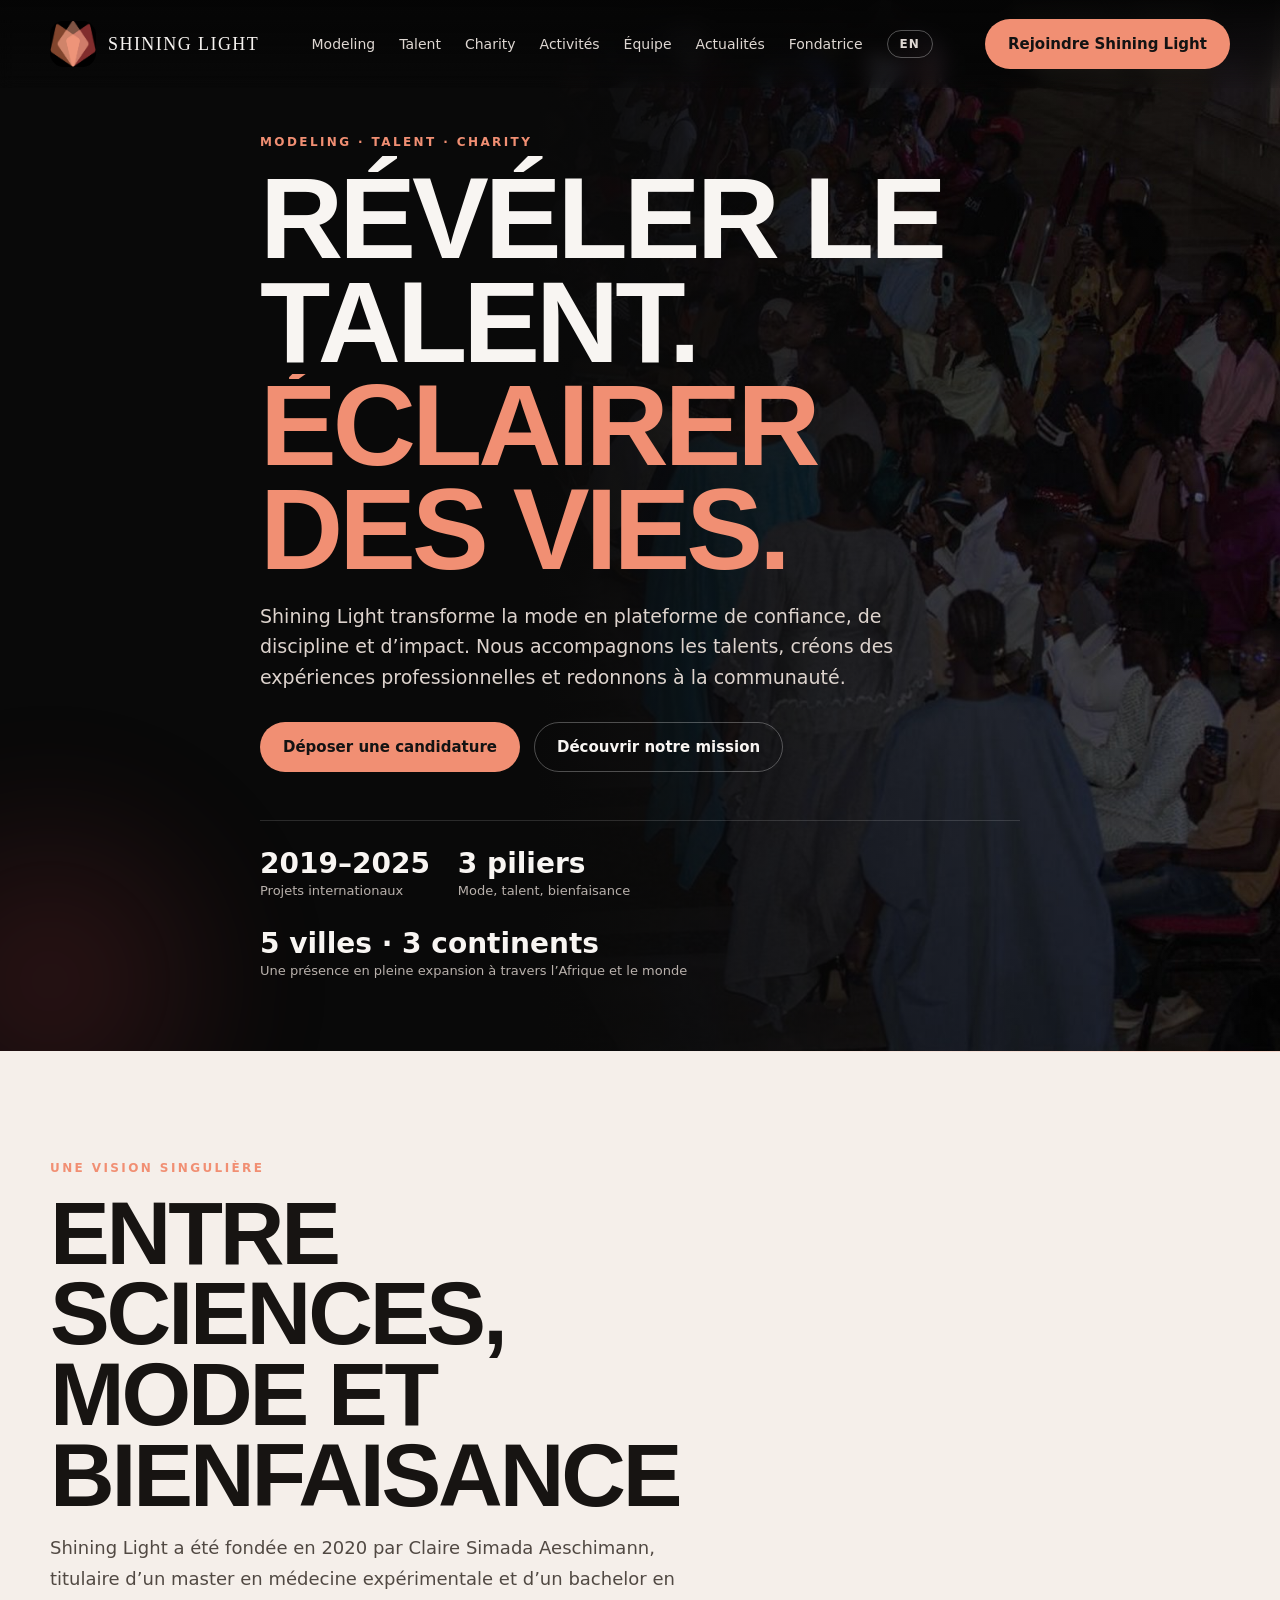
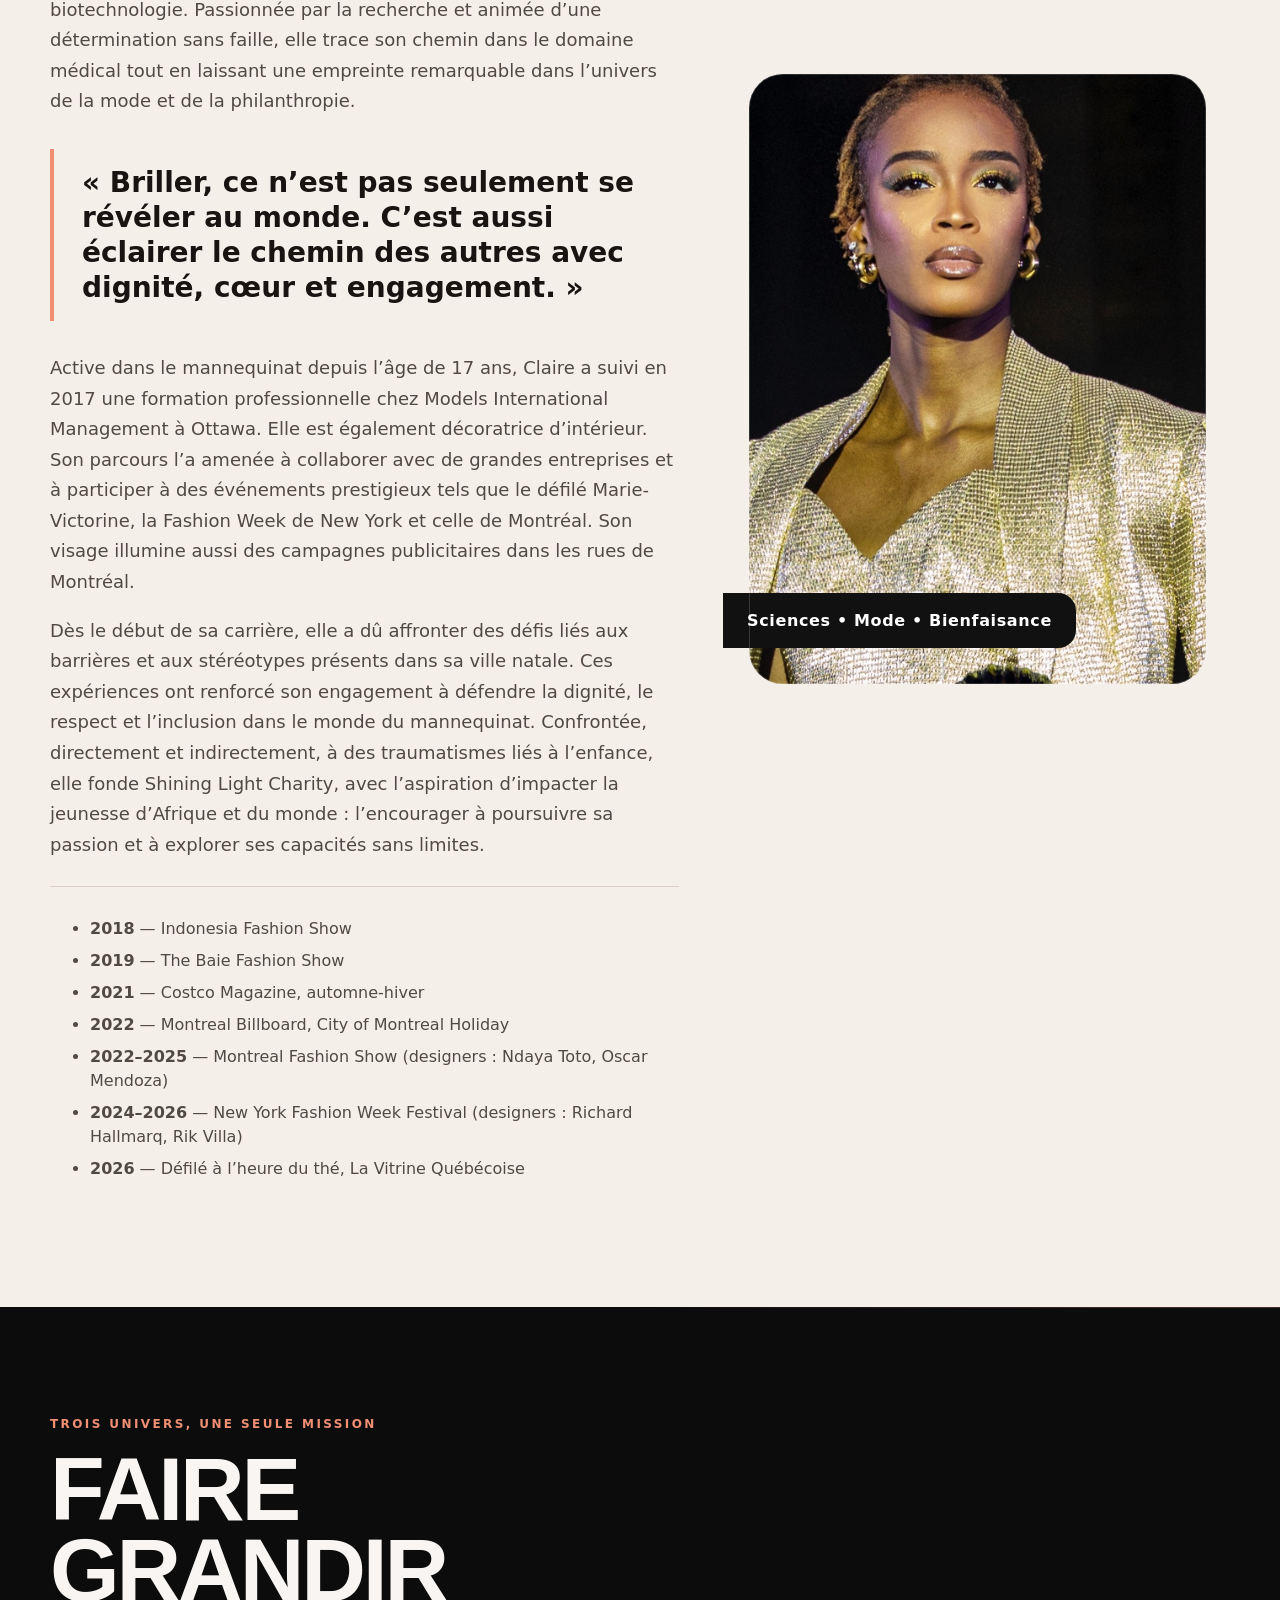
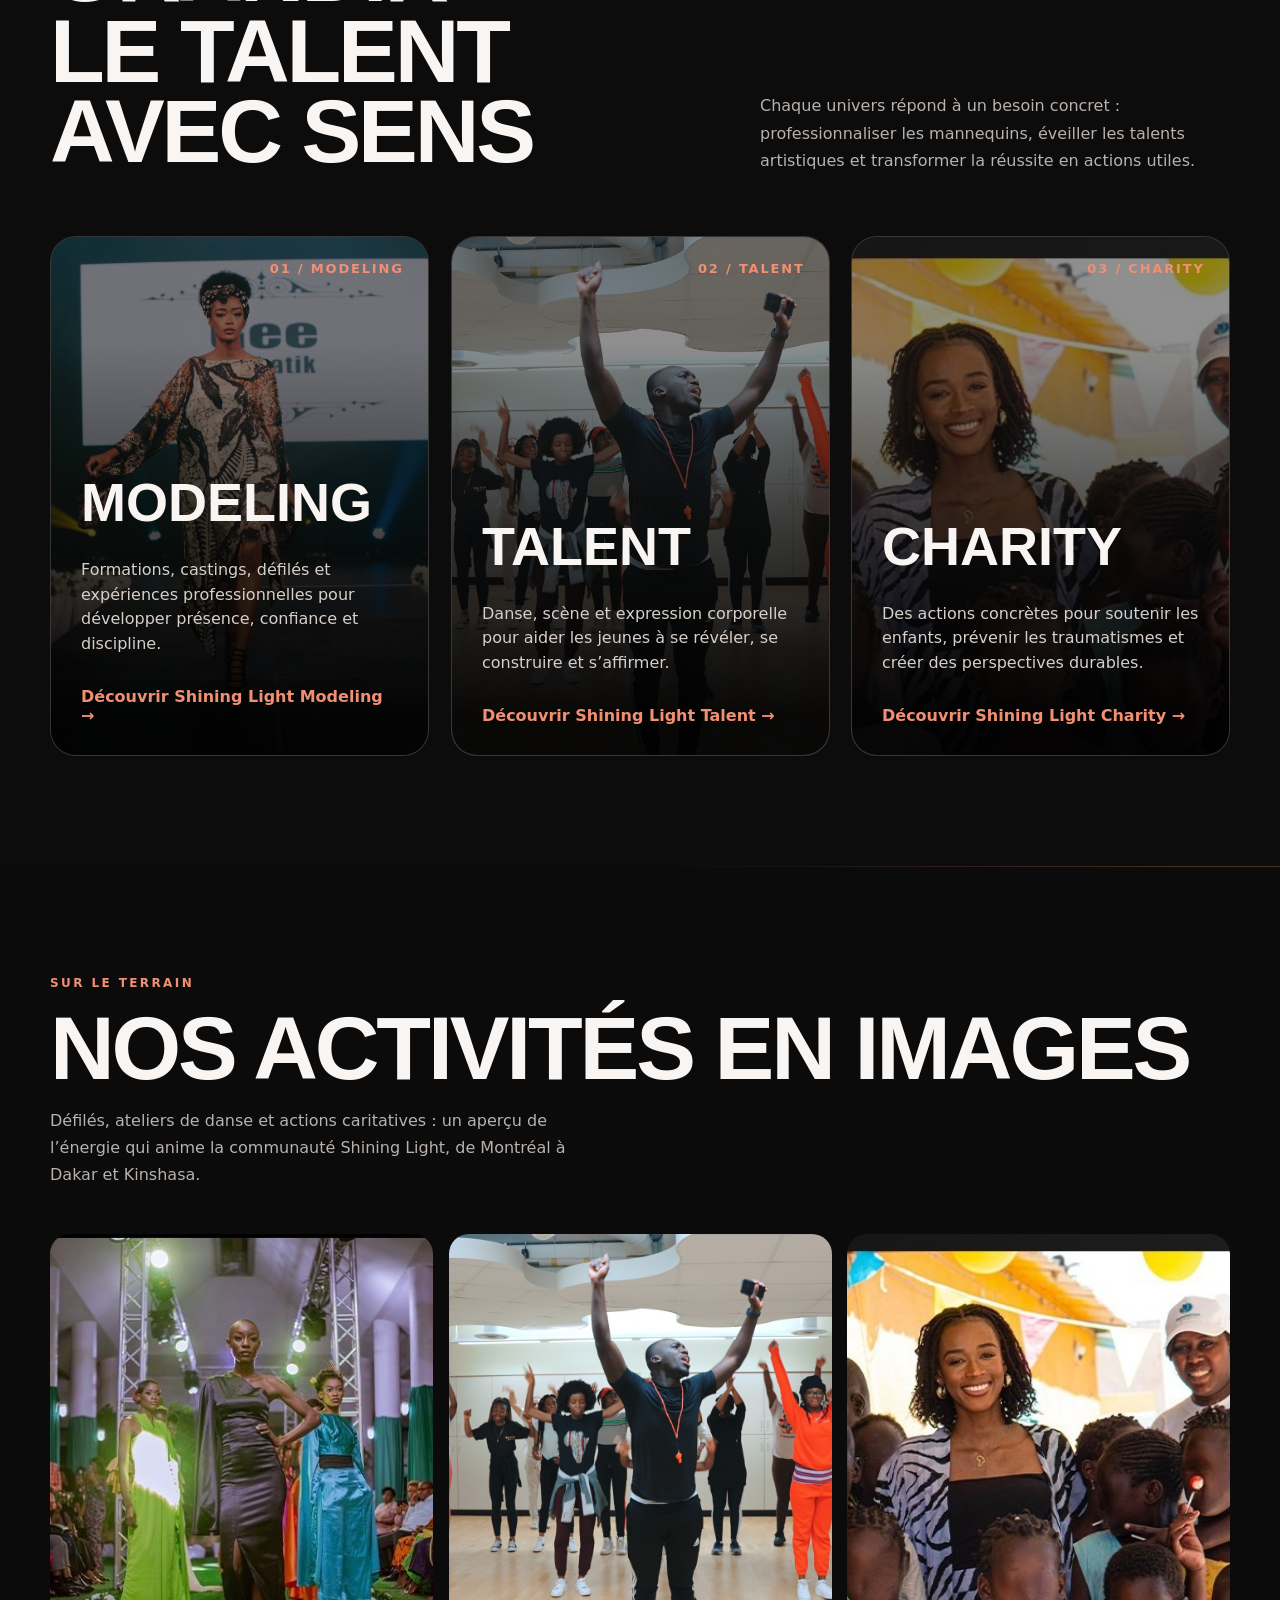
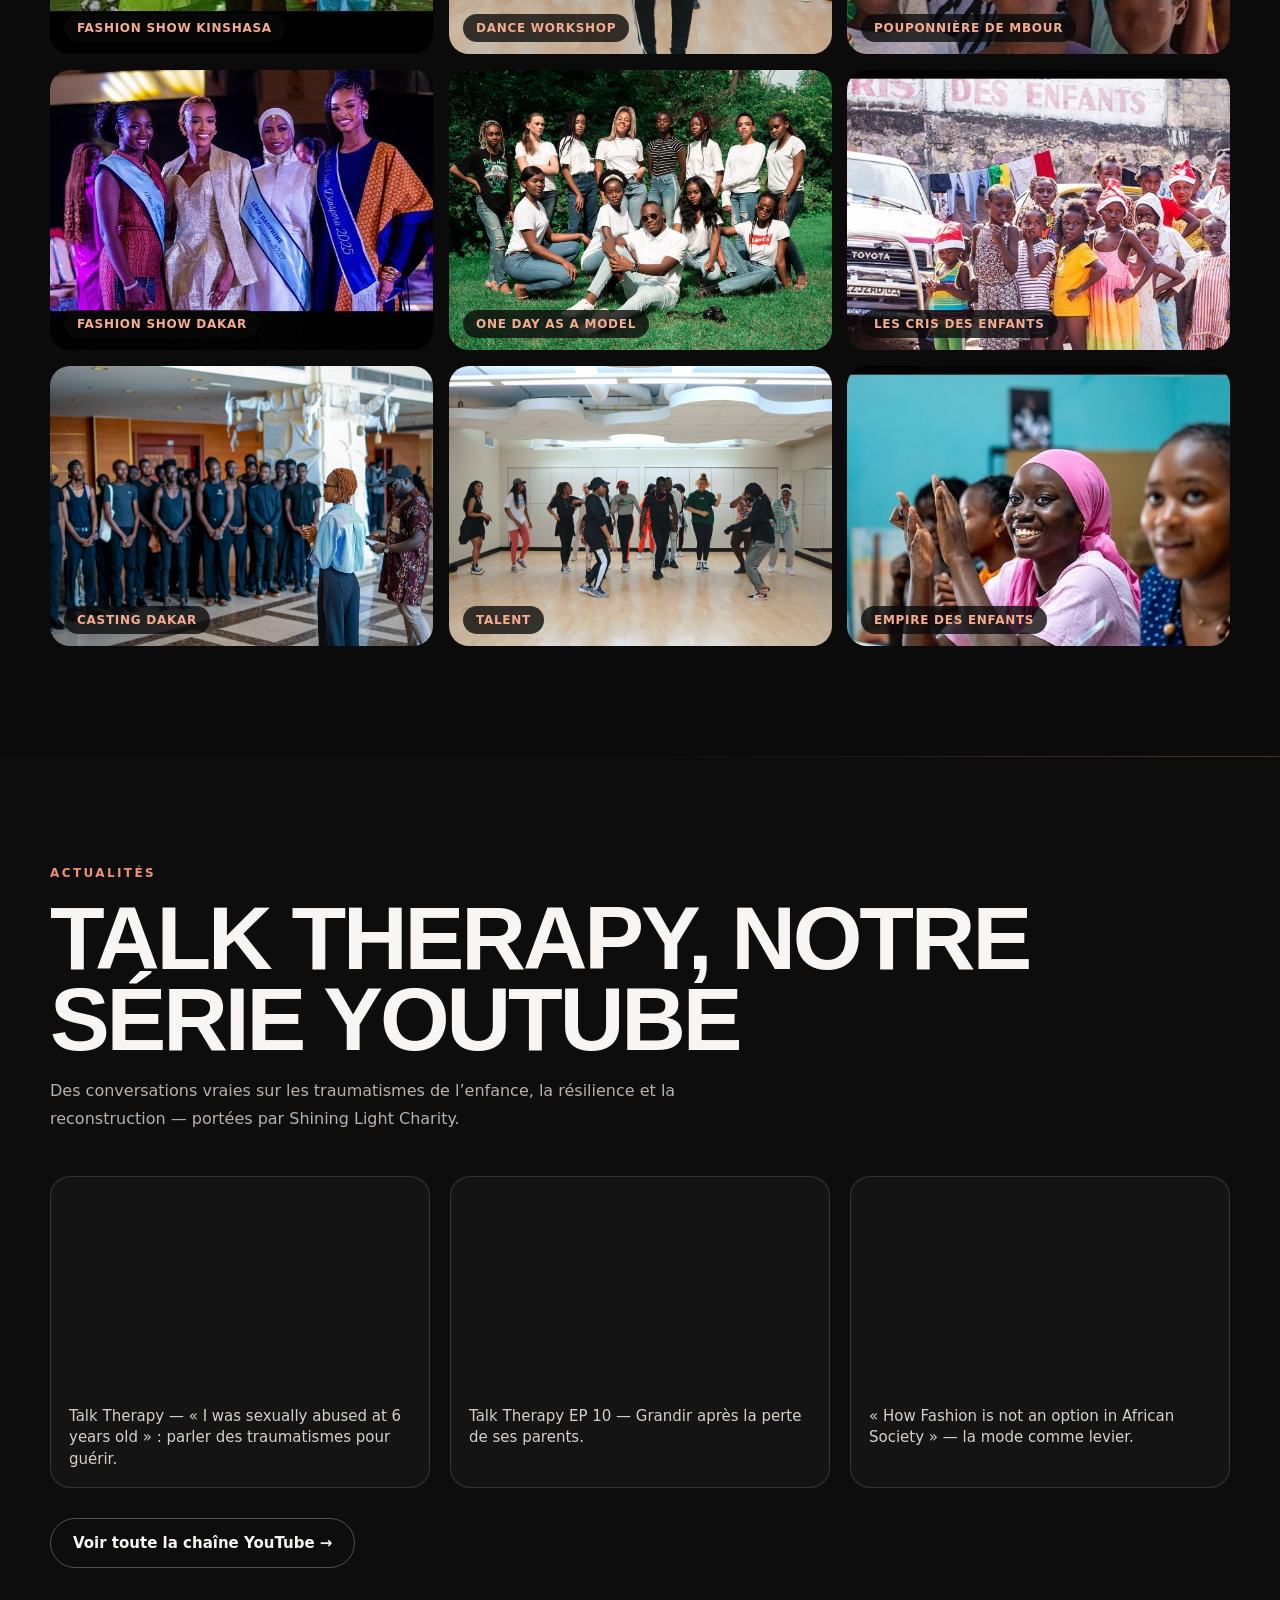
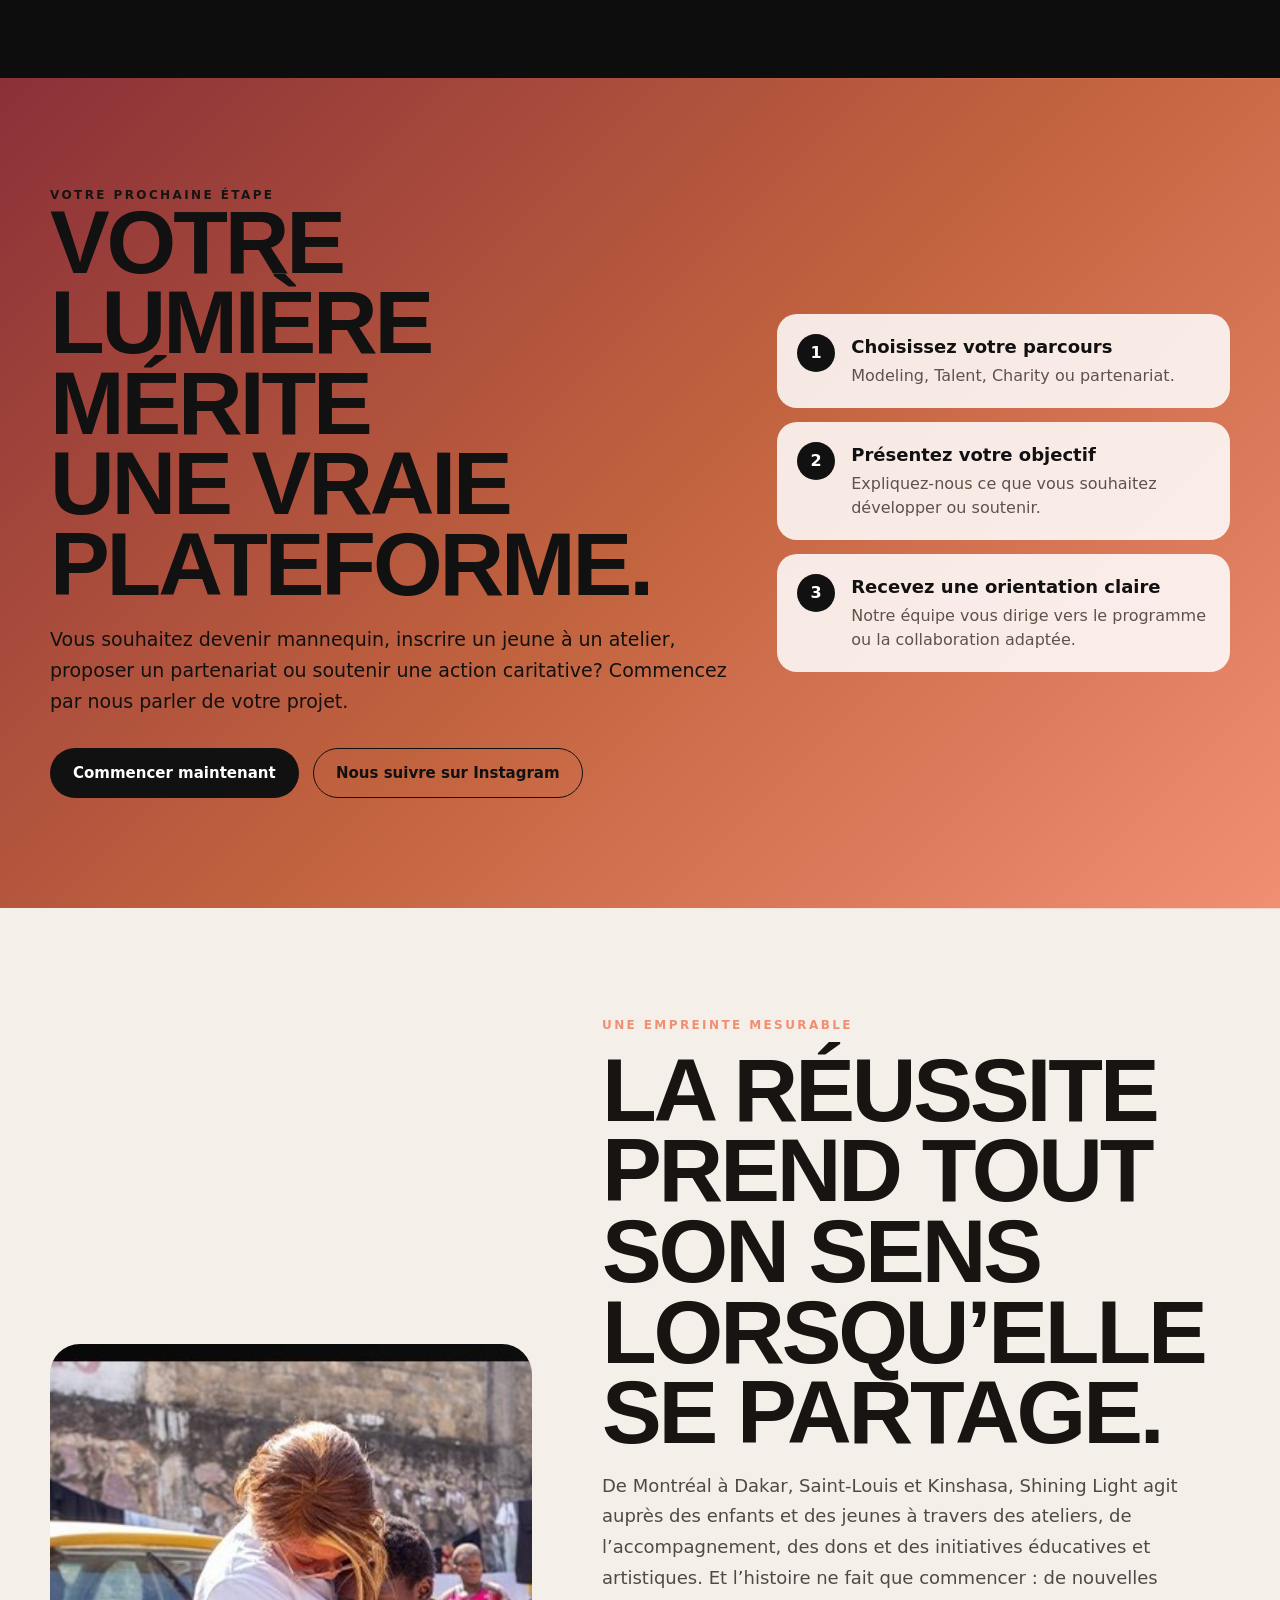
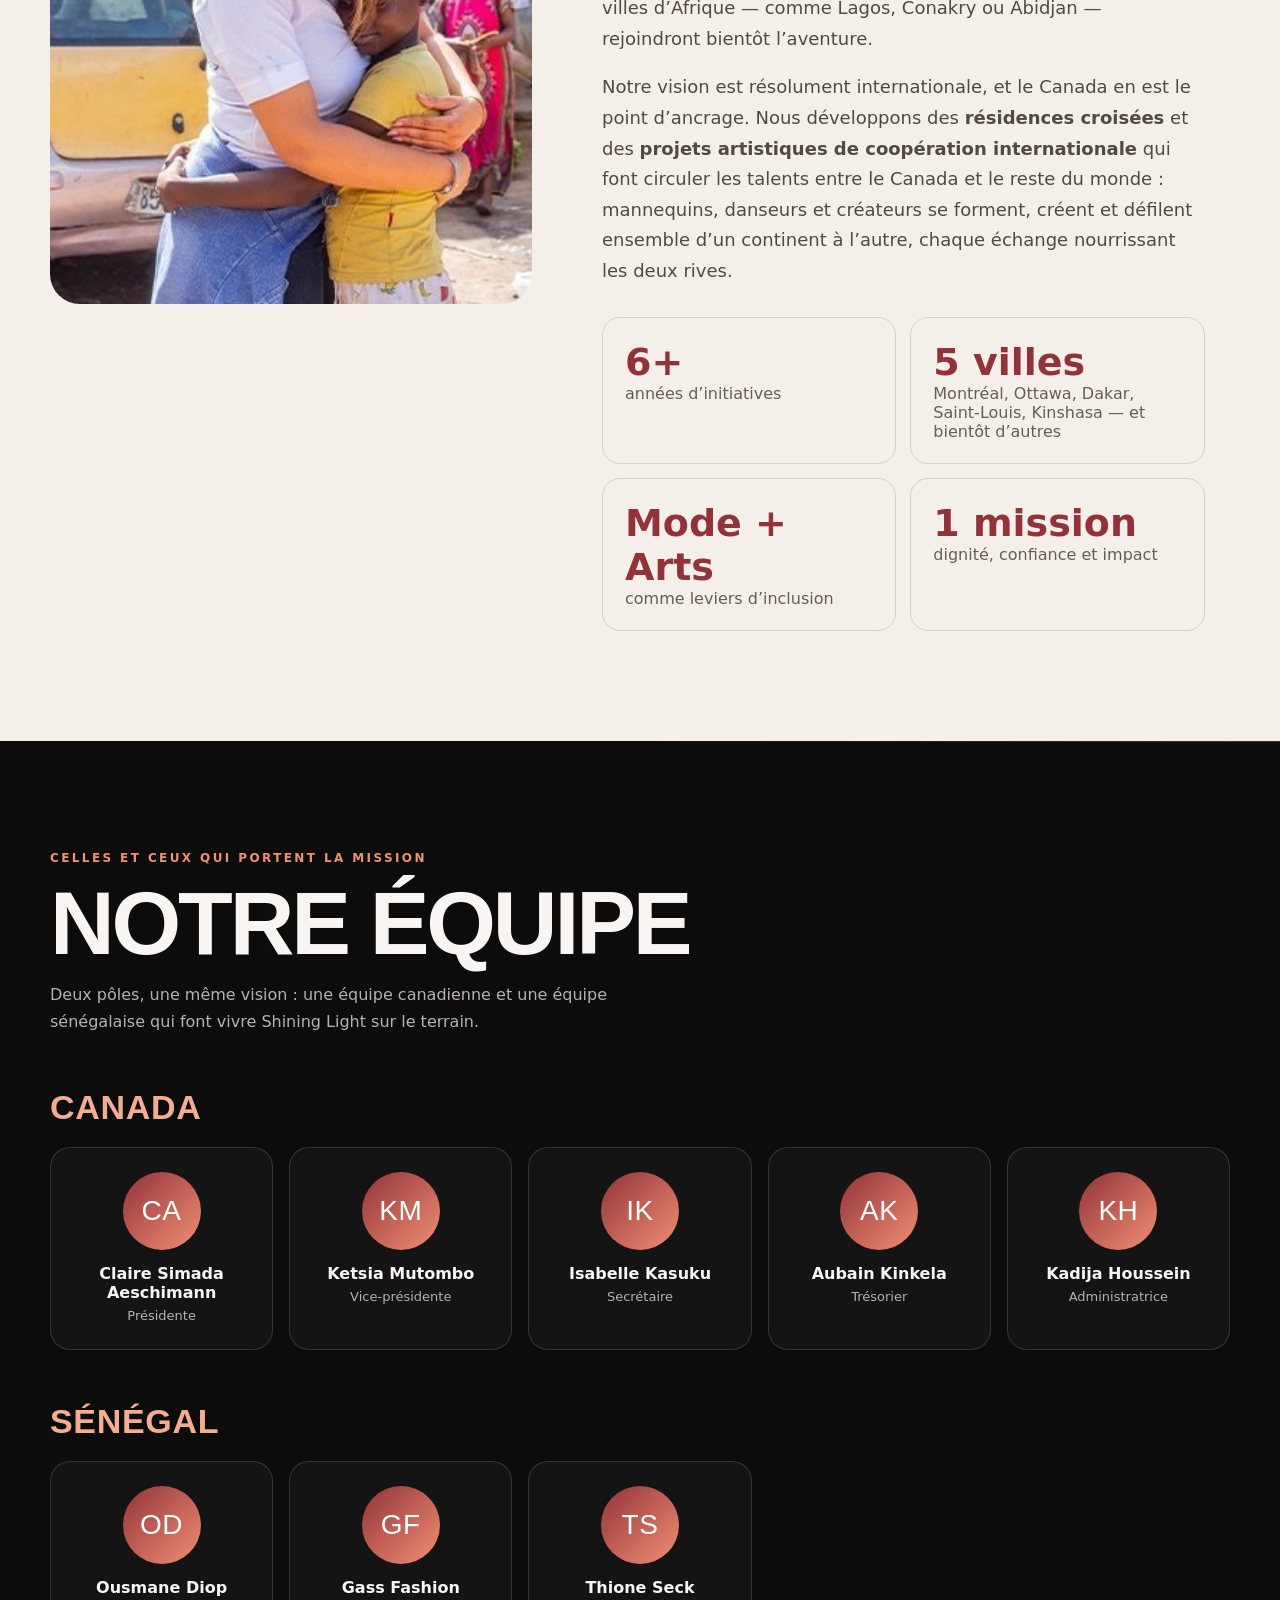
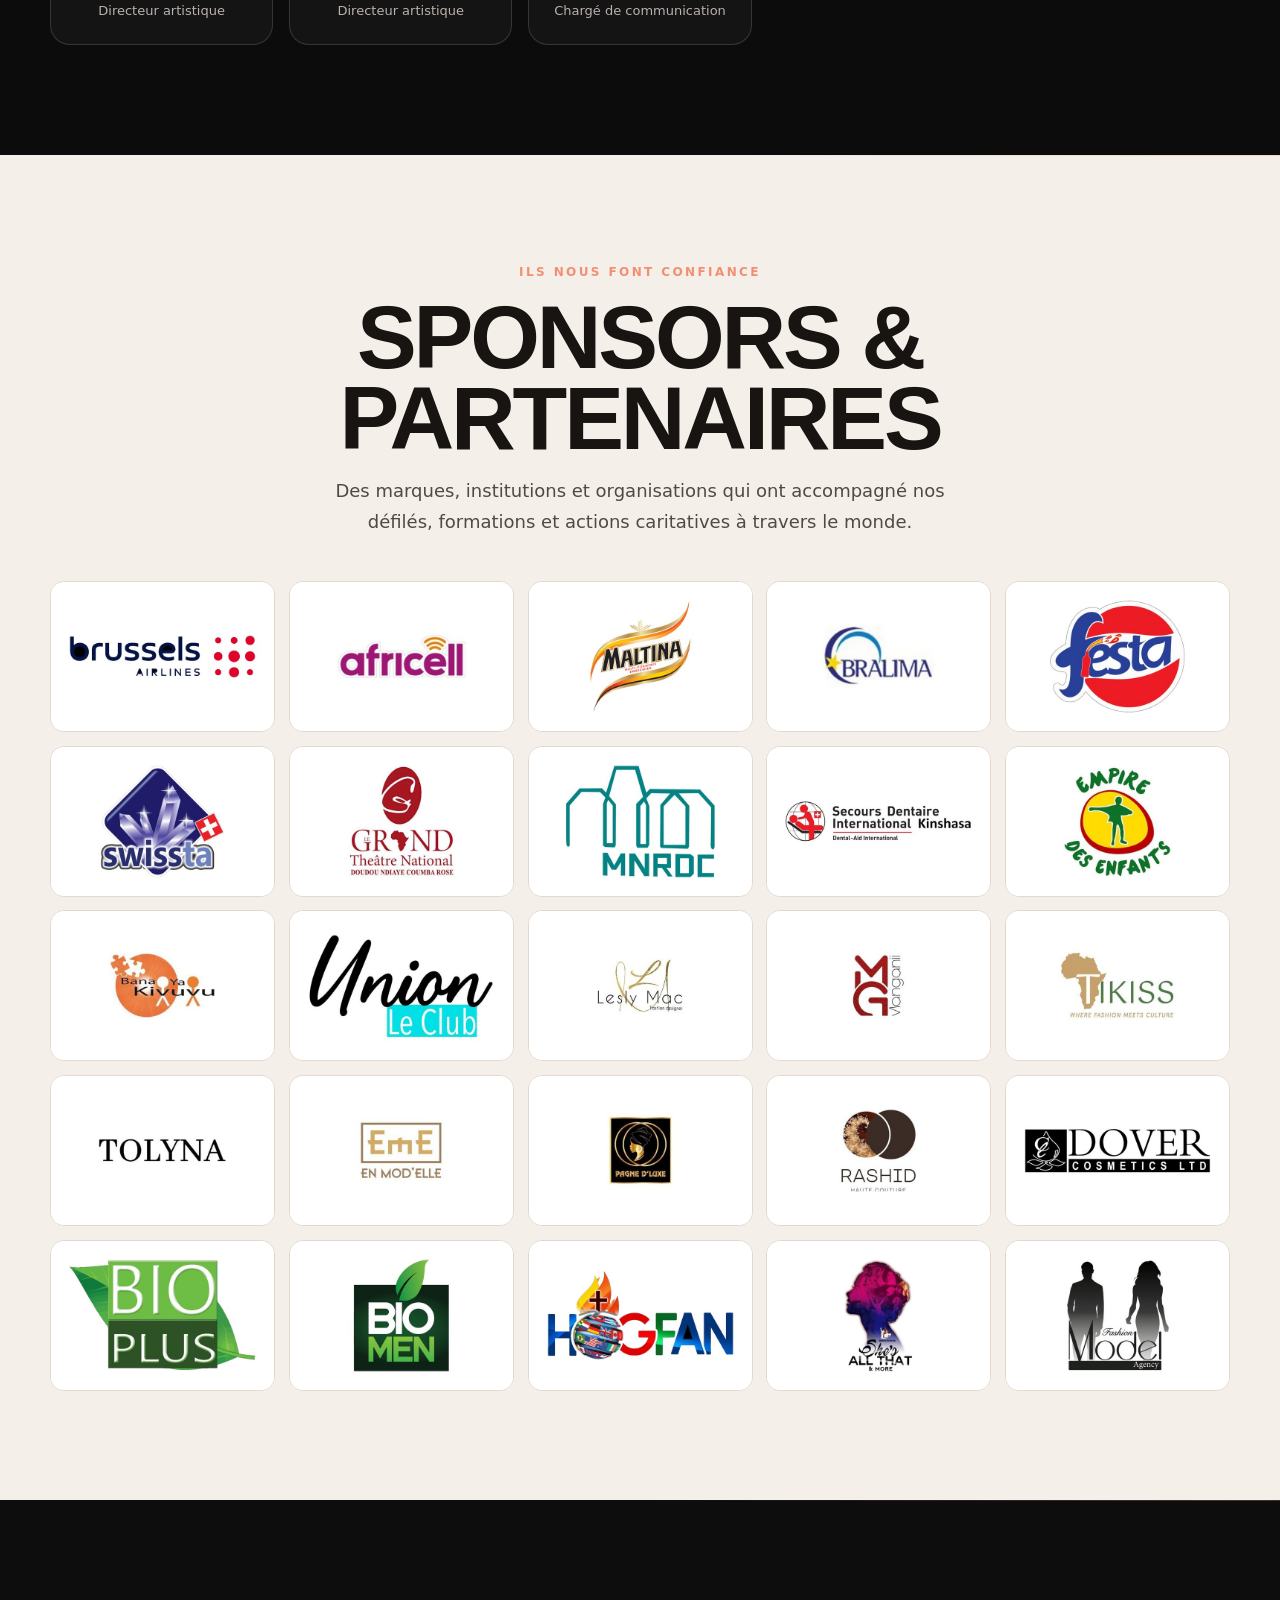
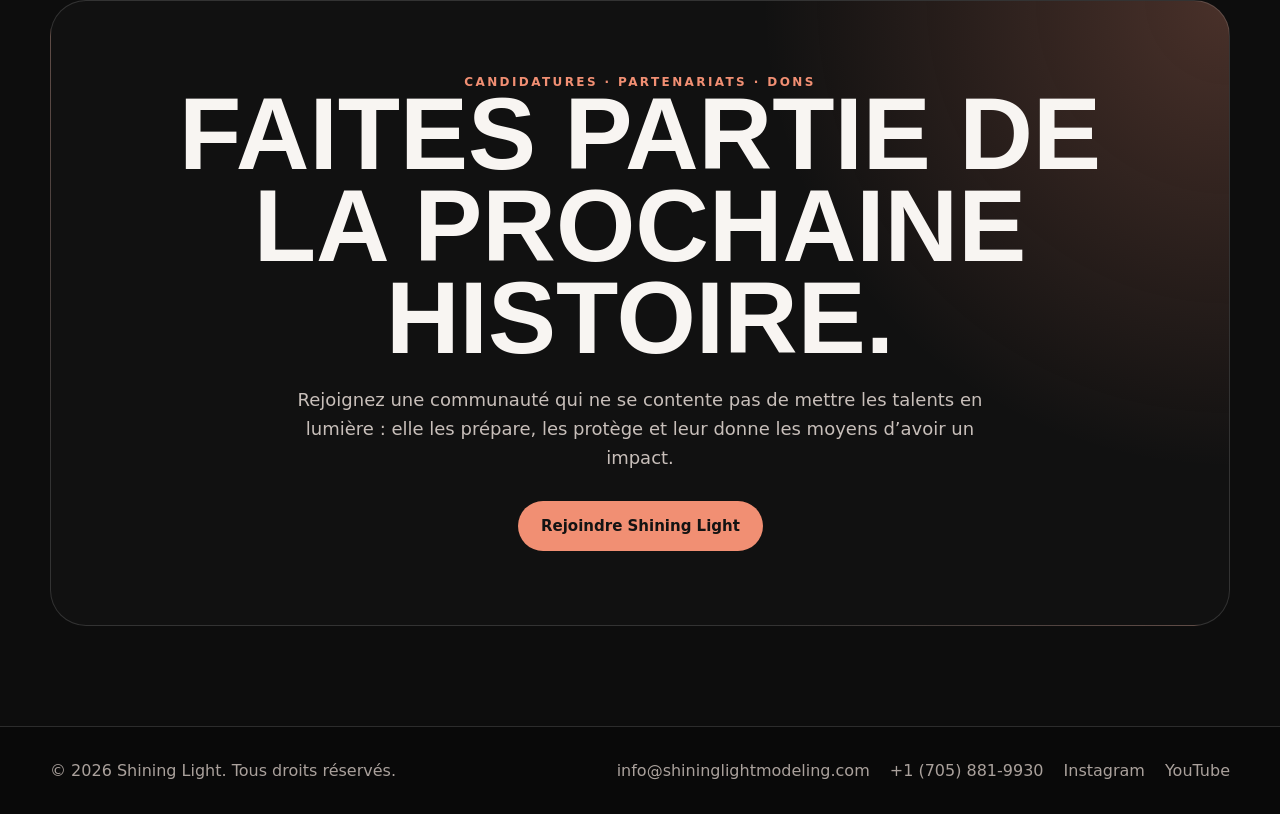
<file: index.html>
<!doctype html>
<html lang="fr">
<head>
  <meta charset="utf-8" />
  <meta name="viewport" content="width=device-width, initial-scale=1" />
  <meta name="description" content="Shining Light révèle les talents, forme les mannequins et transforme la réussite en impact social durable." />
  <title>Shining Light — Mode, Talent et Impact</title>
  <link rel="stylesheet" href="assets/styles.css">
</head>
<body>
  <header class="nav">
    <div class="wrap nav-inner">
      <a class="brand" href="index.html"><img src="assets/logo-embleme.jpg" alt="Logo Shining Light"><span>SHINING LIGHT</span></a>
      <nav class="links" aria-label="Navigation principale"><a href="modeling.html">Modeling</a><a href="talent.html">Talent</a><a href="charity.html">Charity</a><a href="#activites">Activités</a><a href="#equipe">Équipe</a><a href="#actualites">Actualités</a><a href="#fondatrice">Fondatrice</a><a class="lang" href="en/index.html" lang="en" hreflang="en">EN</a></nav>
      <a class="btn btn-primary" href="inscription.html">Rejoindre Shining Light</a>
    </div>
  </header>

  <main>
    <section class="hero" id="accueil">
      <div class="wrap hero-content">
        <div class="eyebrow">Modeling · Talent · Charity</div>
        <h1>Révéler le talent.<br><span>Éclairer des vies.</span></h1>
        <p>Shining Light transforme la mode en plateforme de confiance, de discipline et d’impact. Nous accompagnons les talents, créons des expériences professionnelles et redonnons à la communauté.</p>
        <div class="actions"><a class="btn btn-primary" href="inscription.html">Déposer une candidature</a><a class="btn btn-ghost" href="#univers">Découvrir notre mission</a></div>
        <div class="proof"><div><strong>2019–2025</strong><span>Projets internationaux</span></div><div><strong>3 piliers</strong><span>Mode, talent, bienfaisance</span></div><div><strong>5 villes · 3 continents</strong><span>Une présence en pleine expansion à travers l’Afrique et le monde</span></div></div>
      </div>
    </section>

    <section class="intro" id="fondatrice">
      <div class="wrap intro-grid">
        <div>
          <div class="eyebrow">Une vision singulière</div>
          <h2 class="section-title">Entre sciences, mode et bienfaisance</h2>
          <p>Shining Light a été fondée en 2020 par Claire Simada Aeschimann, titulaire d’un master en médecine expérimentale et d’un bachelor en biotechnologie. Passionnée par la recherche et animée d’une détermination sans faille, elle trace son chemin dans le domaine médical tout en laissant une empreinte remarquable dans l’univers de la mode et de la philanthropie.</p>
          <div class="quote">« Briller, ce n’est pas seulement se révéler au monde. C’est aussi éclairer le chemin des autres avec dignité, cœur et engagement. »</div>
          <p class="bodycopy">Active dans le mannequinat depuis l’âge de 17 ans, Claire a suivi en 2017 une formation professionnelle chez Models International Management à Ottawa. Elle est également décoratrice d’intérieur. Son parcours l’a amenée à collaborer avec de grandes entreprises et à participer à des événements prestigieux tels que le défilé Marie-Victorine, la Fashion Week de New York et celle de Montréal. Son visage illumine aussi des campagnes publicitaires dans les rues de Montréal.</p>
          <p class="bodycopy">Dès le début de sa carrière, elle a dû affronter des défis liés aux barrières et aux stéréotypes présents dans sa ville natale. Ces expériences ont renforcé son engagement à défendre la dignité, le respect et l’inclusion dans le monde du mannequinat. Confrontée, directement et indirectement, à des traumatismes liés à l’enfance, elle fonde Shining Light Charity, avec l’aspiration d’impacter la jeunesse d’Afrique et du monde : l’encourager à poursuivre sa passion et à explorer ses capacités sans limites.</p>
          <ul class="parcours">
            <li><strong>2018</strong> — Indonesia Fashion Show</li>
            <li><strong>2019</strong> — The Baie Fashion Show</li>
            <li><strong>2021</strong> — Costco Magazine, automne-hiver</li>
            <li><strong>2022</strong> — Montreal Billboard, City of Montreal Holiday</li>
            <li><strong>2022–2025</strong> — Montreal Fashion Show (designers : Ndaya Toto, Oscar Mendoza)</li>
            <li><strong>2024–2026</strong> — New York Fashion Week Festival (designers : Richard Hallmarq, Rik Villa)</li>
            <li><strong>2026</strong> — Défilé à l’heure du thé, La Vitrine Québécoise</li>
          </ul>
        </div>
        <div class="portrait-card"><img src="assets/founder-portrait.jpg" alt="Claire Simada Aeschimann, fondatrice de Shining Light, en défilé"></div>
      </div>
    </section>

    <section class="pillars" id="univers">
      <div class="wrap">
        <div class="pillar-head"><div><div class="eyebrow">Trois univers, une seule mission</div><h2 class="section-title">Faire grandir le talent avec sens</h2></div><p>Chaque univers répond à un besoin concret : professionnaliser les mannequins, éveiller les talents artistiques et transformer la réussite en actions utiles.</p></div>
        <div class="cards">
          <article class="card"><img src="assets/modeling-grid.jpg" alt="Défilés et formations de mannequins"><span class="card-num">01 / MODELING</span><div class="card-overlay"><h3>Modeling</h3><p>Formations, castings, défilés et expériences professionnelles pour développer présence, confiance et discipline.</p><a class="card-link" href="modeling.html">Découvrir Shining Light Modeling →</a></div></article>
          <article class="card"><img src="assets/talent-workshop.jpg" alt="Atelier artistique Shining Light Talent"><span class="card-num">02 / TALENT</span><div class="card-overlay"><h3>Talent</h3><p>Danse, scène et expression corporelle pour aider les jeunes à se révéler, se construire et s’affirmer.</p><a class="card-link" href="talent.html">Découvrir Shining Light Talent →</a></div></article>
          <article class="card"><img src="assets/char-e.jpg" alt="Actions communautaires Shining Light Charity"><span class="card-num">03 / CHARITY</span><div class="card-overlay"><h3>Charity</h3><p>Des actions concrètes pour soutenir les enfants, prévenir les traumatismes et créer des perspectives durables.</p><a class="card-link" href="charity.html">Découvrir Shining Light Charity →</a></div></article>
        </div>
      </div>
    </section>

    <section class="galerie" id="activites">
      <div class="wrap">
        <div class="eyebrow">Sur le terrain</div>
        <h2 class="section-title">Nos activités en images</h2>
        <p style="max-width:560px;color:var(--muted);line-height:1.7;margin:0">Défilés, ateliers de danse et actions caritatives : un aperçu de l’énergie qui anime la communauté Shining Light, de Montréal à Dakar et Kinshasa.</p>
        <div class="galerie-grid">
          <div class="gitem tall"><img src="assets/mode-f.jpg" alt="Fashion Show Kinshasa"><span>Fashion Show Kinshasa</span></div>
          <div class="gitem tall"><img src="assets/activite-01.jpg" alt="Atelier de danse Shining Light Talent"><span>Dance Workshop</span></div>
          <div class="gitem tall"><img src="assets/char-e.jpg" alt="Pouponnière de Mbour"><span>Pouponnière de Mbour</span></div>
          <div class="gitem"><img src="assets/mode-d.jpg" alt="Fashion Show Dakar"><span>Fashion Show Dakar</span></div>
          <div class="gitem"><img src="assets/mode-diversite-01.jpg" alt="Groupe One Day as a Model, Ottawa 2021"><span>One Day as a Model</span></div>
          <div class="gitem"><img src="assets/char-c.jpg" alt="Orphelinat Les cris des enfants, Kinshasa"><span>Les cris des enfants</span></div>
          <div class="gitem"><img src="assets/mode-b.jpg" alt="Casting Shining Light Fashion Show à Dakar"><span>Casting Dakar</span></div>
          <div class="gitem"><img src="assets/activite-03.jpg" alt="Atelier collectif de danse"><span>Talent</span></div>
          <div class="gitem"><img src="assets/char-a.jpg" alt="Empire des Enfants, Dakar"><span>Empire des Enfants</span></div>
        </div>
      </div>
    </section>

    <section class="videos" id="actualites">
      <div class="wrap">
        <div class="eyebrow">Actualités</div>
        <h2 class="section-title">Talk Therapy, notre série YouTube</h2>
        <p style="max-width:640px;color:var(--muted);line-height:1.7;margin:0">Des conversations vraies sur les traumatismes de l’enfance, la résilience et la reconstruction — portées par Shining Light Charity.</p>
        <div class="videos-grid">
          <div class="video-card"><div class="frame"><iframe src="https://www.youtube-nocookie.com/embed/4BaQhgANZzE" title="Talk Therapy — Traumas" loading="lazy" allowfullscreen></iframe></div><p>Talk Therapy — « I was sexually abused at 6 years old » : parler des traumatismes pour guérir.</p></div>
          <div class="video-card"><div class="frame"><iframe src="https://www.youtube-nocookie.com/embed/0Of-gsG7lXo" title="Talk Therapy — EP 10" loading="lazy" allowfullscreen></iframe></div><p>Talk Therapy EP 10 — Grandir après la perte de ses parents.</p></div>
          <div class="video-card"><div class="frame"><iframe src="https://www.youtube-nocookie.com/embed/NFZxQ-vdpgQ" title="How Fashion is not an option in African Society" loading="lazy" allowfullscreen></iframe></div><p>« How Fashion is not an option in African Society » — la mode comme levier.</p></div>
        </div>
        <div class="actions"><a class="btn btn-ghost" href="https://youtube.com/@shininglightcharityy" target="_blank" rel="noopener">Voir toute la chaîne YouTube →</a></div>
      </div>
    </section>

    <section class="conversion" id="candidature">
      <div class="wrap conversion-grid">
        <div><div class="eyebrow" style="color:#171412">Votre prochaine étape</div><h2 class="section-title">Votre lumière mérite une vraie plateforme.</h2><p style="font-size:19px;line-height:1.65;max-width:680px">Vous souhaitez devenir mannequin, inscrire un jeune à un atelier, proposer un partenariat ou soutenir une action caritative? Commencez par nous parler de votre projet.</p><div class="actions"><a class="btn" style="background:#111;color:#fff" href="inscription.html">Commencer maintenant</a><a class="btn" style="border-color:#111" href="https://www.instagram.com/shininglightm/" target="_blank" rel="noopener">Nous suivre sur Instagram</a></div></div>
        <div class="steps"><div class="step"><b>1</b><div><h4>Choisissez votre parcours</h4><p>Modeling, Talent, Charity ou partenariat.</p></div></div><div class="step"><b>2</b><div><h4>Présentez votre objectif</h4><p>Expliquez-nous ce que vous souhaitez développer ou soutenir.</p></div></div><div class="step"><b>3</b><div><h4>Recevez une orientation claire</h4><p>Notre équipe vous dirige vers le programme ou la collaboration adaptée.</p></div></div></div>
      </div>
    </section>

    <section class="impact" id="impact">
      <div class="wrap impact-grid">
        <img src="assets/char-d.jpg" alt="Actions de Shining Light auprès des enfants et des communautés">
        <div><div class="eyebrow">Une empreinte mesurable</div><h2 class="section-title">La réussite prend tout son sens lorsqu’elle se partage.</h2><p class="bodycopy">De Montréal à Dakar, Saint-Louis et Kinshasa, Shining Light agit auprès des enfants et des jeunes à travers des ateliers, de l’accompagnement, des dons et des initiatives éducatives et artistiques. Et l’histoire ne fait que commencer : de nouvelles villes d’Afrique — comme Lagos, Conakry ou Abidjan — rejoindront bientôt l’aventure.</p><p class="bodycopy">Notre vision est résolument internationale, et le Canada en est le point d’ancrage. Nous développons des <strong>résidences croisées</strong> et des <strong>projets artistiques de coopération internationale</strong> qui font circuler les talents entre le Canada et le reste du monde : mannequins, danseurs et créateurs se forment, créent et défilent ensemble d’un continent à l’autre, chaque échange nourrissant les deux rives.</p><div class="metrics"><div class="metric"><strong>6+</strong><span>années d’initiatives</span></div><div class="metric"><strong>5 villes</strong><span>Montréal, Ottawa, Dakar, Saint-Louis, Kinshasa — et bientôt d’autres</span></div><div class="metric"><strong>Mode + Arts</strong><span>comme leviers d’inclusion</span></div><div class="metric"><strong>1 mission</strong><span>dignité, confiance et impact</span></div></div></div>
      </div>
    </section>

    <section class="team" id="equipe">
      <div class="wrap">
        <div class="eyebrow">Celles et ceux qui portent la mission</div>
        <h2 class="section-title">Notre équipe</h2>
        <p style="max-width:600px;color:var(--muted);line-height:1.7;margin:0">Deux pôles, une même vision : une équipe canadienne et une équipe sénégalaise qui font vivre Shining Light sur le terrain.</p>

        <div class="team-country">
          <h3>Canada</h3>
          <div class="team-grid">
            <div class="member"><div class="avatar">CA</div><b>Claire Simada Aeschimann</b><span>Présidente</span></div>
            <div class="member"><div class="avatar">KM</div><b>Ketsia Mutombo</b><span>Vice-présidente</span></div>
            <div class="member"><div class="avatar">IK</div><b>Isabelle Kasuku</b><span>Secrétaire</span></div>
            <div class="member"><div class="avatar">AK</div><b>Aubain Kinkela</b><span>Trésorier</span></div>
            <div class="member"><div class="avatar">KH</div><b>Kadija Houssein</b><span>Administratrice</span></div>
          </div>
        </div>

        <div class="team-country">
          <h3>Sénégal</h3>
          <div class="team-grid">
            <div class="member"><div class="avatar">OD</div><b>Ousmane Diop</b><span>Directeur artistique</span></div>
            <div class="member"><div class="avatar">GF</div><b>Gass Fashion</b><span>Directeur artistique</span></div>
            <div class="member"><div class="avatar">TS</div><b>Thione Seck</b><span>Chargé de communication</span></div>
          </div>
        </div>
      </div>
    </section>

    <section class="partners" id="partenaires">
      <div class="wrap">
        <div class="eyebrow">Ils nous font confiance</div>
        <h2 class="section-title">Sponsors &amp; partenaires</h2>
        <p class="bodycopy" style="max-width:640px;margin:0 auto">Des marques, institutions et organisations qui ont accompagné nos défilés, formations et actions caritatives à travers le monde.</p>
        <div class="partners-grid">
          <img src="assets/partners/brussels-airlines.jpg" alt="Brussels Airlines">
          <img src="assets/partners/africell.jpg" alt="Africell">
          <img src="assets/partners/maltina.jpg" alt="Maltina">
          <img src="assets/partners/bralima.jpg" alt="Bralima">
          <img src="assets/partners/festa.jpg" alt="Festa">
          <img src="assets/partners/swissta.jpg" alt="Swissta">
          <img src="assets/partners/grand-theatre.jpg" alt="Le Grand Théâtre National Doudou Ndiaye Coumba Rose">
          <img src="assets/partners/mnrdc.jpg" alt="MNRDC">
          <img src="assets/partners/secours-dentaire.jpg" alt="Secours Dentaire International Kinshasa">
          <img src="assets/partners/empire-des-enfants.jpg" alt="Empire des Enfants">
          <img src="assets/partners/bana-ya-kivuvu.jpg" alt="Bana Ya Kivuvu">
          <img src="assets/partners/union-le-club.jpg" alt="Union Le Club">
          <img src="assets/partners/lesly-mac.jpg" alt="Lesly Mac Fashion Designer">
          <img src="assets/partners/manganii.jpg" alt="MG Manganii">
          <img src="assets/partners/tikiss.jpg" alt="Tikiss — Where Fashion Meets Culture">
          <img src="assets/partners/tolyna.jpg" alt="Tolyna — Made in Africa">
          <img src="assets/partners/eme-modelle.jpg" alt="EmE En Mod'Elle">
          <img src="assets/partners/pagne-dluxe.jpg" alt="Pagne d'Luxe">
          <img src="assets/partners/rashid.jpg" alt="Rashid Haute Couture">
          <img src="assets/partners/dover-cosmetics.jpg" alt="Dover Cosmetics Ltd">
          <img src="assets/partners/bio-plus.jpg" alt="Bio Plus">
          <img src="assets/partners/bio-men.jpg" alt="Bio Men">
          <img src="assets/partners/hogfan.jpg" alt="Hogfan">
          <img src="assets/partners/shes-all-that.jpg" alt="She's All That &amp; More">
          <img src="assets/partners/fashion-model-agency.jpg" alt="Fashion Model Agency">
        </div>
      </div>
    </section>

    <section class="cta">
      <div class="wrap cta-box"><div class="eyebrow">Candidatures · Partenariats · Dons</div><h2>Faites partie de la prochaine histoire.</h2><p>Rejoignez une communauté qui ne se contente pas de mettre les talents en lumière : elle les prépare, les protège et leur donne les moyens d’avoir un impact.</p><a class="btn btn-primary" href="inscription.html">Rejoindre Shining Light</a></div>
    </section>
  </main>

  <footer><div class="wrap footer-grid"><div>© 2026 Shining Light. Tous droits réservés.</div><div class="footer-links"><a href="mailto:info@shininglightmodeling.com">info@shininglightmodeling.com</a><a href="tel:+17058819930">+1 (705) 881-9930</a><a href="https://www.instagram.com/shininglightm/" target="_blank" rel="noopener">Instagram</a><a href="https://youtube.com/@shininglightcharityy" target="_blank" rel="noopener">YouTube</a></div></div></footer>
</body>
</html>
</file>
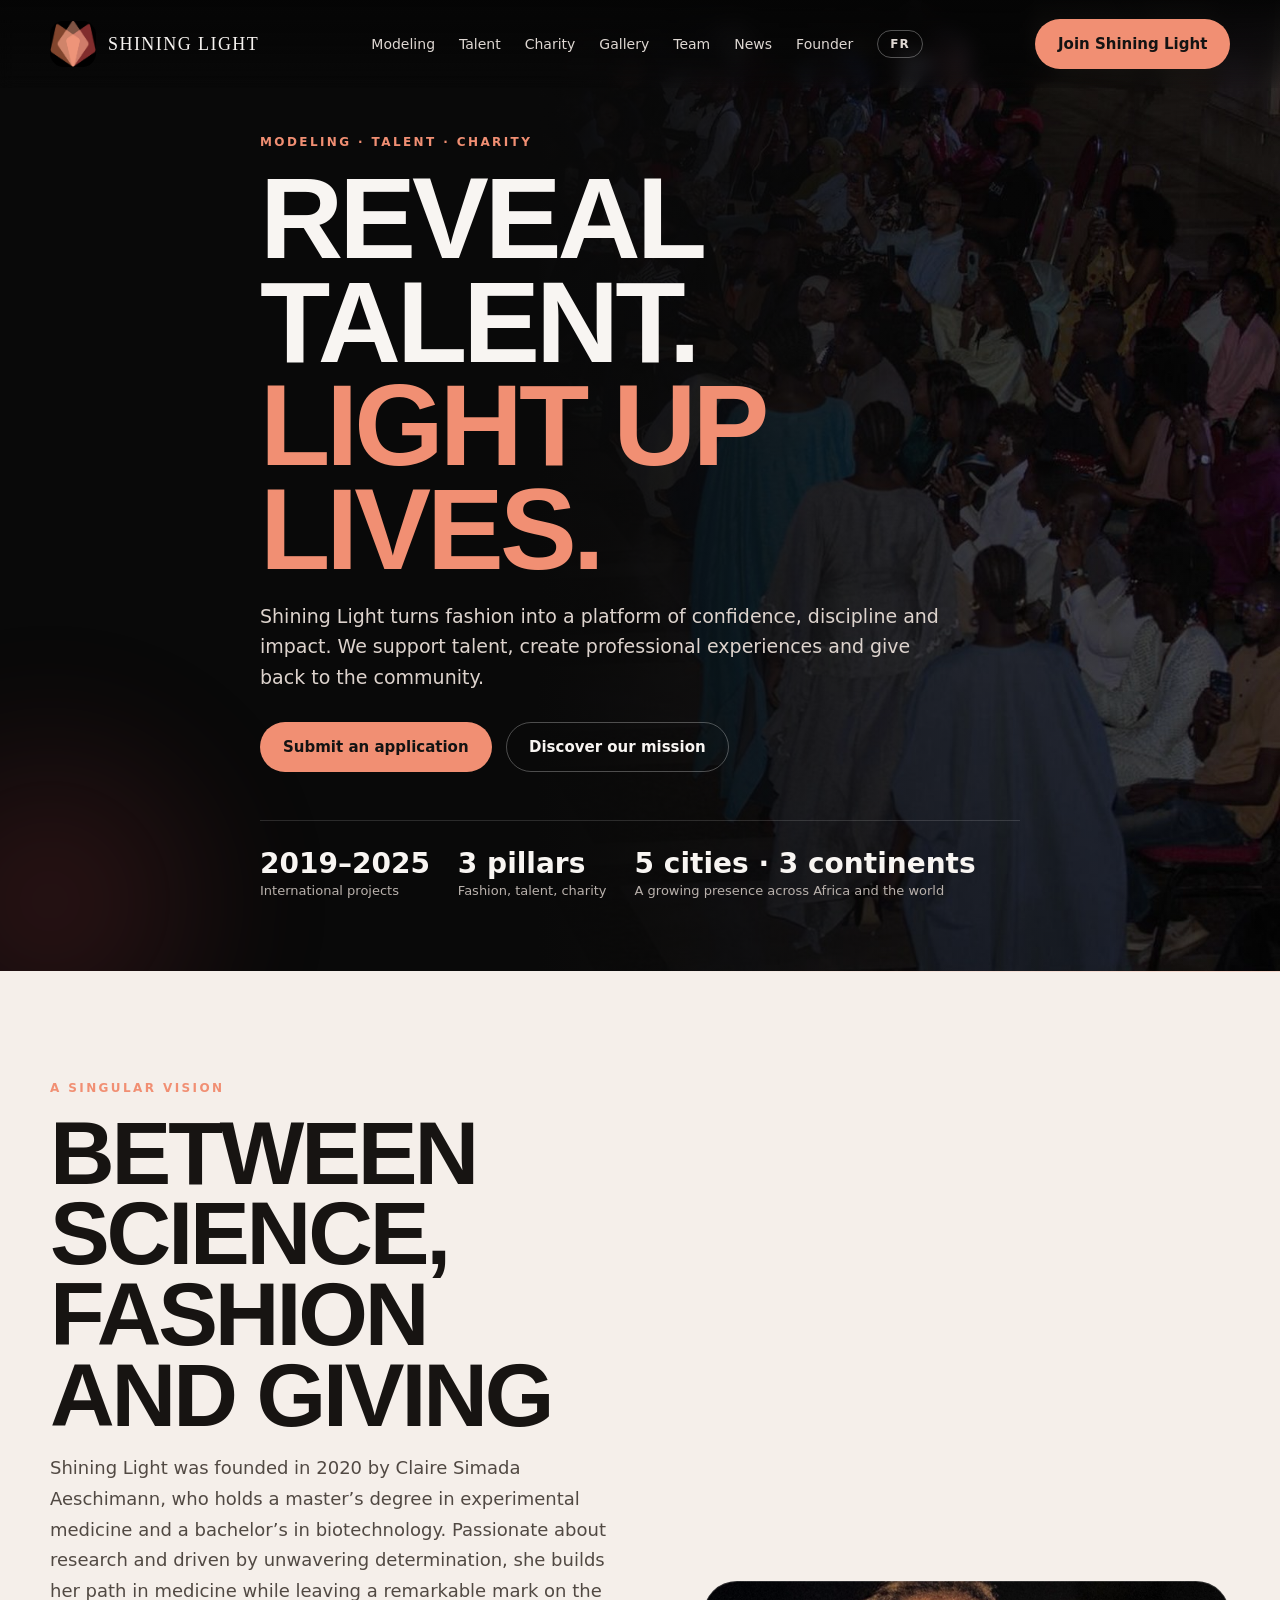
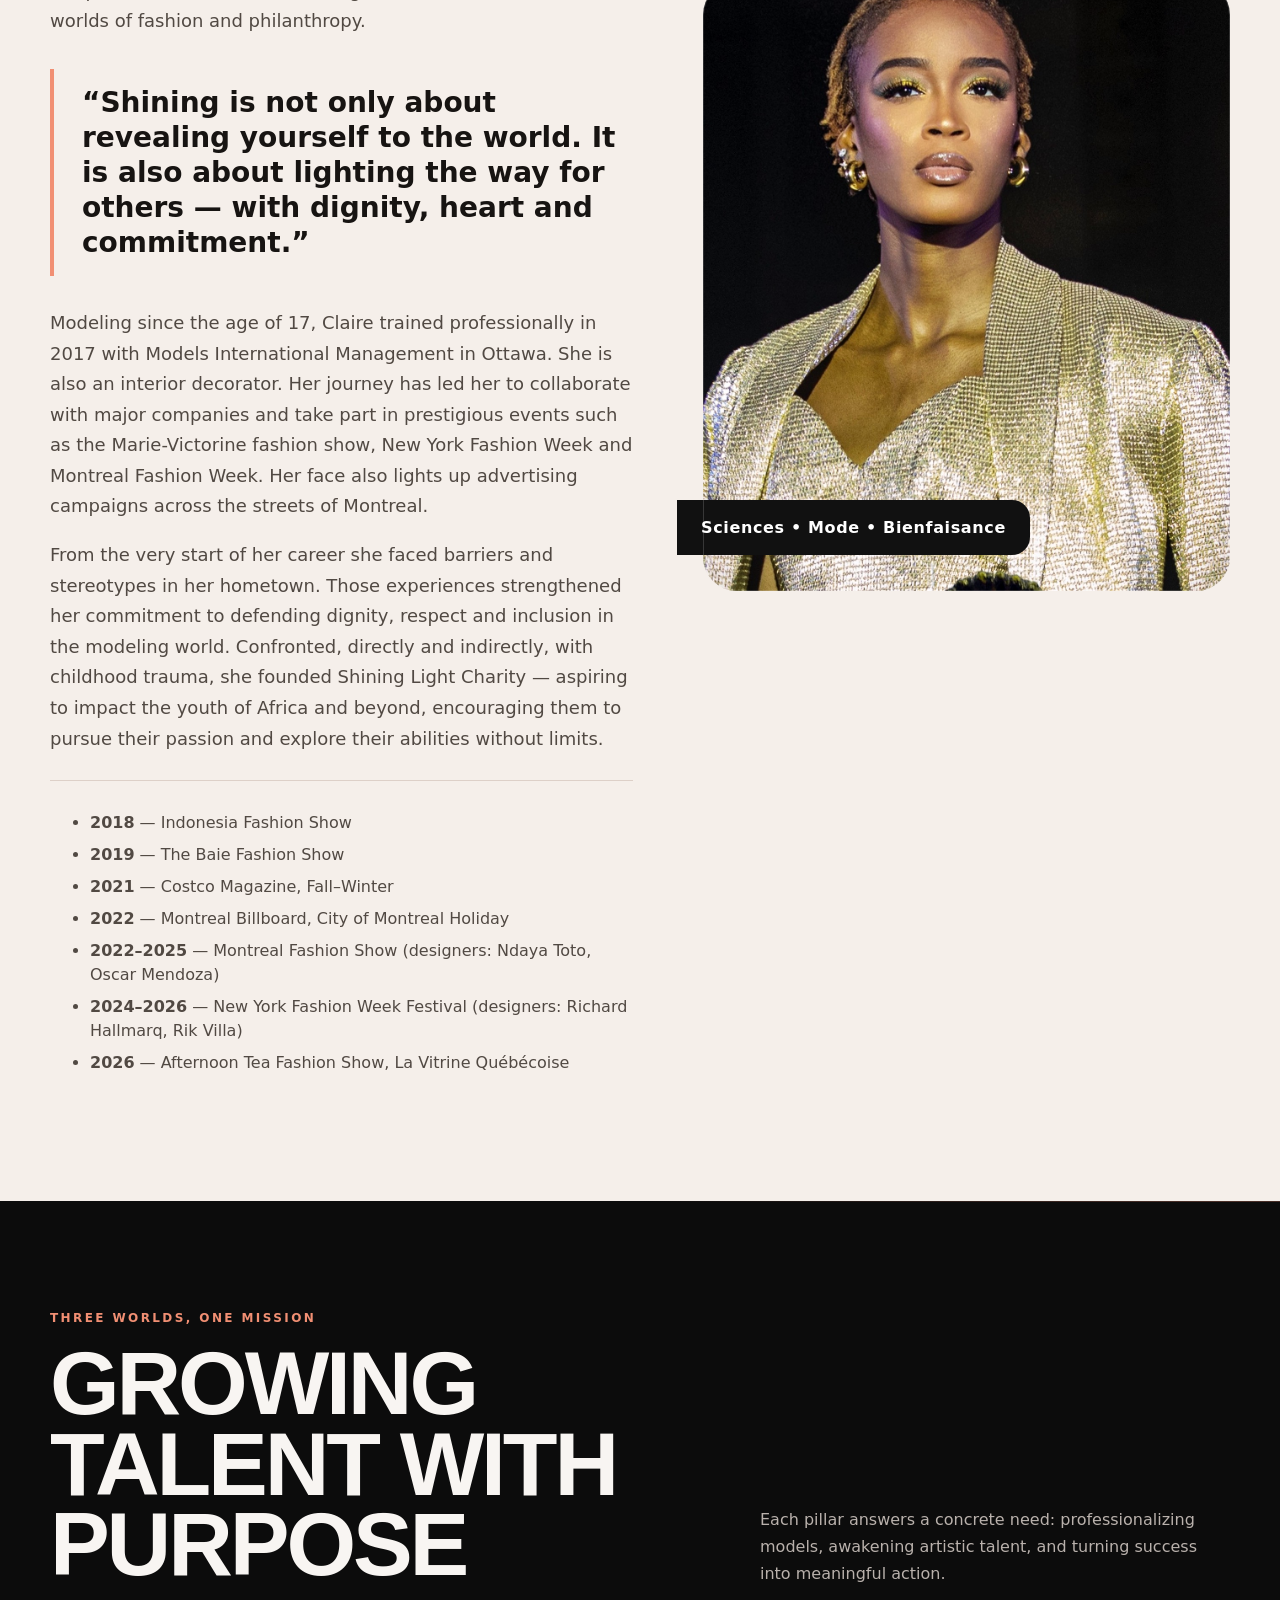
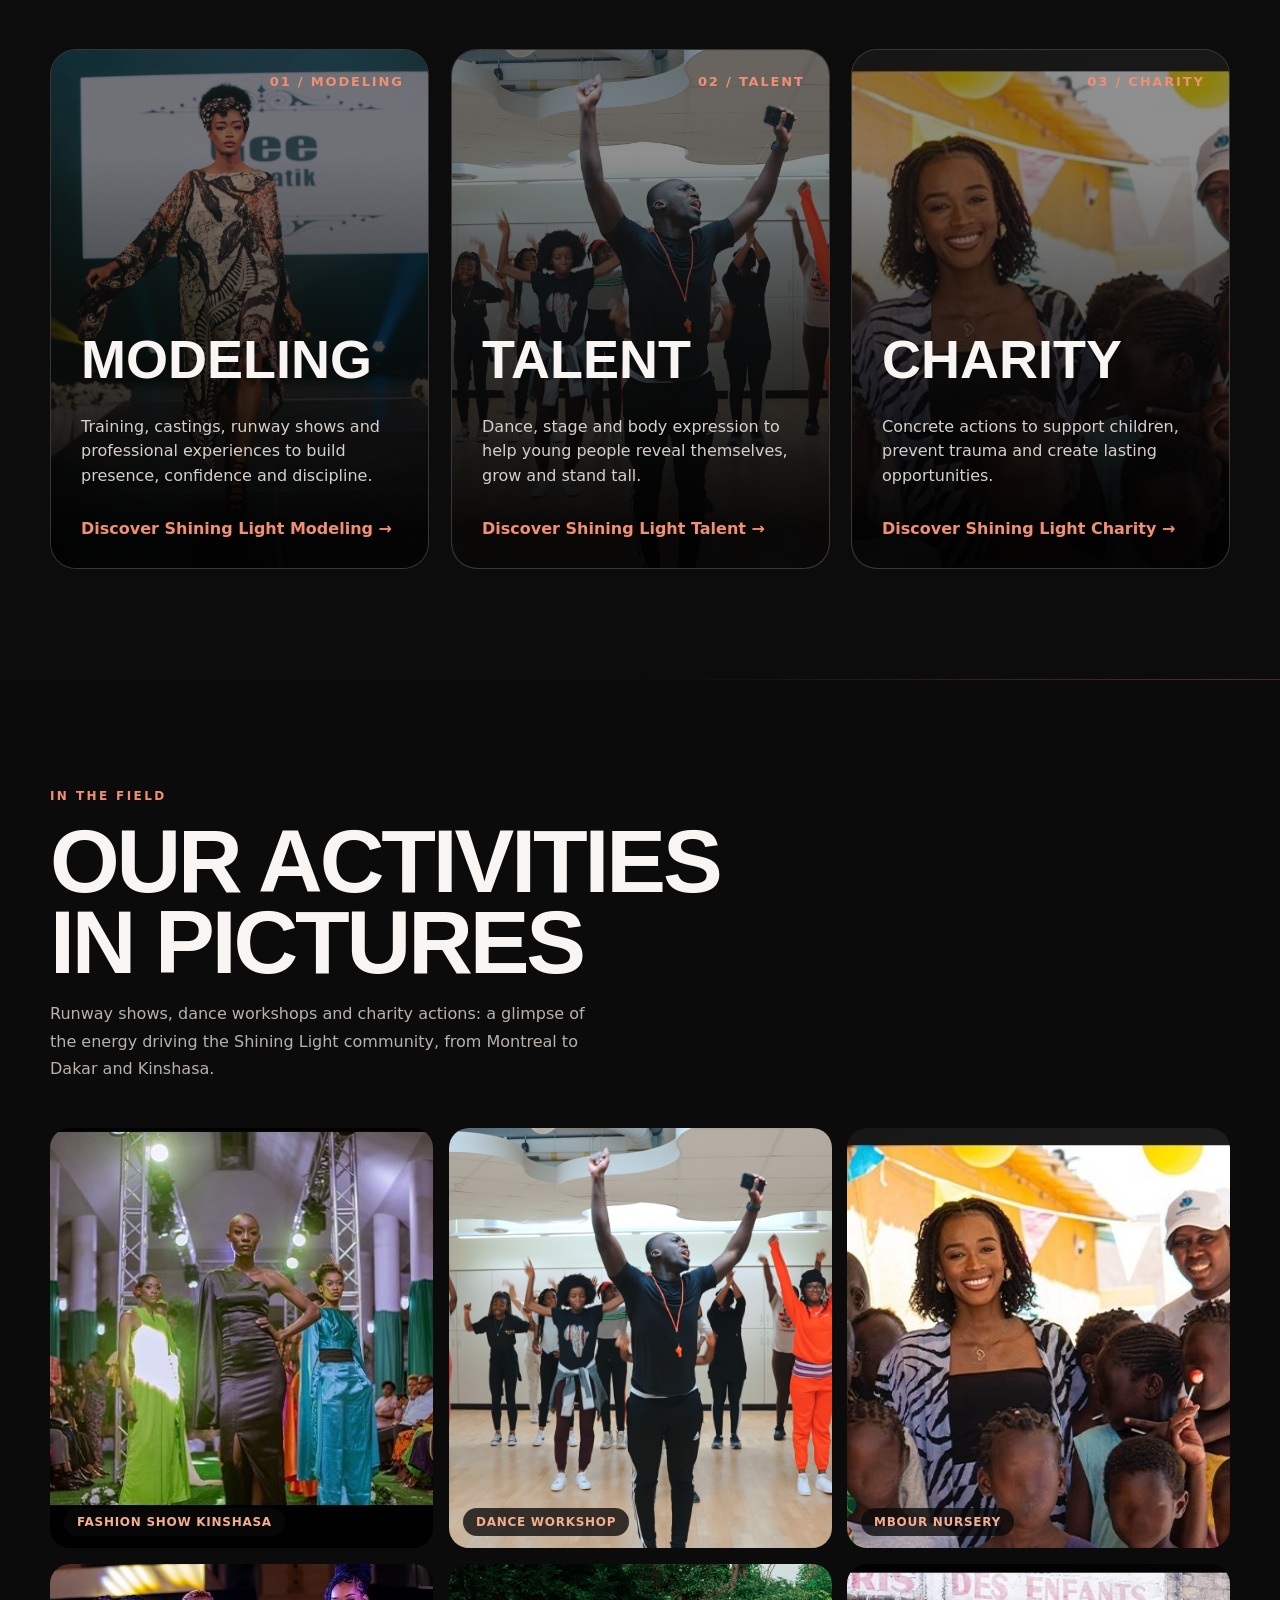
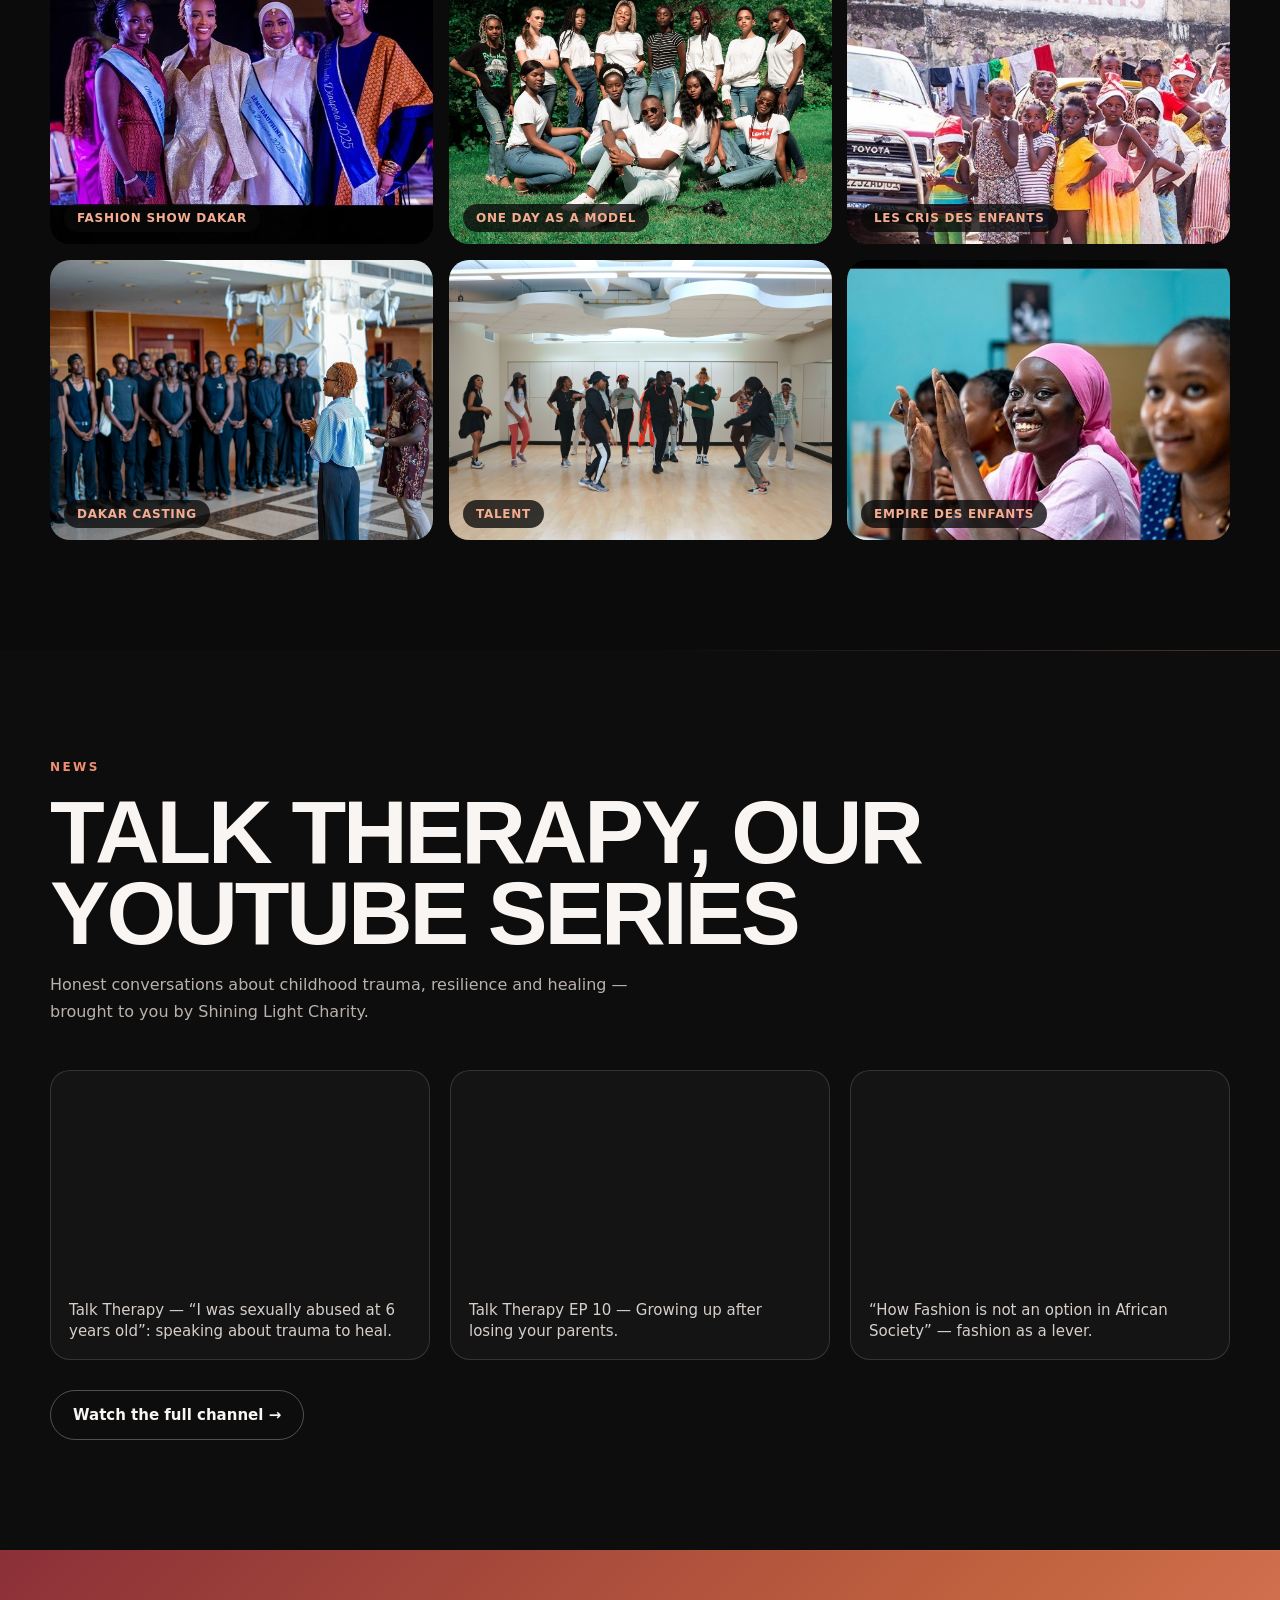
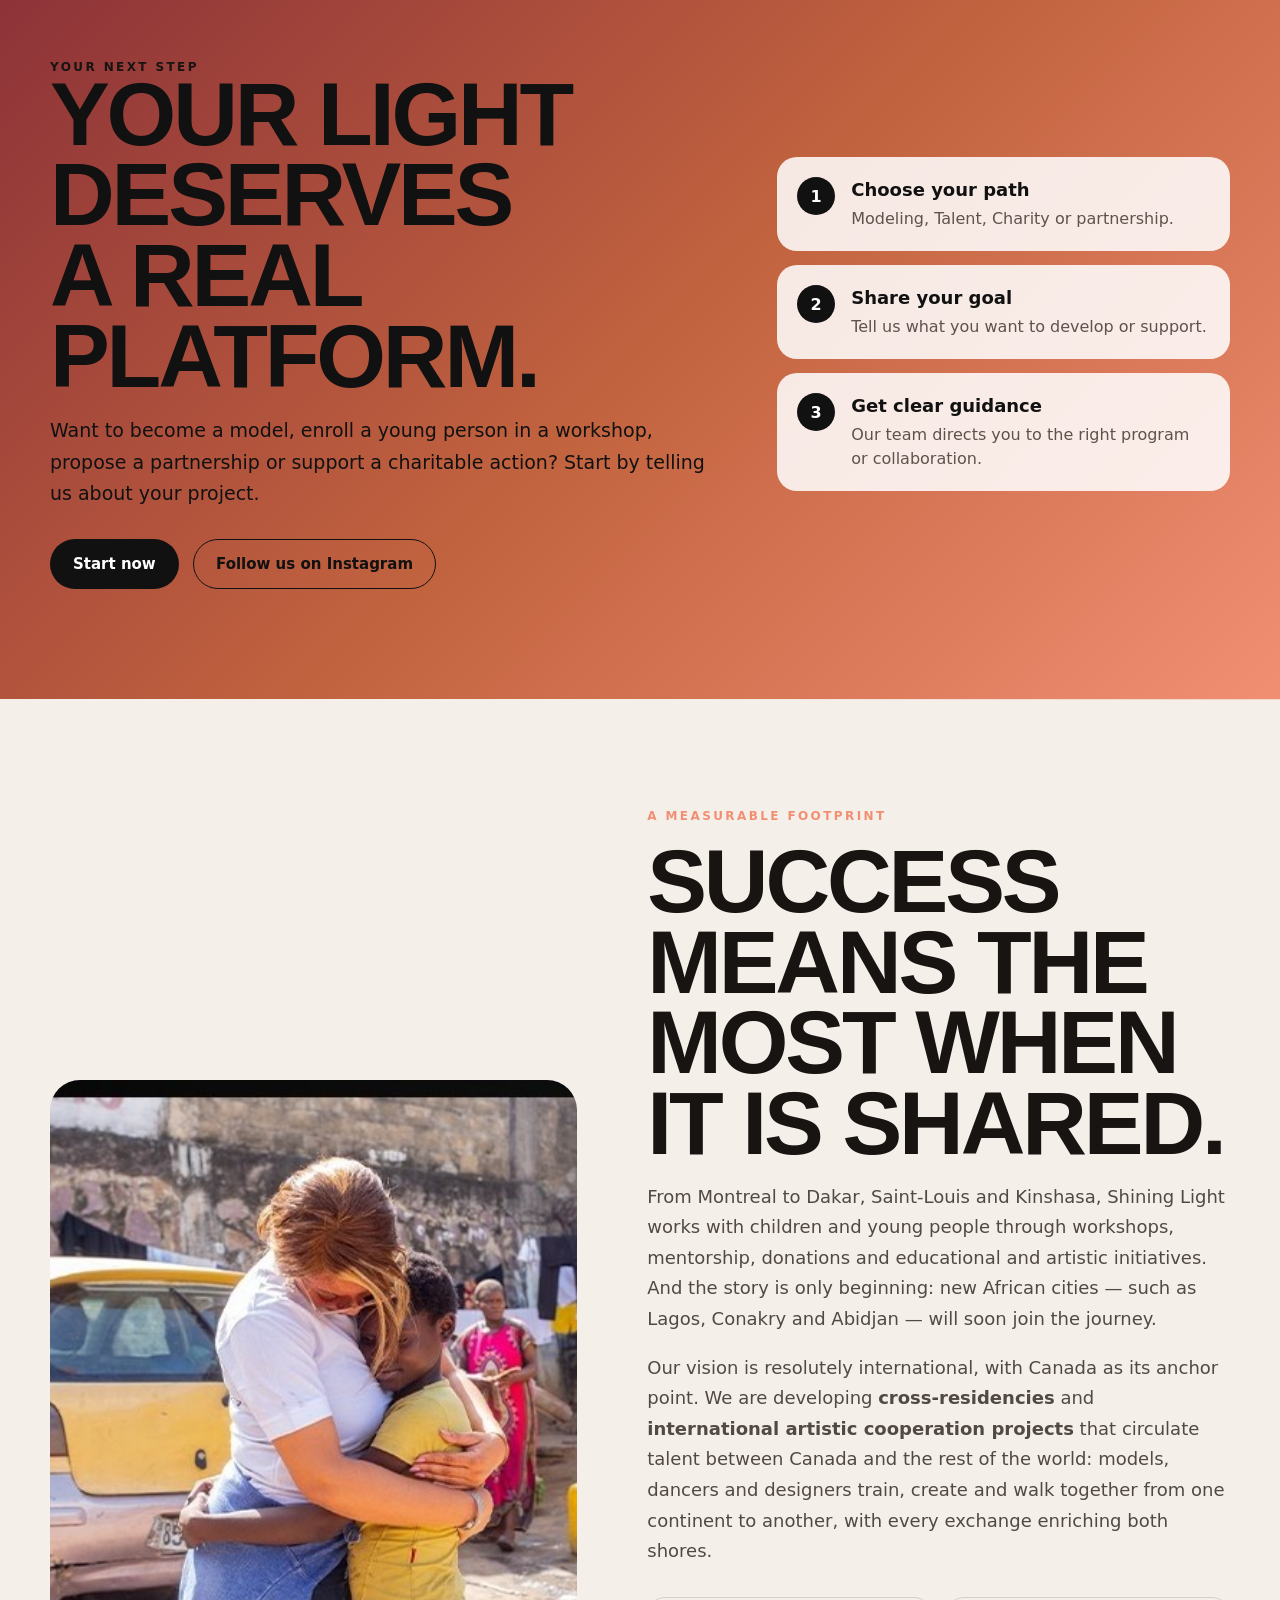
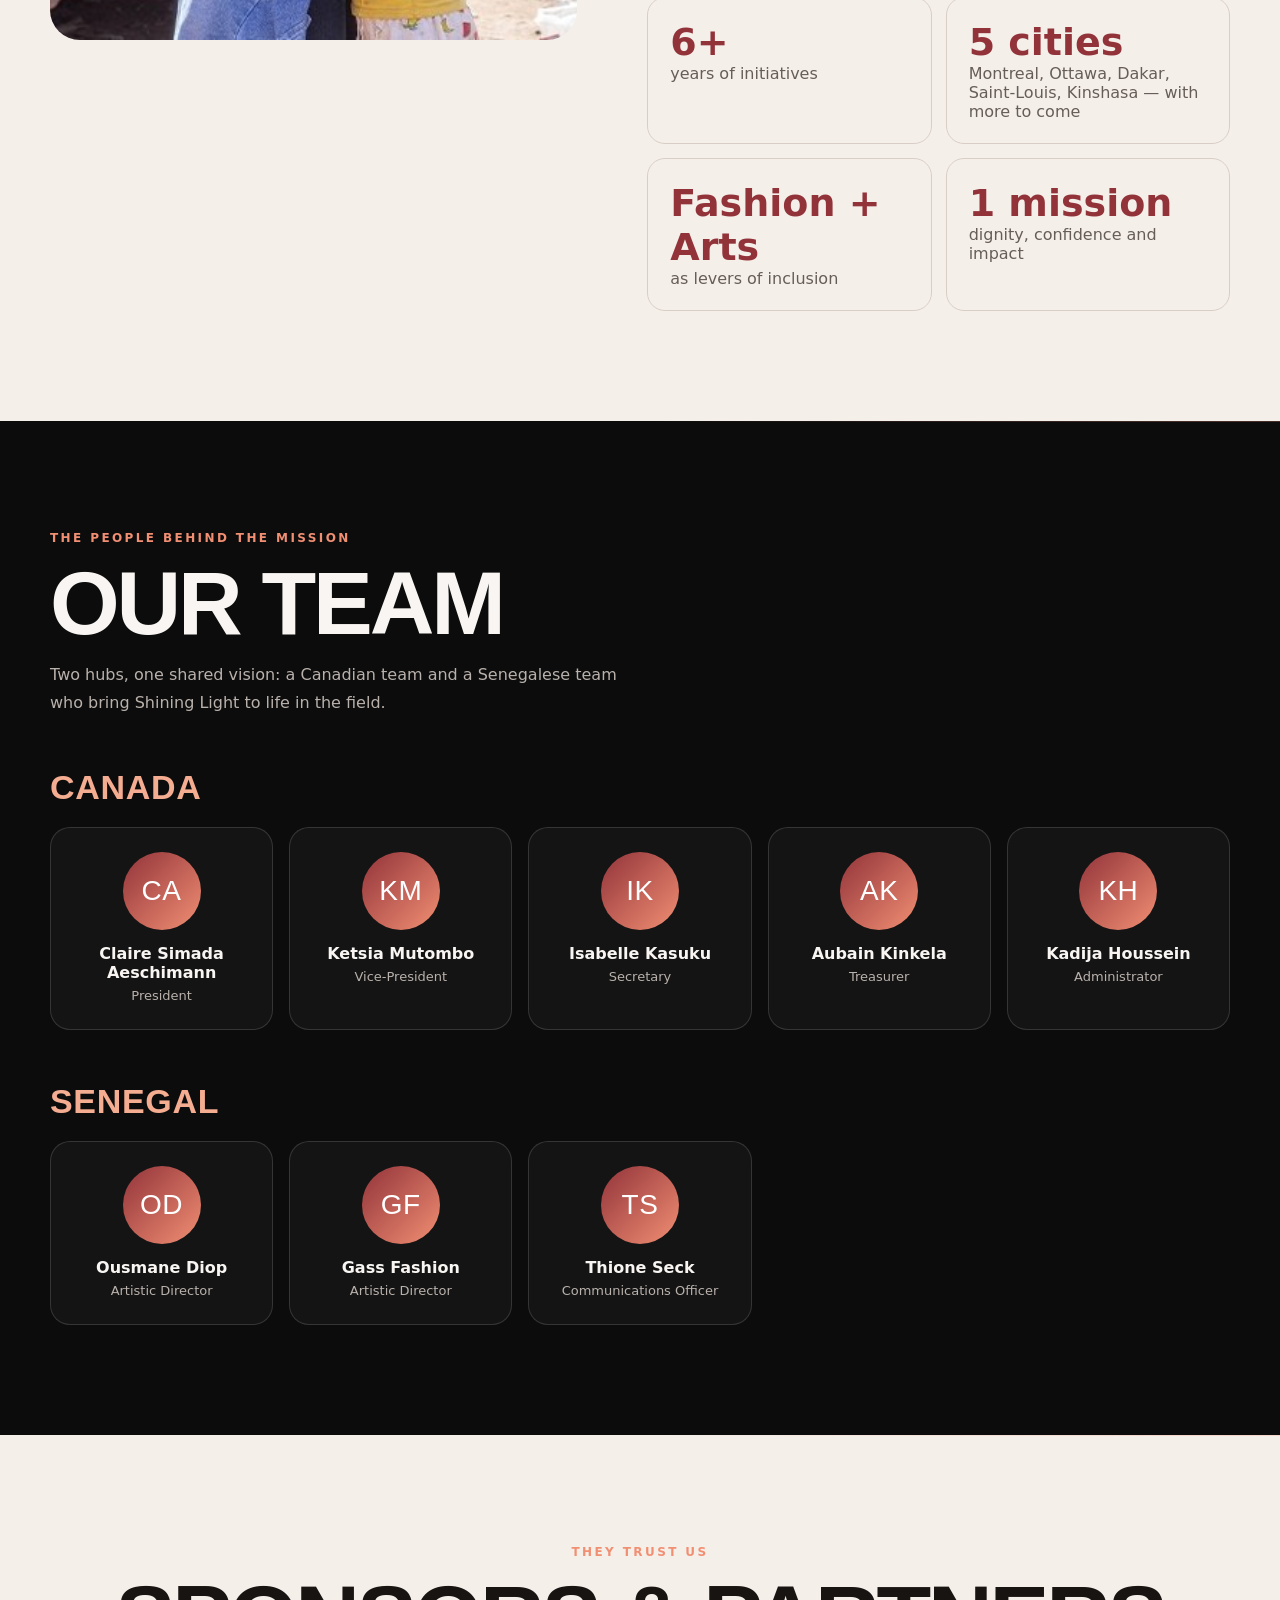
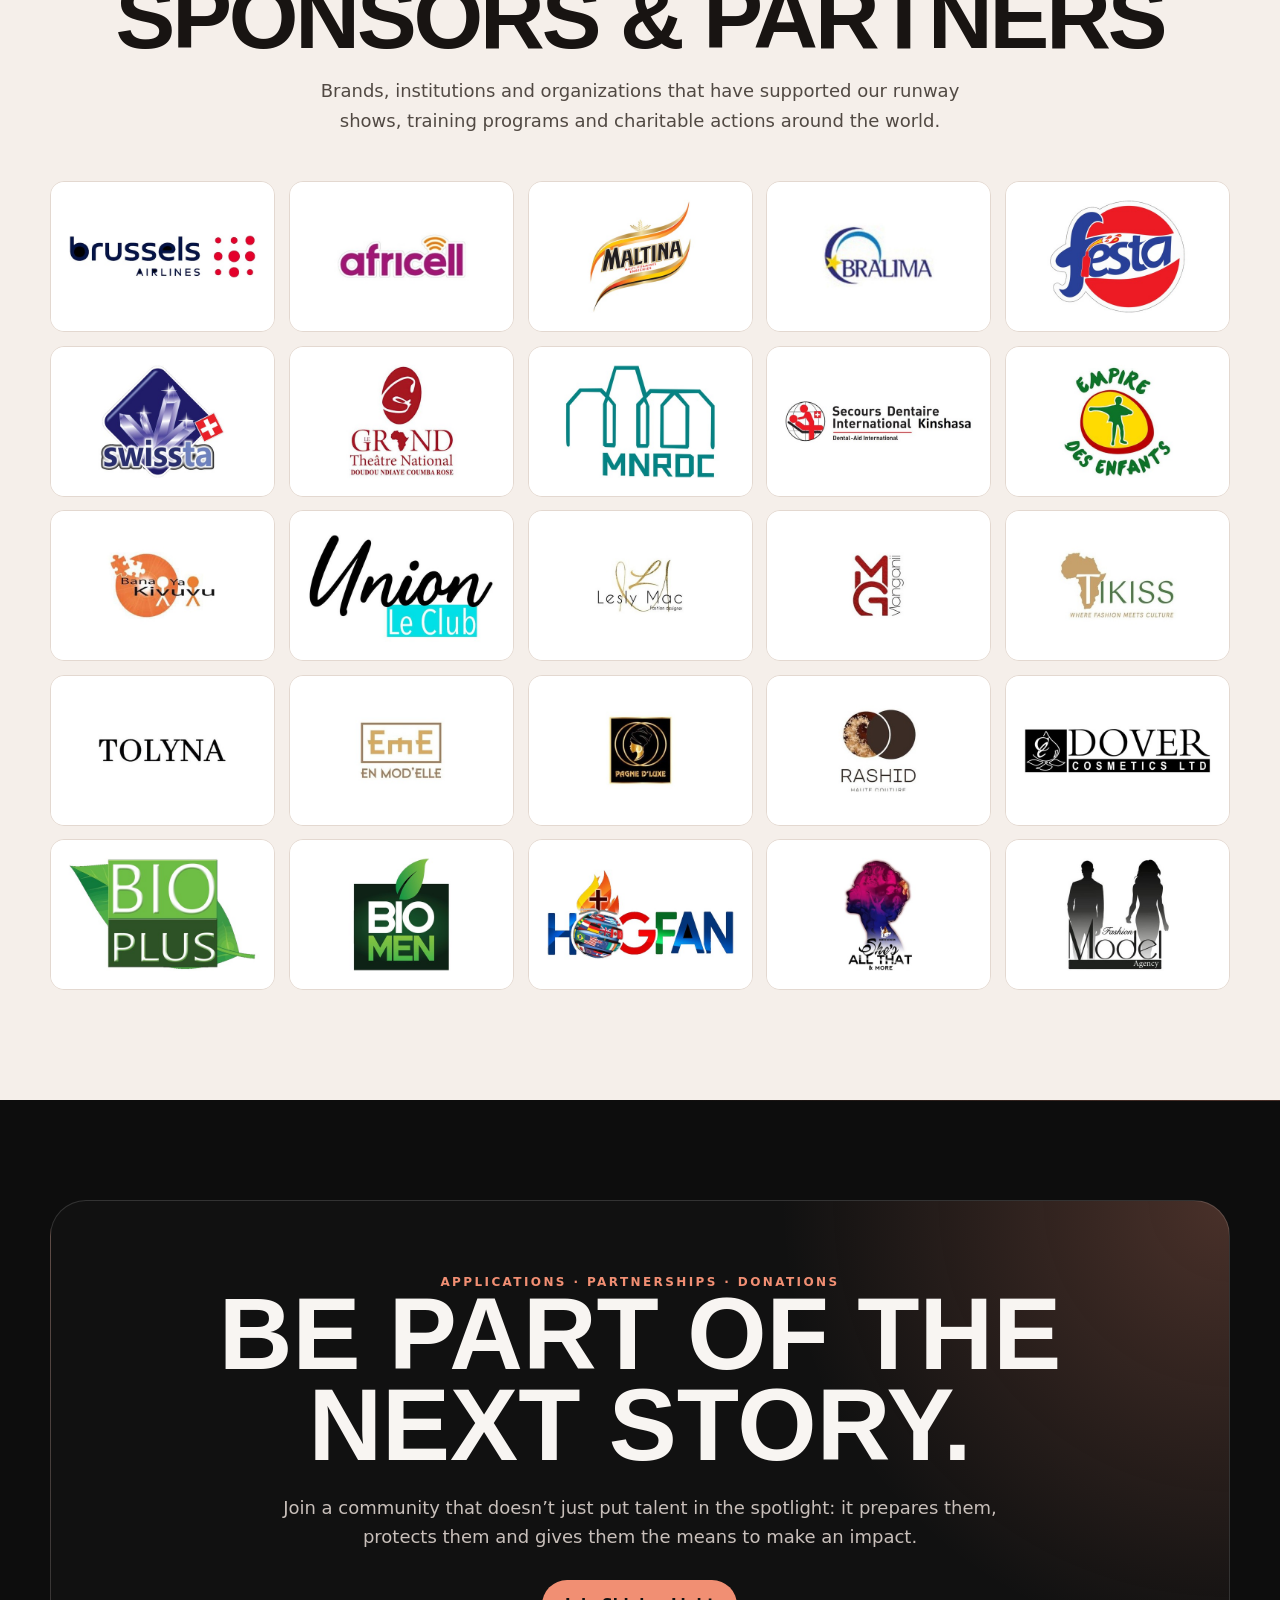
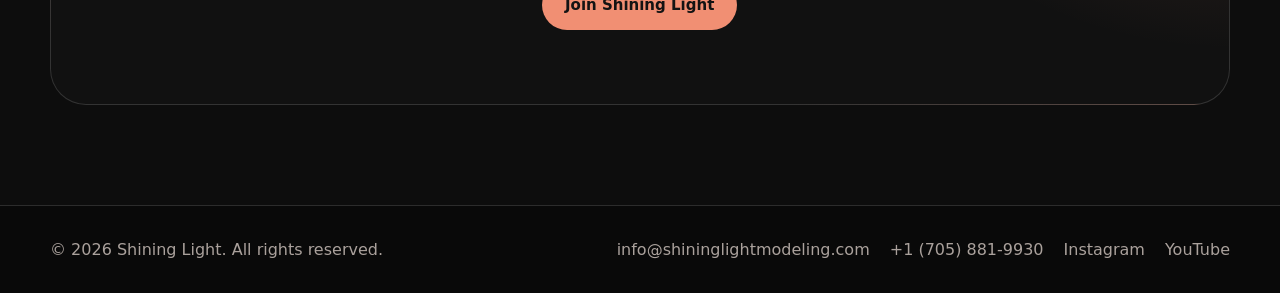
<file: en/index.html>
<!doctype html>
<html lang="en">
<head>
  <meta charset="utf-8" />
  <meta name="viewport" content="width=device-width, initial-scale=1" />
  <meta name="description" content="Shining Light reveals talent, trains models and turns success into lasting social impact." />
  <title>Shining Light — Fashion, Talent and Impact</title>
  <link rel="stylesheet" href="../assets/styles.css">
</head>
<body>
  <header class="nav">
    <div class="wrap nav-inner">
      <a class="brand" href="index.html"><img src="../assets/logo-embleme.jpg" alt="Shining Light logo"><span>SHINING LIGHT</span></a>
      <nav class="links" aria-label="Main navigation"><a href="modeling.html">Modeling</a><a href="talent.html">Talent</a><a href="charity.html">Charity</a><a href="#activites">Gallery</a><a href="#equipe">Team</a><a href="#actualites">News</a><a href="#fondatrice">Founder</a><a class="lang" href="../index.html" lang="fr" hreflang="fr">FR</a></nav>
      <a class="btn btn-primary" href="apply.html">Join Shining Light</a>
    </div>
  </header>

  <main>
    <section class="hero" id="accueil">
      <div class="wrap hero-content">
        <div class="eyebrow">Modeling · Talent · Charity</div>
        <h1>Reveal talent.<br><span>Light up lives.</span></h1>
        <p>Shining Light turns fashion into a platform of confidence, discipline and impact. We support talent, create professional experiences and give back to the community.</p>
        <div class="actions"><a class="btn btn-primary" href="apply.html">Submit an application</a><a class="btn btn-ghost" href="#univers">Discover our mission</a></div>
        <div class="proof"><div><strong>2019–2025</strong><span>International projects</span></div><div><strong>3 pillars</strong><span>Fashion, talent, charity</span></div><div><strong>5 cities · 3 continents</strong><span>A growing presence across Africa and the world</span></div></div>
      </div>
    </section>

    <section class="intro" id="fondatrice">
      <div class="wrap intro-grid">
        <div>
          <div class="eyebrow">A singular vision</div>
          <h2 class="section-title">Between science, fashion and giving</h2>
          <p>Shining Light was founded in 2020 by Claire Simada Aeschimann, who holds a master’s degree in experimental medicine and a bachelor’s in biotechnology. Passionate about research and driven by unwavering determination, she builds her path in medicine while leaving a remarkable mark on the worlds of fashion and philanthropy.</p>
          <div class="quote">“Shining is not only about revealing yourself to the world. It is also about lighting the way for others — with dignity, heart and commitment.”</div>
          <p class="bodycopy">Modeling since the age of 17, Claire trained professionally in 2017 with Models International Management in Ottawa. She is also an interior decorator. Her journey has led her to collaborate with major companies and take part in prestigious events such as the Marie-Victorine fashion show, New York Fashion Week and Montreal Fashion Week. Her face also lights up advertising campaigns across the streets of Montreal.</p>
          <p class="bodycopy">From the very start of her career she faced barriers and stereotypes in her hometown. Those experiences strengthened her commitment to defending dignity, respect and inclusion in the modeling world. Confronted, directly and indirectly, with childhood trauma, she founded Shining Light Charity — aspiring to impact the youth of Africa and beyond, encouraging them to pursue their passion and explore their abilities without limits.</p>
          <ul class="parcours">
            <li><strong>2018</strong> — Indonesia Fashion Show</li>
            <li><strong>2019</strong> — The Baie Fashion Show</li>
            <li><strong>2021</strong> — Costco Magazine, Fall–Winter</li>
            <li><strong>2022</strong> — Montreal Billboard, City of Montreal Holiday</li>
            <li><strong>2022–2025</strong> — Montreal Fashion Show (designers: Ndaya Toto, Oscar Mendoza)</li>
            <li><strong>2024–2026</strong> — New York Fashion Week Festival (designers: Richard Hallmarq, Rik Villa)</li>
            <li><strong>2026</strong> — Afternoon Tea Fashion Show, La Vitrine Québécoise</li>
          </ul>
        </div>
        <div class="portrait-card"><img src="../assets/founder-portrait.jpg" alt="Claire Simada Aeschimann, founder of Shining Light, on the runway"></div>
      </div>
    </section>

    <section class="pillars" id="univers">
      <div class="wrap">
        <div class="pillar-head"><div><div class="eyebrow">Three worlds, one mission</div><h2 class="section-title">Growing talent with purpose</h2></div><p>Each pillar answers a concrete need: professionalizing models, awakening artistic talent, and turning success into meaningful action.</p></div>
        <div class="cards">
          <article class="card"><img src="../assets/modeling-grid.jpg" alt="Runway shows and model training"><span class="card-num">01 / MODELING</span><div class="card-overlay"><h3>Modeling</h3><p>Training, castings, runway shows and professional experiences to build presence, confidence and discipline.</p><a class="card-link" href="modeling.html">Discover Shining Light Modeling →</a></div></article>
          <article class="card"><img src="../assets/talent-workshop.jpg" alt="Shining Light Talent artistic workshop"><span class="card-num">02 / TALENT</span><div class="card-overlay"><h3>Talent</h3><p>Dance, stage and body expression to help young people reveal themselves, grow and stand tall.</p><a class="card-link" href="talent.html">Discover Shining Light Talent →</a></div></article>
          <article class="card"><img src="../assets/char-e.jpg" alt="Shining Light Charity community actions"><span class="card-num">03 / CHARITY</span><div class="card-overlay"><h3>Charity</h3><p>Concrete actions to support children, prevent trauma and create lasting opportunities.</p><a class="card-link" href="charity.html">Discover Shining Light Charity →</a></div></article>
        </div>
      </div>
    </section>

    <section class="galerie" id="activites">
      <div class="wrap">
        <div class="eyebrow">In the field</div>
        <h2 class="section-title">Our activities in pictures</h2>
        <p style="max-width:560px;color:var(--muted);line-height:1.7;margin:0">Runway shows, dance workshops and charity actions: a glimpse of the energy driving the Shining Light community, from Montreal to Dakar and Kinshasa.</p>
        <div class="galerie-grid">
          <div class="gitem tall"><img src="../assets/mode-f.jpg" alt="Fashion Show Kinshasa"><span>Fashion Show Kinshasa</span></div>
          <div class="gitem tall"><img src="../assets/activite-01.jpg" alt="Shining Light Talent dance workshop"><span>Dance Workshop</span></div>
          <div class="gitem tall"><img src="../assets/char-e.jpg" alt="Mbour nursery"><span>Mbour Nursery</span></div>
          <div class="gitem"><img src="../assets/mode-d.jpg" alt="Fashion Show Dakar"><span>Fashion Show Dakar</span></div>
          <div class="gitem"><img src="../assets/mode-diversite-01.jpg" alt="One Day as a Model group, Ottawa 2021"><span>One Day as a Model</span></div>
          <div class="gitem"><img src="../assets/char-c.jpg" alt="Les cris des enfants orphanage, Kinshasa"><span>Les cris des enfants</span></div>
          <div class="gitem"><img src="../assets/mode-b.jpg" alt="Shining Light Fashion Show casting in Dakar"><span>Dakar Casting</span></div>
          <div class="gitem"><img src="../assets/activite-03.jpg" alt="Group dance workshop"><span>Talent</span></div>
          <div class="gitem"><img src="../assets/char-a.jpg" alt="Empire des Enfants, Dakar"><span>Empire des Enfants</span></div>
        </div>
      </div>
    </section>

    <section class="videos" id="actualites">
      <div class="wrap">
        <div class="eyebrow">News</div>
        <h2 class="section-title">Talk Therapy, our YouTube series</h2>
        <p style="max-width:640px;color:var(--muted);line-height:1.7;margin:0">Honest conversations about childhood trauma, resilience and healing — brought to you by Shining Light Charity.</p>
        <div class="videos-grid">
          <div class="video-card"><div class="frame"><iframe src="https://www.youtube-nocookie.com/embed/4BaQhgANZzE" title="Talk Therapy — Traumas" loading="lazy" allowfullscreen></iframe></div><p>Talk Therapy — “I was sexually abused at 6 years old”: speaking about trauma to heal.</p></div>
          <div class="video-card"><div class="frame"><iframe src="https://www.youtube-nocookie.com/embed/0Of-gsG7lXo" title="Talk Therapy — EP 10" loading="lazy" allowfullscreen></iframe></div><p>Talk Therapy EP 10 — Growing up after losing your parents.</p></div>
          <div class="video-card"><div class="frame"><iframe src="https://www.youtube-nocookie.com/embed/NFZxQ-vdpgQ" title="How Fashion is not an option in African Society" loading="lazy" allowfullscreen></iframe></div><p>“How Fashion is not an option in African Society” — fashion as a lever.</p></div>
        </div>
        <div class="actions"><a class="btn btn-ghost" href="https://youtube.com/@shininglightcharityy" target="_blank" rel="noopener">Watch the full channel →</a></div>
      </div>
    </section>

    <section class="conversion" id="candidature">
      <div class="wrap conversion-grid">
        <div><div class="eyebrow" style="color:#171412">Your next step</div><h2 class="section-title">Your light deserves a real platform.</h2><p style="font-size:19px;line-height:1.65;max-width:680px">Want to become a model, enroll a young person in a workshop, propose a partnership or support a charitable action? Start by telling us about your project.</p><div class="actions"><a class="btn" style="background:#111;color:#fff" href="apply.html">Start now</a><a class="btn" style="border-color:#111" href="https://www.instagram.com/shininglightm/" target="_blank" rel="noopener">Follow us on Instagram</a></div></div>
        <div class="steps"><div class="step"><b>1</b><div><h4>Choose your path</h4><p>Modeling, Talent, Charity or partnership.</p></div></div><div class="step"><b>2</b><div><h4>Share your goal</h4><p>Tell us what you want to develop or support.</p></div></div><div class="step"><b>3</b><div><h4>Get clear guidance</h4><p>Our team directs you to the right program or collaboration.</p></div></div></div>
      </div>
    </section>

    <section class="impact" id="impact">
      <div class="wrap impact-grid">
        <img src="../assets/char-d.jpg" alt="Shining Light actions with children and communities">
        <div><div class="eyebrow">A measurable footprint</div><h2 class="section-title">Success means the most when it is shared.</h2><p class="bodycopy">From Montreal to Dakar, Saint-Louis and Kinshasa, Shining Light works with children and young people through workshops, mentorship, donations and educational and artistic initiatives. And the story is only beginning: new African cities — such as Lagos, Conakry and Abidjan — will soon join the journey.</p><p class="bodycopy">Our vision is resolutely international, with Canada as its anchor point. We are developing <strong>cross-residencies</strong> and <strong>international artistic cooperation projects</strong> that circulate talent between Canada and the rest of the world: models, dancers and designers train, create and walk together from one continent to another, with every exchange enriching both shores.</p><div class="metrics"><div class="metric"><strong>6+</strong><span>years of initiatives</span></div><div class="metric"><strong>5 cities</strong><span>Montreal, Ottawa, Dakar, Saint-Louis, Kinshasa — with more to come</span></div><div class="metric"><strong>Fashion + Arts</strong><span>as levers of inclusion</span></div><div class="metric"><strong>1 mission</strong><span>dignity, confidence and impact</span></div></div></div>
      </div>
    </section>

    <section class="team" id="equipe">
      <div class="wrap">
        <div class="eyebrow">The people behind the mission</div>
        <h2 class="section-title">Our team</h2>
        <p style="max-width:600px;color:var(--muted);line-height:1.7;margin:0">Two hubs, one shared vision: a Canadian team and a Senegalese team who bring Shining Light to life in the field.</p>

        <div class="team-country">
          <h3>Canada</h3>
          <div class="team-grid">
            <div class="member"><div class="avatar">CA</div><b>Claire Simada Aeschimann</b><span>President</span></div>
            <div class="member"><div class="avatar">KM</div><b>Ketsia Mutombo</b><span>Vice-President</span></div>
            <div class="member"><div class="avatar">IK</div><b>Isabelle Kasuku</b><span>Secretary</span></div>
            <div class="member"><div class="avatar">AK</div><b>Aubain Kinkela</b><span>Treasurer</span></div>
            <div class="member"><div class="avatar">KH</div><b>Kadija Houssein</b><span>Administrator</span></div>
          </div>
        </div>

        <div class="team-country">
          <h3>Senegal</h3>
          <div class="team-grid">
            <div class="member"><div class="avatar">OD</div><b>Ousmane Diop</b><span>Artistic Director</span></div>
            <div class="member"><div class="avatar">GF</div><b>Gass Fashion</b><span>Artistic Director</span></div>
            <div class="member"><div class="avatar">TS</div><b>Thione Seck</b><span>Communications Officer</span></div>
          </div>
        </div>
      </div>
    </section>

    <section class="partners" id="partenaires">
      <div class="wrap">
        <div class="eyebrow">They trust us</div>
        <h2 class="section-title">Sponsors &amp; partners</h2>
        <p class="bodycopy" style="max-width:640px;margin:0 auto">Brands, institutions and organizations that have supported our runway shows, training programs and charitable actions around the world.</p>
        <div class="partners-grid">
          <img src="../assets/partners/brussels-airlines.jpg" alt="Brussels Airlines">
          <img src="../assets/partners/africell.jpg" alt="Africell">
          <img src="../assets/partners/maltina.jpg" alt="Maltina">
          <img src="../assets/partners/bralima.jpg" alt="Bralima">
          <img src="../assets/partners/festa.jpg" alt="Festa">
          <img src="../assets/partners/swissta.jpg" alt="Swissta">
          <img src="../assets/partners/grand-theatre.jpg" alt="Le Grand Théâtre National Doudou Ndiaye Coumba Rose">
          <img src="../assets/partners/mnrdc.jpg" alt="MNRDC">
          <img src="../assets/partners/secours-dentaire.jpg" alt="Secours Dentaire International Kinshasa">
          <img src="../assets/partners/empire-des-enfants.jpg" alt="Empire des Enfants">
          <img src="../assets/partners/bana-ya-kivuvu.jpg" alt="Bana Ya Kivuvu">
          <img src="../assets/partners/union-le-club.jpg" alt="Union Le Club">
          <img src="../assets/partners/lesly-mac.jpg" alt="Lesly Mac Fashion Designer">
          <img src="../assets/partners/manganii.jpg" alt="MG Manganii">
          <img src="../assets/partners/tikiss.jpg" alt="Tikiss — Where Fashion Meets Culture">
          <img src="../assets/partners/tolyna.jpg" alt="Tolyna — Made in Africa">
          <img src="../assets/partners/eme-modelle.jpg" alt="EmE En Mod'Elle">
          <img src="../assets/partners/pagne-dluxe.jpg" alt="Pagne d'Luxe">
          <img src="../assets/partners/rashid.jpg" alt="Rashid Haute Couture">
          <img src="../assets/partners/dover-cosmetics.jpg" alt="Dover Cosmetics Ltd">
          <img src="../assets/partners/bio-plus.jpg" alt="Bio Plus">
          <img src="../assets/partners/bio-men.jpg" alt="Bio Men">
          <img src="../assets/partners/hogfan.jpg" alt="Hogfan">
          <img src="../assets/partners/shes-all-that.jpg" alt="She's All That &amp; More">
          <img src="../assets/partners/fashion-model-agency.jpg" alt="Fashion Model Agency">
        </div>
      </div>
    </section>

    <section class="cta">
      <div class="wrap cta-box"><div class="eyebrow">Applications · Partnerships · Donations</div><h2>Be part of the next story.</h2><p>Join a community that doesn’t just put talent in the spotlight: it prepares them, protects them and gives them the means to make an impact.</p><a class="btn btn-primary" href="apply.html">Join Shining Light</a></div>
    </section>
  </main>

  <footer><div class="wrap footer-grid"><div>© 2026 Shining Light. All rights reserved.</div><div class="footer-links"><a href="mailto:info@shininglightmodeling.com">info@shininglightmodeling.com</a><a href="tel:+17058819930">+1 (705) 881-9930</a><a href="https://www.instagram.com/shininglightm/" target="_blank" rel="noopener">Instagram</a><a href="https://youtube.com/@shininglightcharityy" target="_blank" rel="noopener">YouTube</a></div></div></footer>
</body>
</html>
</file>
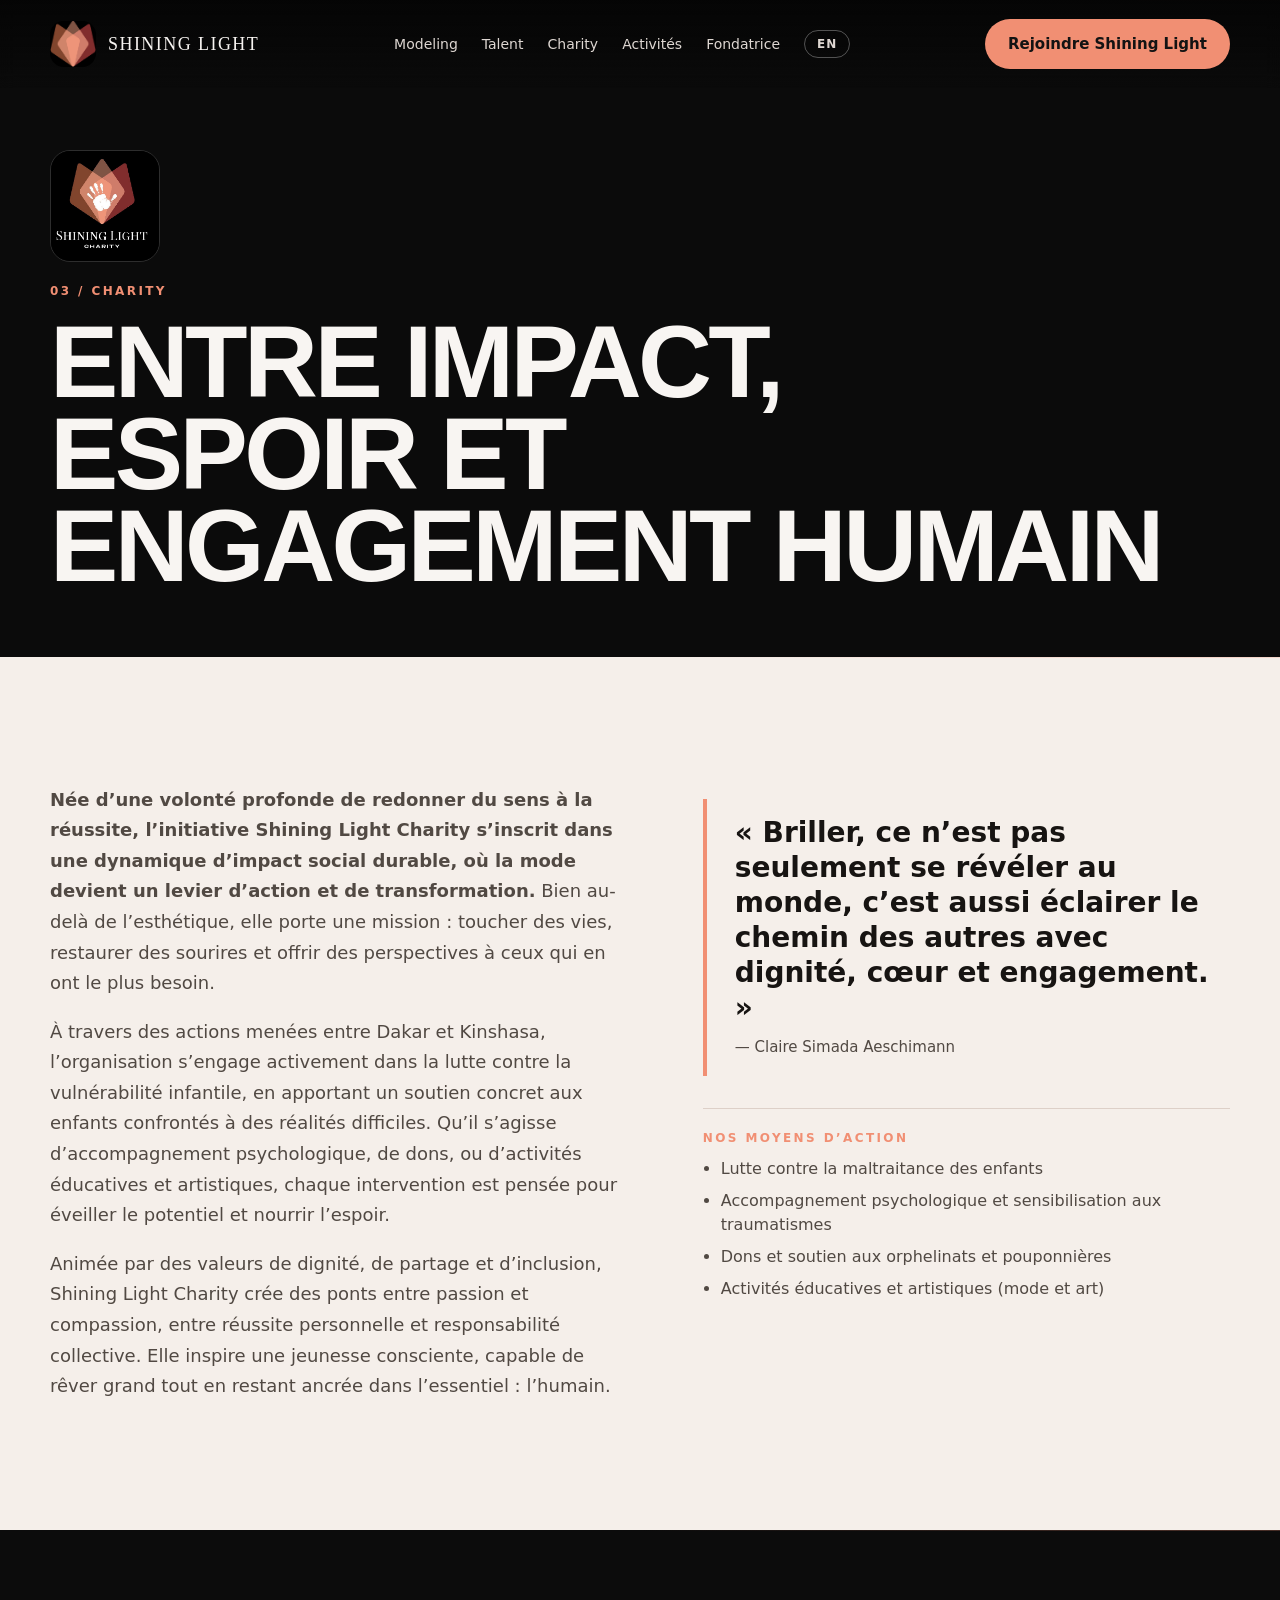
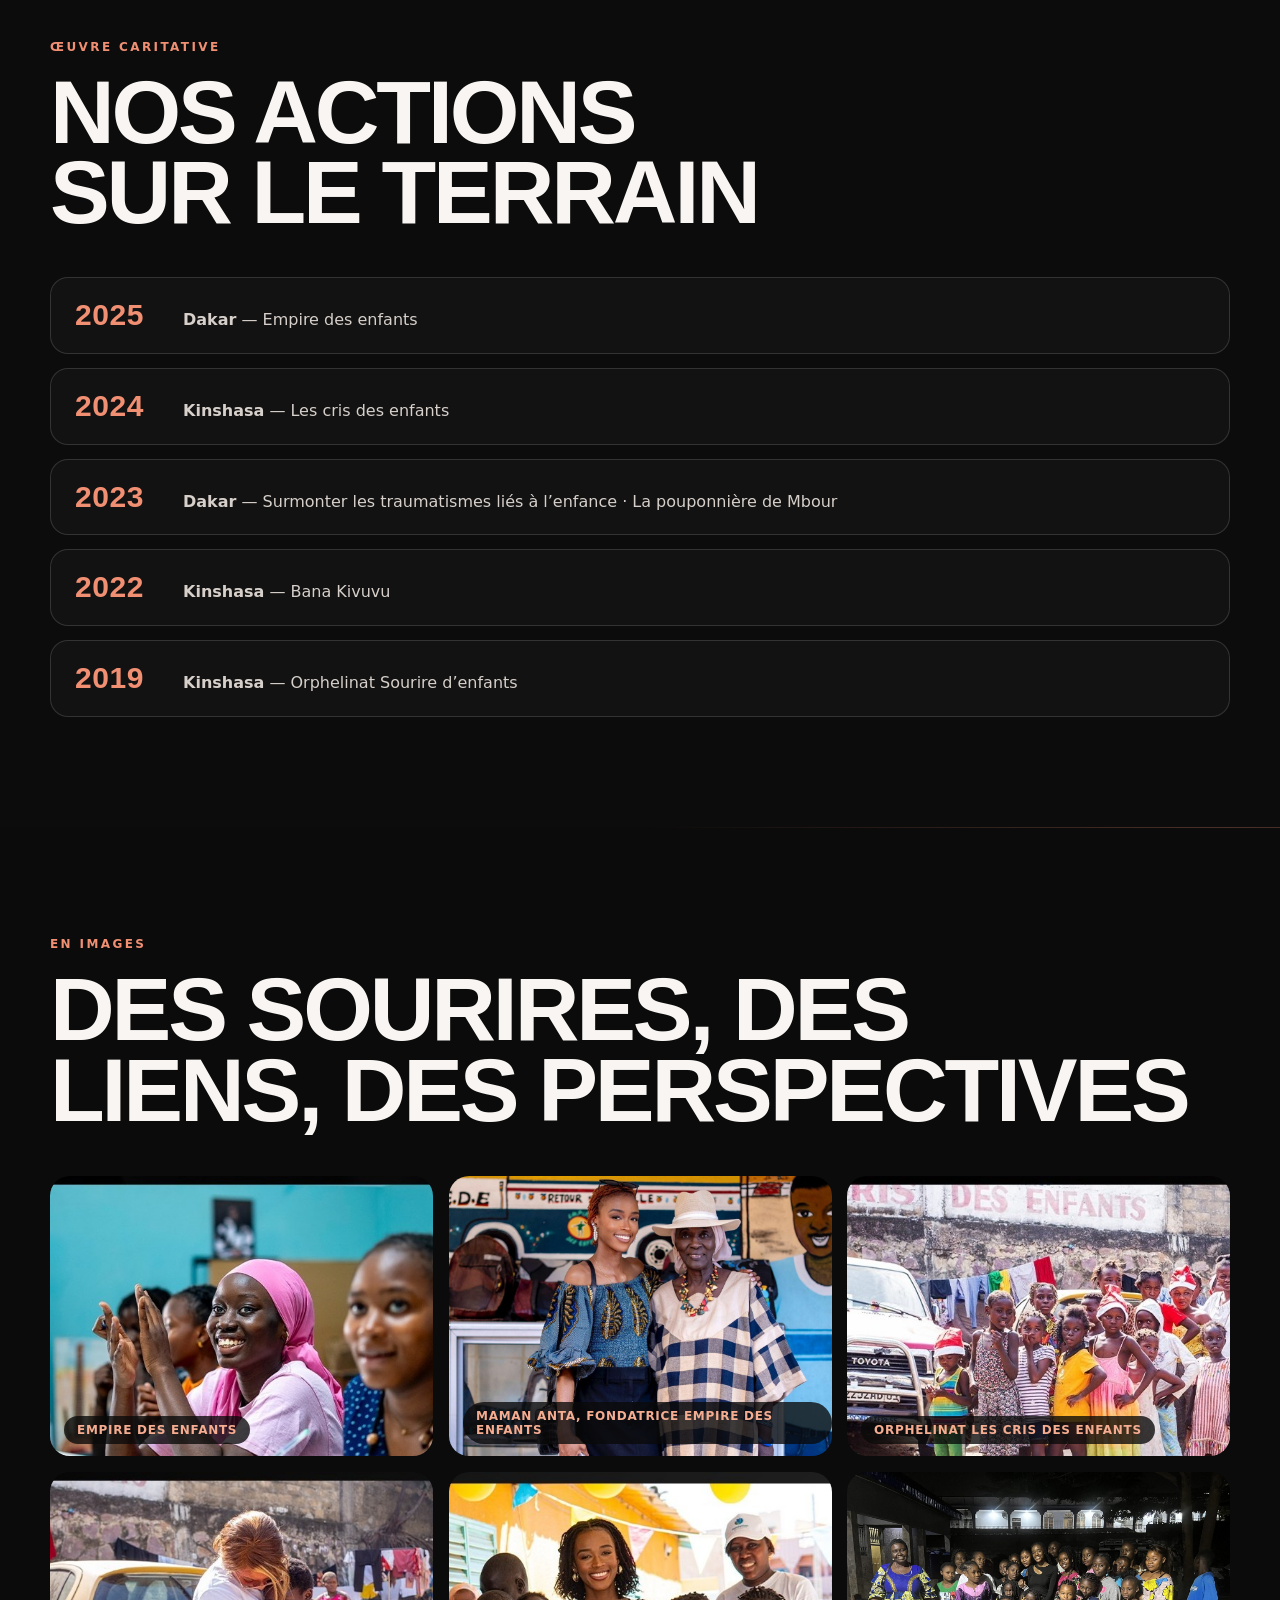
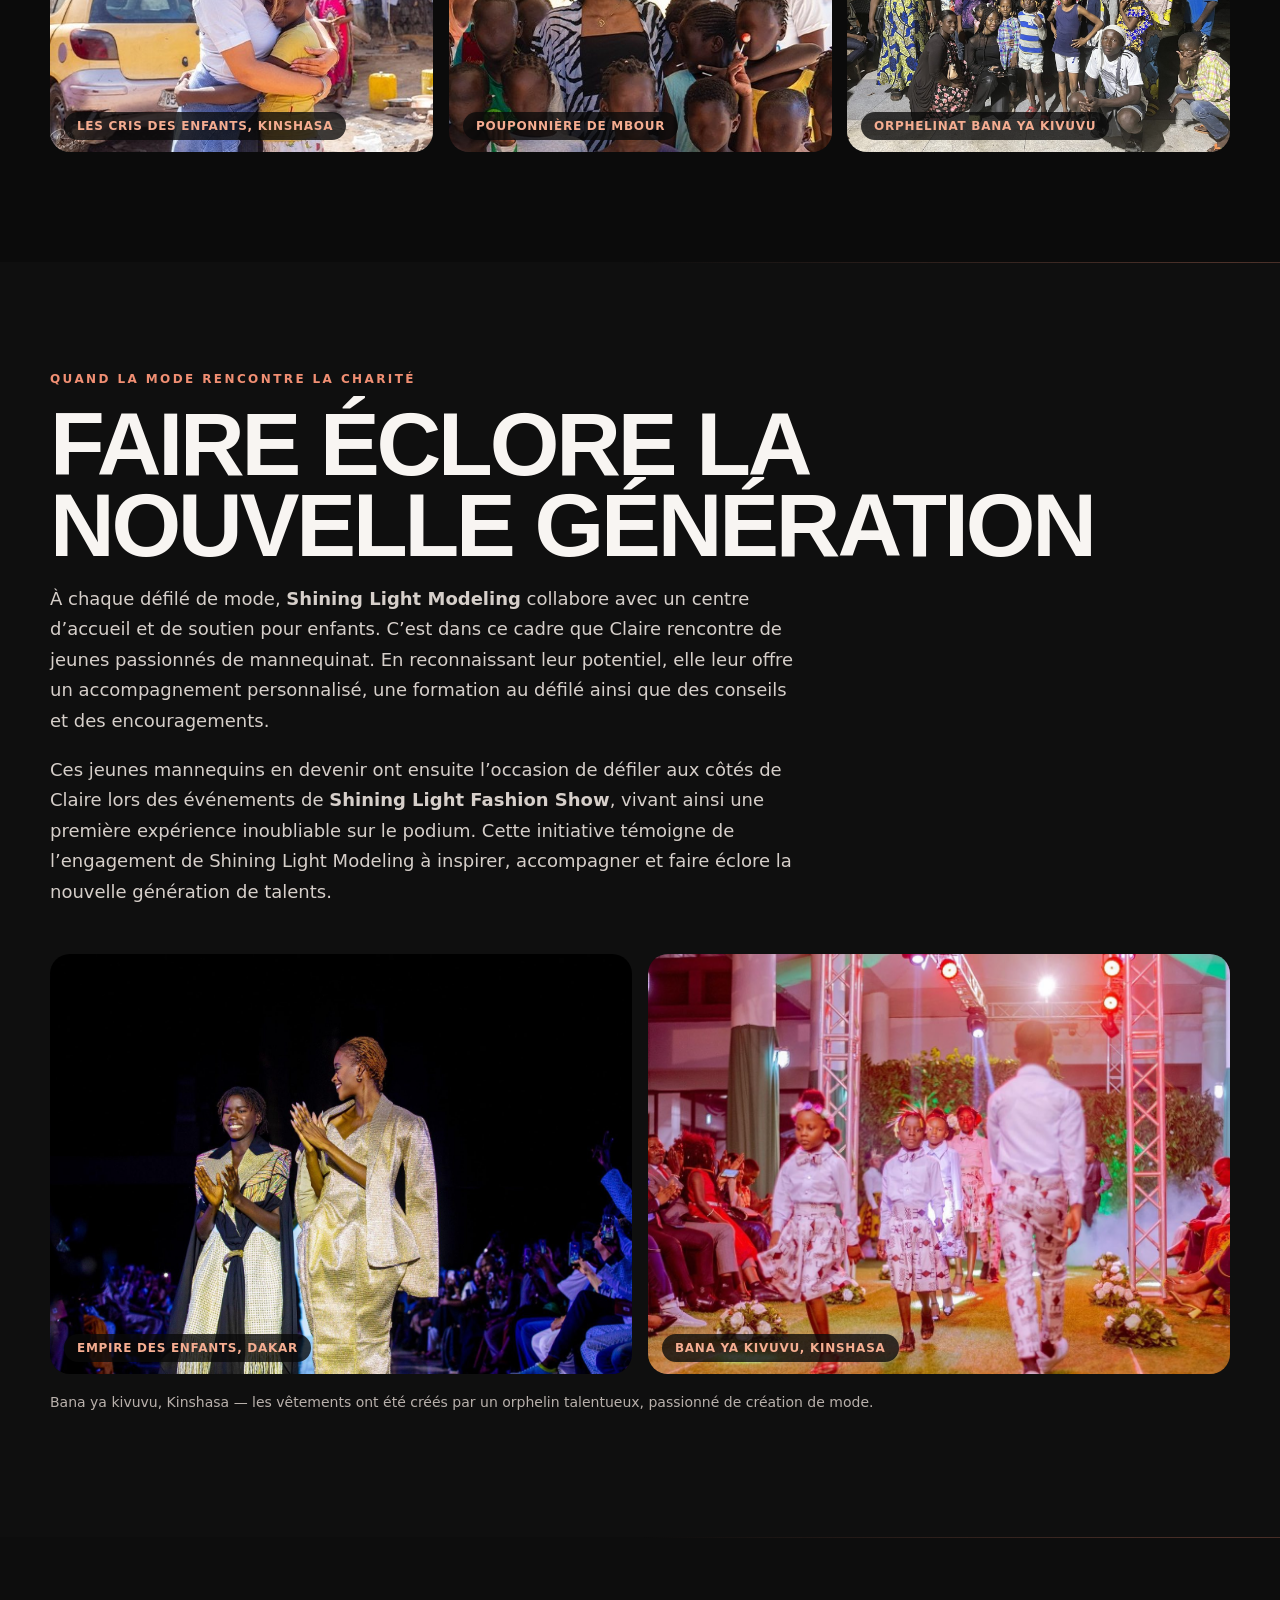
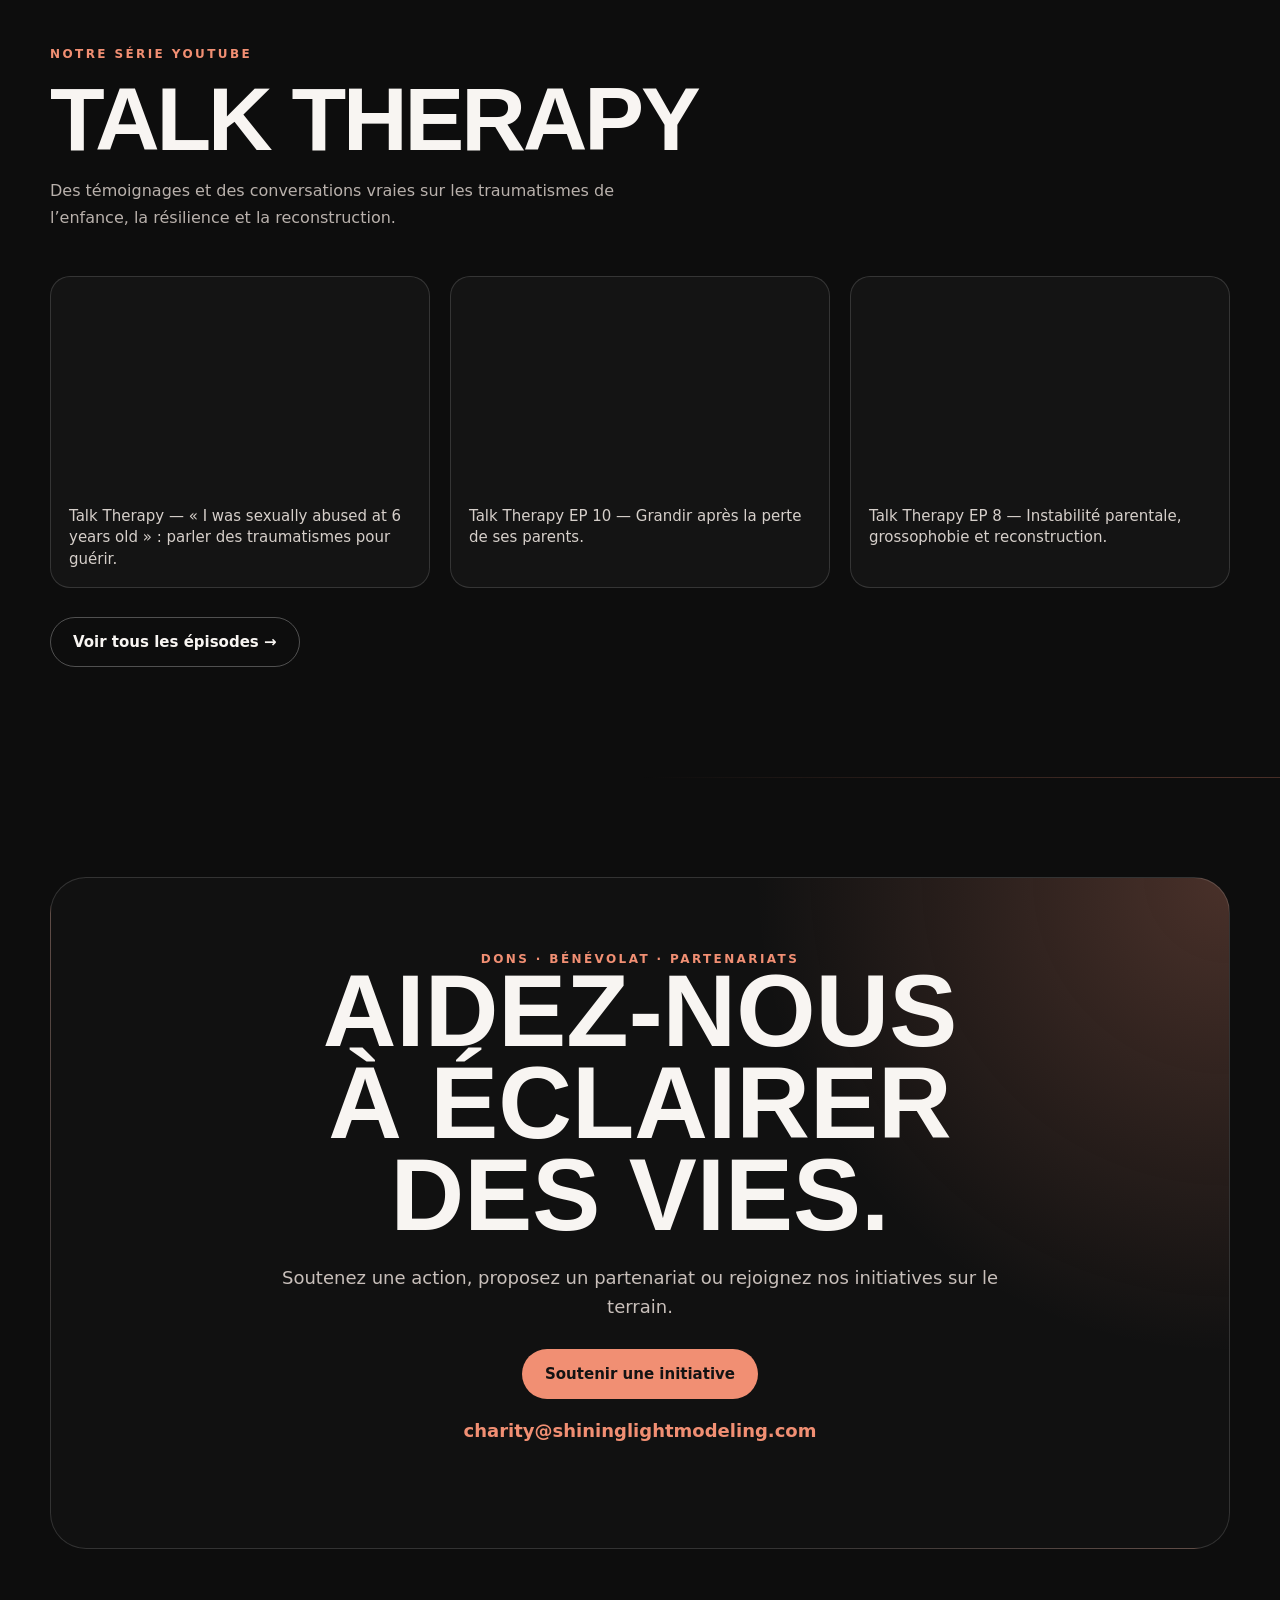
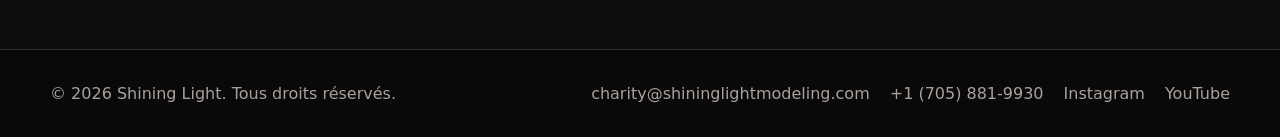
<file: charity.html>
<!doctype html>
<html lang="fr">
<head>
  <meta charset="utf-8" />
  <meta name="viewport" content="width=device-width, initial-scale=1" />
  <meta name="description" content="Shining Light Charity : lutte contre la maltraitance des enfants, soutien aux orphelinats et guérison des traumatismes de l'enfance." />
  <title>Shining Light Charity — Impact, espoir et engagement humain</title>
  <link rel="stylesheet" href="assets/styles.css">
  <style>.page-hero:before{background-image:url('assets/char-e.jpg')}</style>
</head>
<body>
  <header class="nav">
    <div class="wrap nav-inner">
      <a class="brand" href="index.html"><img src="assets/logo-embleme.jpg" alt="Logo Shining Light"><span>SHINING LIGHT</span></a>
      <nav class="links" aria-label="Navigation principale"><a href="modeling.html">Modeling</a><a href="talent.html">Talent</a><a href="charity.html">Charity</a><a href="index.html#activites">Activités</a><a href="index.html#fondatrice">Fondatrice</a><a class="lang" href="en/charity.html" lang="en" hreflang="en">EN</a></nav>
      <a class="btn btn-primary" href="inscription.html">Rejoindre Shining Light</a>
    </div>
  </header>

  <main>
    <section class="page-hero">
      <div class="wrap">
        <img class="logo-pillar" src="assets/logo-charity-full.jpg" alt="Logo Shining Light Charity">
        <div class="eyebrow">03 / Charity</div>
        <h1 class="section-title" style="font-size:clamp(56px,8vw,110px);margin-bottom:0">Entre impact, espoir et engagement humain</h1>
      </div>
    </section>

    <section class="manifesto">
      <div class="wrap manifesto-grid">
        <div>
          <p class="bodycopy"><strong>Née d’une volonté profonde de redonner du sens à la réussite, l’initiative Shining Light Charity s’inscrit dans une dynamique d’impact social durable, où la mode devient un levier d’action et de transformation.</strong> Bien au-delà de l’esthétique, elle porte une mission : toucher des vies, restaurer des sourires et offrir des perspectives à ceux qui en ont le plus besoin.</p>
          <p class="bodycopy">À travers des actions menées entre Dakar et Kinshasa, l’organisation s’engage activement dans la lutte contre la vulnérabilité infantile, en apportant un soutien concret aux enfants confrontés à des réalités difficiles. Qu’il s’agisse d’accompagnement psychologique, de dons, ou d’activités éducatives et artistiques, chaque intervention est pensée pour éveiller le potentiel et nourrir l’espoir.</p>
          <p class="bodycopy">Animée par des valeurs de dignité, de partage et d’inclusion, Shining Light Charity crée des ponts entre passion et compassion, entre réussite personnelle et responsabilité collective. Elle inspire une jeunesse consciente, capable de rêver grand tout en restant ancrée dans l’essentiel : l’humain.</p>
        </div>
        <div>
          <div class="quote">« Briller, ce n’est pas seulement se révéler au monde, c’est aussi éclairer le chemin des autres avec dignité, cœur et engagement. »<br><span style="font-size:15px;font-weight:400;color:#514943">— Claire Simada Aeschimann</span></div>
          <div class="parcours">
            <div class="eyebrow" style="margin-bottom:12px">Nos moyens d’action</div>
            <ul style="padding-left:18px;margin:0">
              <li>Lutte contre la maltraitance des enfants</li>
              <li>Accompagnement psychologique et sensibilisation aux traumatismes</li>
              <li>Dons et soutien aux orphelinats et pouponnières</li>
              <li>Activités éducatives et artistiques (mode et art)</li>
            </ul>
          </div>
        </div>
      </div>
    </section>

    <section class="timeline">
      <div class="wrap">
        <div class="eyebrow">Œuvre caritative</div>
        <h2 class="section-title">Nos actions sur le terrain</h2>
        <div class="timeline-list">
          <div class="tl"><b>2025</b><div><strong>Dakar</strong> — Empire des enfants</div></div>
          <div class="tl"><b>2024</b><div><strong>Kinshasa</strong> — Les cris des enfants</div></div>
          <div class="tl"><b>2023</b><div><strong>Dakar</strong> — Surmonter les traumatismes liés à l’enfance · La pouponnière de Mbour</div></div>
          <div class="tl"><b>2022</b><div><strong>Kinshasa</strong> — Bana Kivuvu</div></div>
          <div class="tl"><b>2019</b><div><strong>Kinshasa</strong> — Orphelinat Sourire d’enfants</div></div>
        </div>
      </div>
    </section>

    <section class="galerie">
      <div class="wrap">
        <div class="eyebrow">En images</div>
        <h2 class="section-title">Des sourires, des liens, des perspectives</h2>
        <div class="galerie-grid">
          <div class="gitem"><img src="assets/char-a.jpg" alt="Atelier Empire des Enfants à Dakar"><span>Empire des Enfants</span></div>
          <div class="gitem"><img src="assets/char-b.jpg" alt="Maman Anta, fondatrice d'Empire des Enfants, avec Claire Simada Aeschimann"><span>Maman Anta, fondatrice Empire des Enfants</span></div>
          <div class="gitem"><img src="assets/char-c.jpg" alt="Orphelinat Les cris des enfants, Kinshasa"><span>Orphelinat Les cris des enfants</span></div>
          <div class="gitem"><img src="assets/char-d.jpg" alt="Les cris des enfants — soutien sur le terrain à Kinshasa"><span>Les cris des enfants, Kinshasa</span></div>
          <div class="gitem"><img src="assets/char-e.jpg" alt="Claire entourée des enfants de la pouponnière de Mbour"><span>Pouponnière de Mbour</span></div>
          <div class="gitem"><img src="assets/char-f.jpg" alt="Orphelinat Bana ya kivuvu, Kinshasa"><span>Orphelinat Bana ya kivuvu</span></div>
        </div>
      </div>
    </section>

    <section class="galerie" id="mode-et-charite" style="background:#0f0f0f">
      <div class="wrap">
        <div class="eyebrow">Quand la mode rencontre la charité</div>
        <h2 class="section-title">Faire éclore la nouvelle génération</h2>
        <div style="max-width:760px">
          <p class="bodycopy" style="color:#d6cfca">À chaque défilé de mode, <strong>Shining Light Modeling</strong> collabore avec un centre d’accueil et de soutien pour enfants. C’est dans ce cadre que Claire rencontre de jeunes passionnés de mannequinat. En reconnaissant leur potentiel, elle leur offre un accompagnement personnalisé, une formation au défilé ainsi que des conseils et des encouragements.</p>
          <p class="bodycopy" style="color:#d6cfca">Ces jeunes mannequins en devenir ont ensuite l’occasion de défiler aux côtés de Claire lors des événements de <strong>Shining Light Fashion Show</strong>, vivant ainsi une première expérience inoubliable sur le podium. Cette initiative témoigne de l’engagement de Shining Light Modeling à inspirer, accompagner et faire éclore la nouvelle génération de talents.</p>
        </div>
        <div class="galerie-grid" style="grid-template-columns:repeat(2,1fr)">
          <div class="gitem tall"><img src="assets/charite-empire.jpg" alt="Jeune mannequin d'Empire des Enfants défilant aux côtés de Claire à Dakar"><span>Empire des Enfants, Dakar</span></div>
          <div class="gitem tall"><img src="assets/charite-banayakivuvu.jpg" alt="Enfants de Bana ya kivuvu défilant à Kinshasa en tenues créées par un orphelin styliste"><span>Bana ya kivuvu, Kinshasa</span></div>
        </div>
        <p class="form-note" style="margin-top:18px">Bana ya kivuvu, Kinshasa — les vêtements ont été créés par un orphelin talentueux, passionné de création de mode.</p>
      </div>
    </section>

    <section class="videos" id="talk-therapy">
      <div class="wrap">
        <div class="eyebrow">Notre série YouTube</div>
        <h2 class="section-title">Talk Therapy</h2>
        <p style="max-width:640px;color:var(--muted);line-height:1.7;margin:0">Des témoignages et des conversations vraies sur les traumatismes de l’enfance, la résilience et la reconstruction.</p>
        <div class="videos-grid">
          <div class="video-card"><div class="frame"><iframe src="https://www.youtube-nocookie.com/embed/4BaQhgANZzE" title="Talk Therapy — Traumas" loading="lazy" allowfullscreen></iframe></div><p>Talk Therapy — « I was sexually abused at 6 years old » : parler des traumatismes pour guérir.</p></div>
          <div class="video-card"><div class="frame"><iframe src="https://www.youtube-nocookie.com/embed/0Of-gsG7lXo" title="Talk Therapy — EP 10" loading="lazy" allowfullscreen></iframe></div><p>Talk Therapy EP 10 — Grandir après la perte de ses parents.</p></div>
          <div class="video-card"><div class="frame"><iframe src="https://www.youtube-nocookie.com/embed/LMs6ERcgJK0" title="Talk Therapy — EP 8" loading="lazy" allowfullscreen></iframe></div><p>Talk Therapy EP 8 — Instabilité parentale, grossophobie et reconstruction.</p></div>
        </div>
        <div class="actions"><a class="btn btn-ghost" href="https://youtube.com/@shininglightcharityy" target="_blank" rel="noopener">Voir tous les épisodes →</a></div>
      </div>
    </section>

    <section class="cta">
      <div class="wrap cta-box"><div class="eyebrow">Dons · Bénévolat · Partenariats</div><h2>Aidez-nous à éclairer des vies.</h2><p>Soutenez une action, proposez un partenariat ou rejoignez nos initiatives sur le terrain.</p><a class="btn btn-primary" href="inscription.html">Soutenir une initiative</a><p style="margin-top:18px"><a href="mailto:charity@shininglightmodeling.com" style="color:var(--coral);font-weight:800">charity@shininglightmodeling.com</a></p></div>
    </section>
  </main>

  <footer><div class="wrap footer-grid"><div>© 2026 Shining Light. Tous droits réservés.</div><div class="footer-links"><a href="mailto:charity@shininglightmodeling.com">charity@shininglightmodeling.com</a><a href="tel:+17058819930">+1 (705) 881-9930</a><a href="https://www.instagram.com/shininglightcharity/" target="_blank" rel="noopener">Instagram</a><a href="https://youtube.com/@shininglightcharityy" target="_blank" rel="noopener">YouTube</a></div></div></footer>
</body>
</html>
</file>
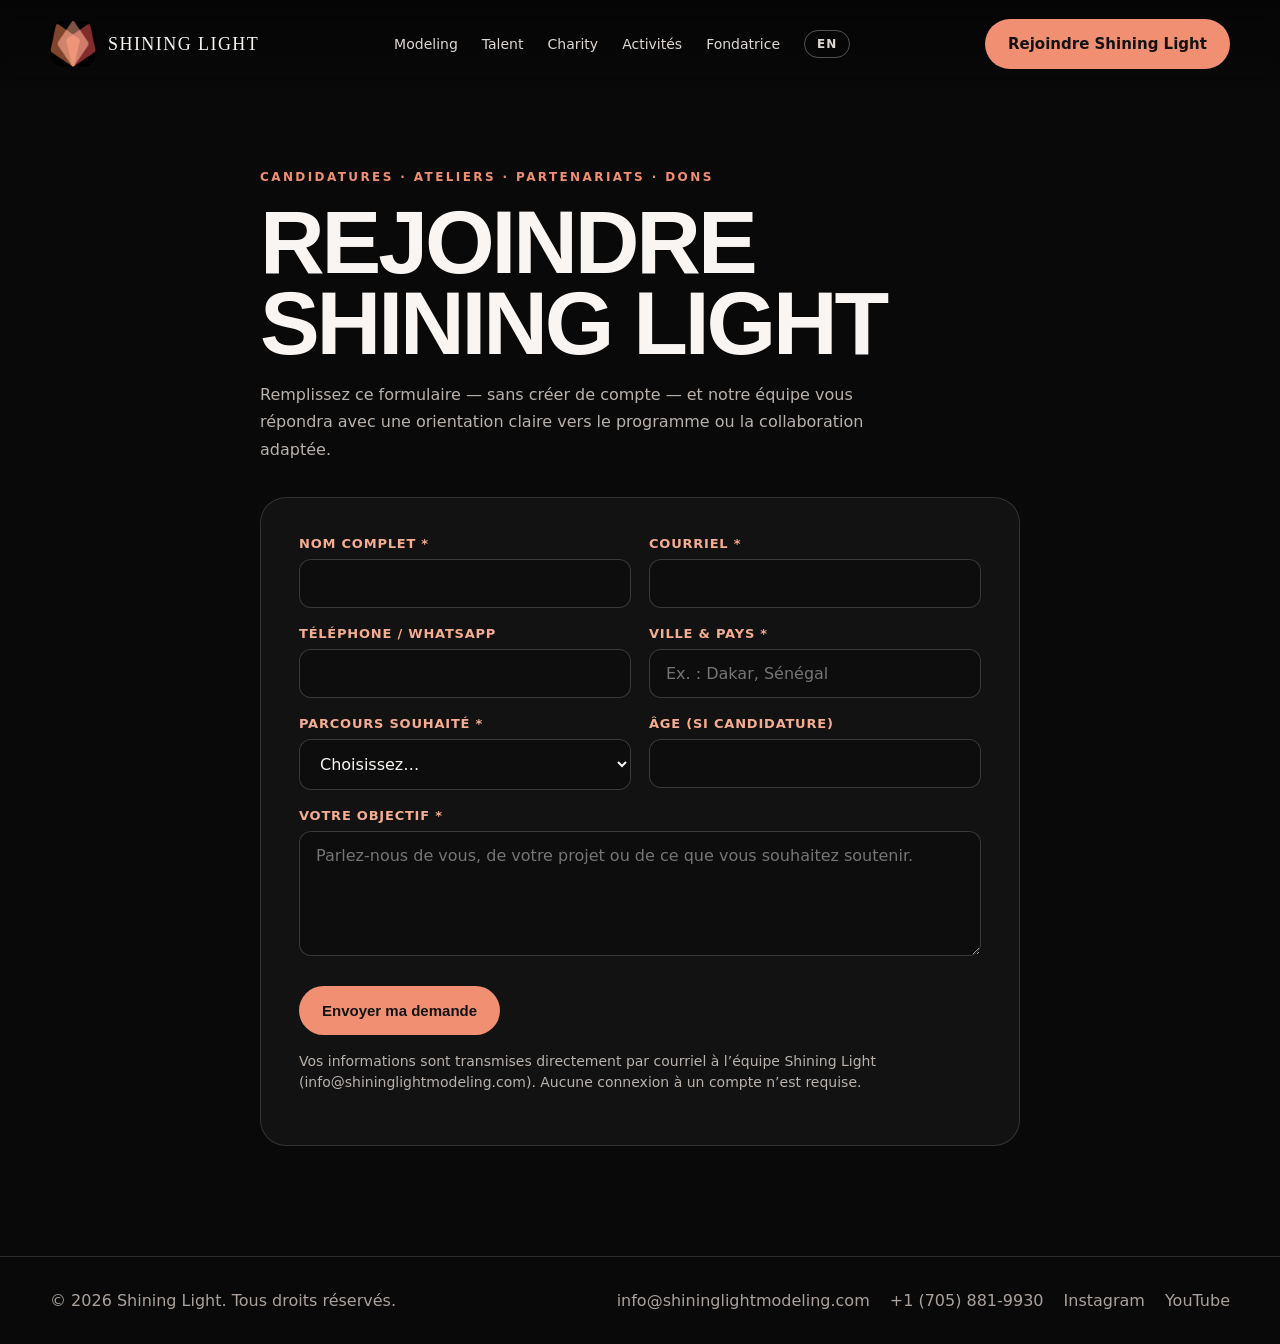
<file: inscription.html>
<!doctype html>
<html lang="fr">
<head>
  <meta charset="utf-8" />
  <meta name="viewport" content="width=device-width, initial-scale=1" />
  <meta name="description" content="Rejoignez Shining Light : candidature mannequin, inscription aux ateliers Talent, soutien ou partenariat Charity." />
  <title>Rejoindre Shining Light — Inscription</title>
  <link rel="stylesheet" href="assets/styles.css">
</head>
<body>
  <header class="nav">
    <div class="wrap nav-inner">
      <a class="brand" href="index.html"><img src="assets/logo-embleme.jpg" alt="Logo Shining Light"><span>SHINING LIGHT</span></a>
      <nav class="links" aria-label="Navigation principale"><a href="modeling.html">Modeling</a><a href="talent.html">Talent</a><a href="charity.html">Charity</a><a href="index.html#activites">Activités</a><a href="index.html#fondatrice">Fondatrice</a><a class="lang" href="en/apply.html" lang="en" hreflang="en">EN</a></nav>
      <a class="btn btn-primary" href="inscription.html">Rejoindre Shining Light</a>
    </div>
  </header>

  <main>
    <section style="padding-top:170px">
      <div class="wrap form-wrap">
        <div class="eyebrow">Candidatures · Ateliers · Partenariats · Dons</div>
        <h1 class="section-title">Rejoindre Shining Light</h1>
        <p style="color:var(--muted);line-height:1.7;max-width:640px">Remplissez ce formulaire — sans créer de compte — et notre équipe vous répondra avec une orientation claire vers le programme ou la collaboration adaptée.</p>

        <form class="form-card" id="apply-form" style="margin-top:34px">
          <div class="form-grid">
            <div class="field"><label for="f-nom">Nom complet *</label><input id="f-nom" name="nom" required autocomplete="name"></div>
            <div class="field"><label for="f-email">Courriel *</label><input id="f-email" type="email" name="email" required autocomplete="email"></div>
            <div class="field"><label for="f-tel">Téléphone / WhatsApp</label><input id="f-tel" type="tel" name="telephone" autocomplete="tel"></div>
            <div class="field"><label for="f-ville">Ville &amp; pays *</label><input id="f-ville" name="ville" required placeholder="Ex. : Dakar, Sénégal"></div>
            <div class="field"><label for="f-parcours">Parcours souhaité *</label>
              <select id="f-parcours" name="parcours" required>
                <option value="" disabled selected>Choisissez…</option>
                <option>Modeling — devenir mannequin</option>
                <option>Talent — ateliers danse / scène</option>
                <option>Charity — bénévolat ou don</option>
                <option>Partenariat / sponsoring</option>
                <option>Autre</option>
              </select>
            </div>
            <div class="field"><label for="f-age">Âge (si candidature)</label><input id="f-age" name="age" inputmode="numeric"></div>
            <div class="field full"><label for="f-msg">Votre objectif *</label><textarea id="f-msg" name="message" rows="5" required placeholder="Parlez-nous de vous, de votre projet ou de ce que vous souhaitez soutenir."></textarea></div>
          </div>
          <div class="actions"><button class="btn btn-primary" type="submit" id="apply-submit">Envoyer ma demande</button></div>
          <p class="form-status" id="apply-status" role="status"></p>
          <p class="form-note">Vos informations sont transmises directement par courriel à l’équipe Shining Light (info@shininglightmodeling.com). Aucune connexion à un compte n’est requise.</p>
        </form>
      </div>
    </section>
  </main>

  <footer><div class="wrap footer-grid"><div>© 2026 Shining Light. Tous droits réservés.</div><div class="footer-links"><a href="mailto:info@shininglightmodeling.com">info@shininglightmodeling.com</a><a href="tel:+17058819930">+1 (705) 881-9930</a><a href="https://www.instagram.com/shininglightm/" target="_blank" rel="noopener">Instagram</a><a href="https://youtube.com/@shininglightcharityy" target="_blank" rel="noopener">YouTube</a></div></div></footer>

  <script>
  // Envoi par courriel via FormSubmit (https://formsubmit.co), sans backend.
  // Première soumission : FormSubmit envoie un courriel d'activation à l'adresse ci-dessous.
  const APPLY_EMAIL = "info@shininglightmodeling.com";
  document.getElementById("apply-form").addEventListener("submit", async (e) => {
    e.preventDefault();
    const form = e.target, btn = document.getElementById("apply-submit"), st = document.getElementById("apply-status");
    const data = Object.fromEntries(new FormData(form).entries());
    data._subject = "Nouvelle demande — site Shining Light (" + (data.parcours || "sans parcours") + ")";
    data._template = "table";
    btn.disabled = true; btn.textContent = "Envoi en cours…"; st.className = "form-status";
    try {
      const res = await fetch("https://formsubmit.co/ajax/" + APPLY_EMAIL, {
        method: "POST",
        headers: { "Content-Type": "application/json", "Accept": "application/json" },
        body: JSON.stringify(data)
      });
      if (!res.ok) throw new Error("HTTP " + res.status);
      st.textContent = "Merci! Votre demande a bien été envoyée. Notre équipe vous répondra rapidement.";
      st.className = "form-status ok";
      form.reset();
    } catch (err) {
      st.innerHTML = "L’envoi automatique a échoué. Écrivez-nous directement à <a href='mailto:" + APPLY_EMAIL + "' style='color:var(--coral)'>" + APPLY_EMAIL + "</a>.";
      st.className = "form-status err";
    } finally {
      btn.disabled = false; btn.textContent = "Envoyer ma demande";
    }
  });
  </script>
</body>
</html>
</file>
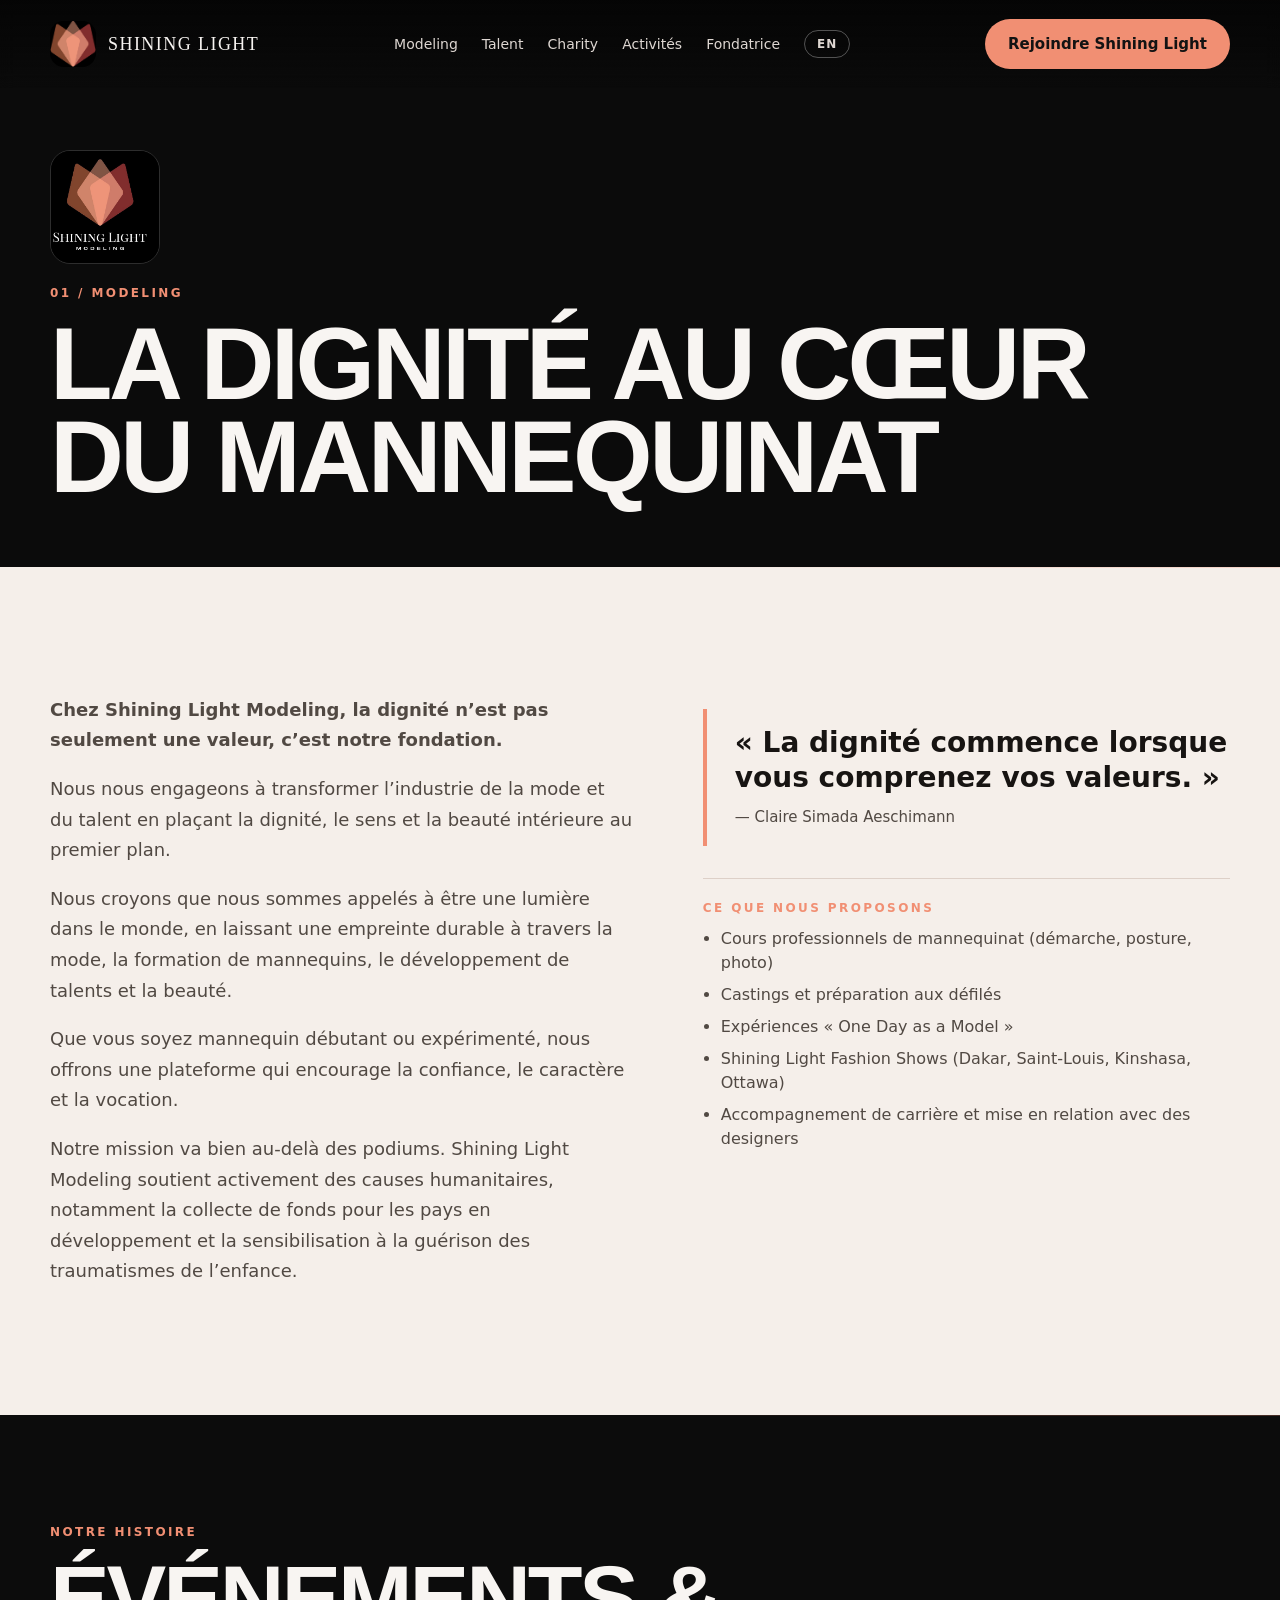
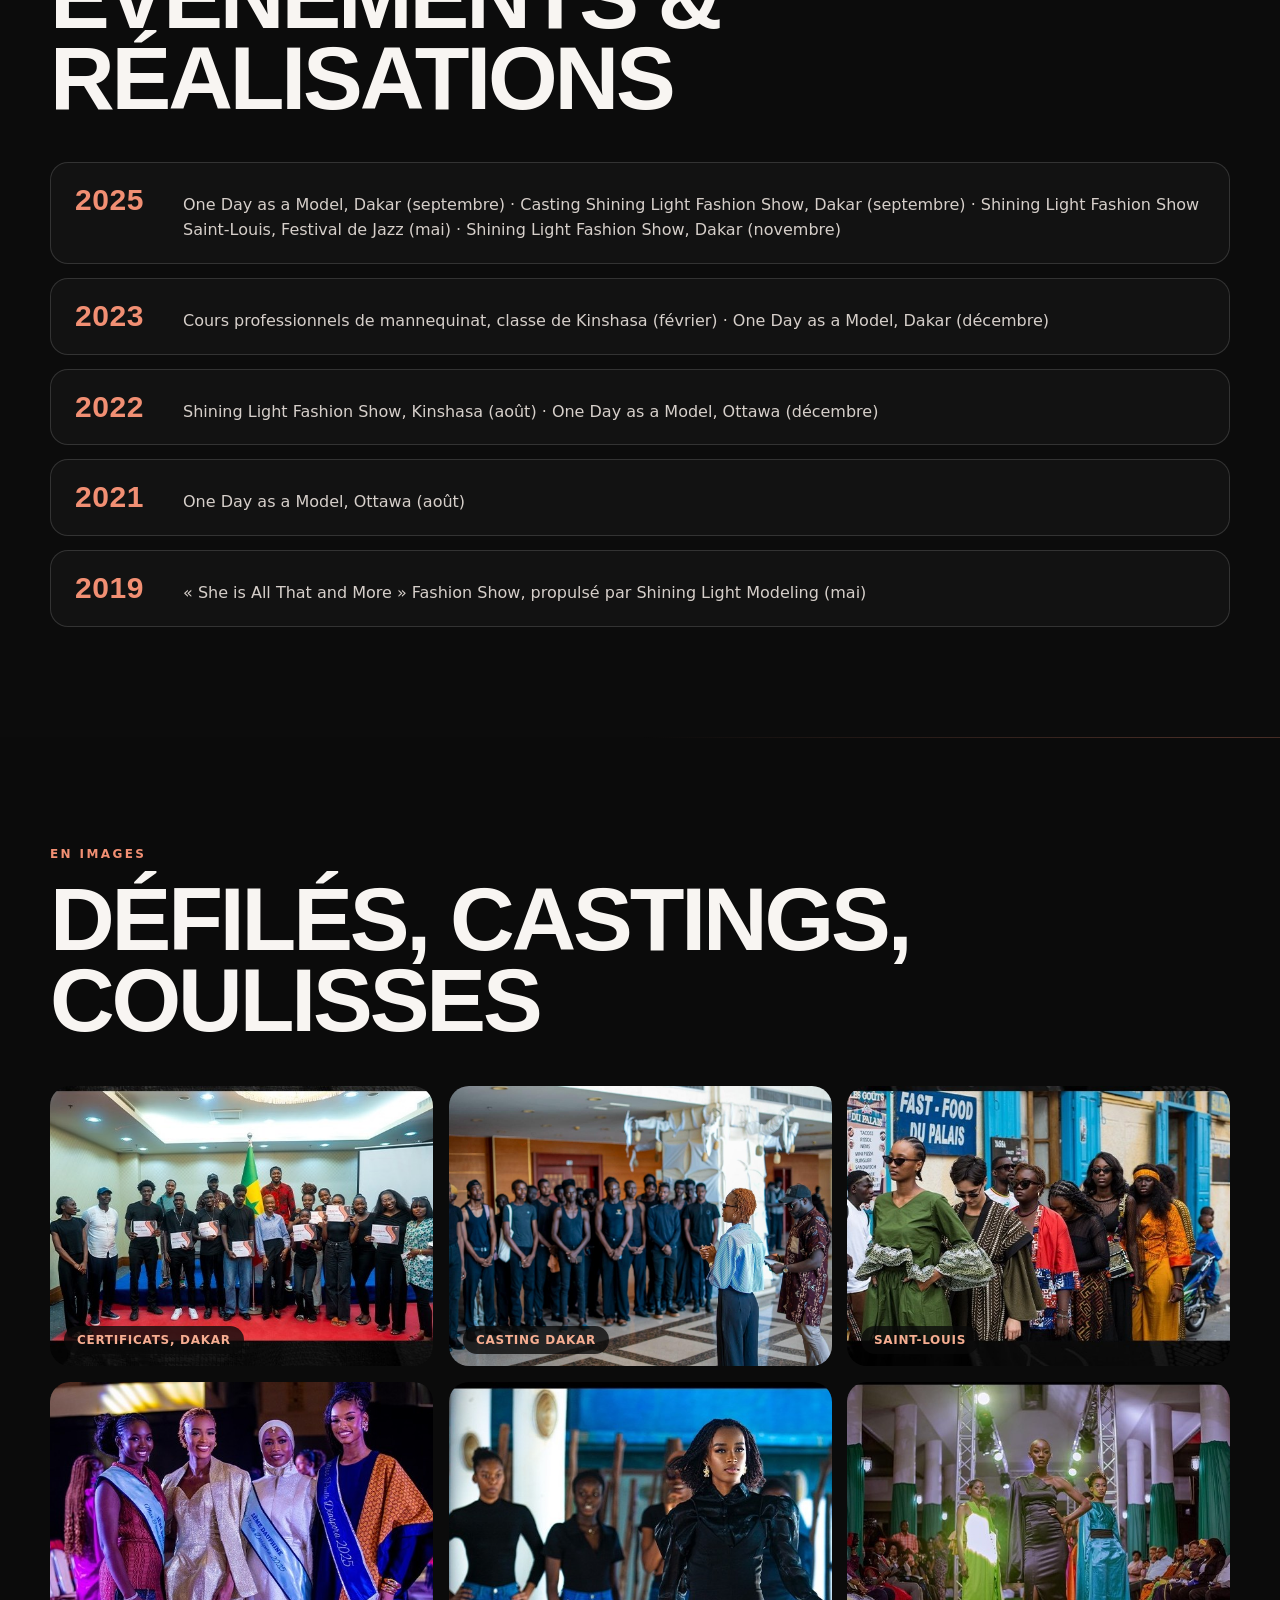
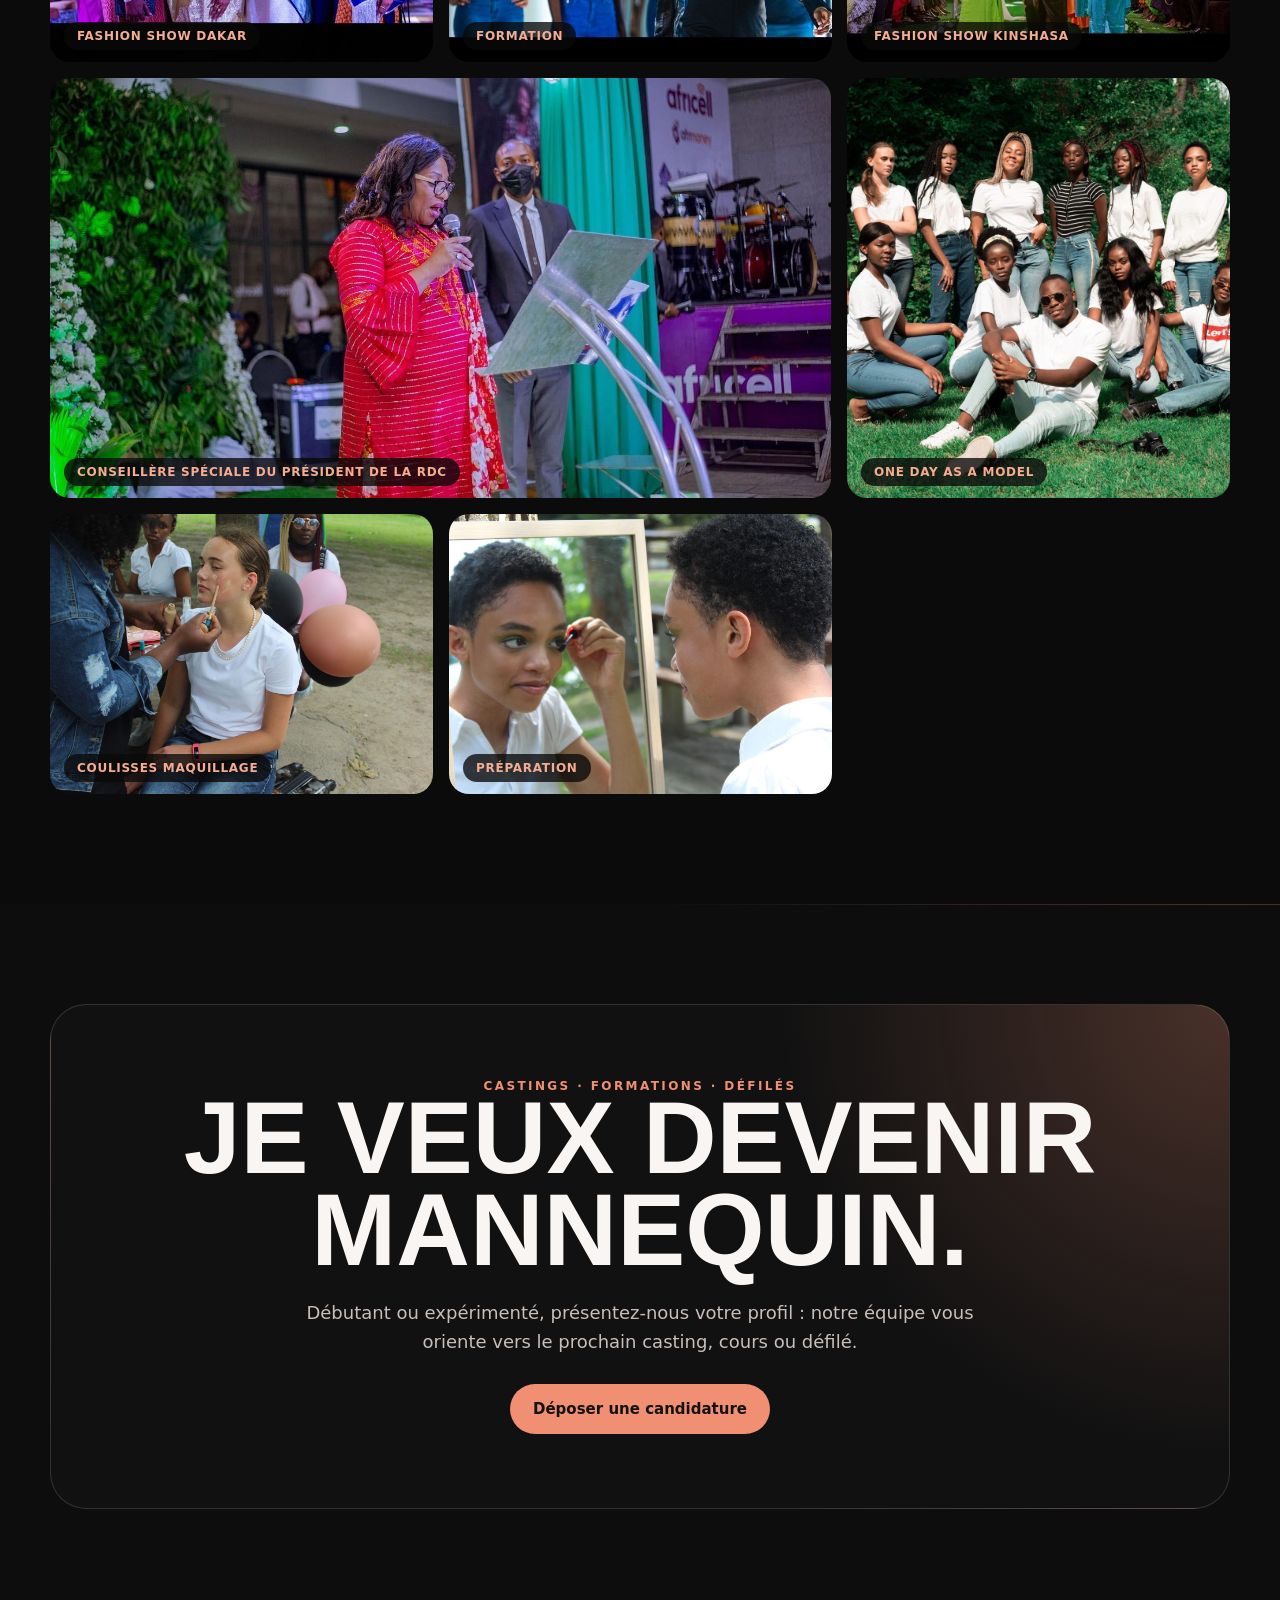
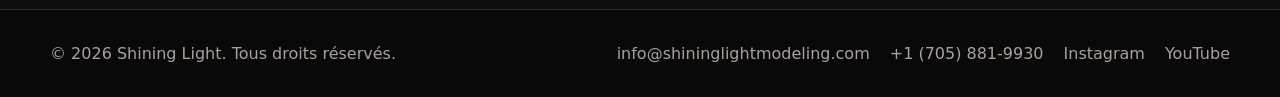
<file: modeling.html>
<!doctype html>
<html lang="fr">
<head>
  <meta charset="utf-8" />
  <meta name="viewport" content="width=device-width, initial-scale=1" />
  <meta name="description" content="Shining Light Modeling : formations, castings et défilés qui placent la dignité au cœur du mannequinat." />
  <title>Shining Light Modeling — La dignité au cœur du mannequinat</title>
  <link rel="stylesheet" href="assets/styles.css">
  <style>.page-hero:before{background-image:url('assets/modeling-hero.jpg')}</style>
</head>
<body>
  <header class="nav">
    <div class="wrap nav-inner">
      <a class="brand" href="index.html"><img src="assets/logo-embleme.jpg" alt="Logo Shining Light"><span>SHINING LIGHT</span></a>
      <nav class="links" aria-label="Navigation principale"><a href="modeling.html">Modeling</a><a href="talent.html">Talent</a><a href="charity.html">Charity</a><a href="index.html#activites">Activités</a><a href="index.html#fondatrice">Fondatrice</a><a class="lang" href="en/modeling.html" lang="en" hreflang="en">EN</a></nav>
      <a class="btn btn-primary" href="inscription.html">Rejoindre Shining Light</a>
    </div>
  </header>

  <main>
    <section class="page-hero">
      <div class="wrap">
        <img class="logo-pillar" src="assets/logo-modeling.jpg" alt="Logo Shining Light Modeling">
        <div class="eyebrow">01 / Modeling</div>
        <h1 class="section-title" style="font-size:clamp(56px,8vw,110px);margin-bottom:0">La dignité au cœur du mannequinat</h1>
      </div>
    </section>

    <section class="manifesto">
      <div class="wrap manifesto-grid">
        <div>
          <p class="bodycopy"><strong>Chez Shining Light Modeling, la dignité n’est pas seulement une valeur, c’est notre fondation.</strong></p>
          <p class="bodycopy">Nous nous engageons à transformer l’industrie de la mode et du talent en plaçant la dignité, le sens et la beauté intérieure au premier plan.</p>
          <p class="bodycopy">Nous croyons que nous sommes appelés à être une lumière dans le monde, en laissant une empreinte durable à travers la mode, la formation de mannequins, le développement de talents et la beauté.</p>
          <p class="bodycopy">Que vous soyez mannequin débutant ou expérimenté, nous offrons une plateforme qui encourage la confiance, le caractère et la vocation.</p>
          <p class="bodycopy">Notre mission va bien au-delà des podiums. Shining Light Modeling soutient activement des causes humanitaires, notamment la collecte de fonds pour les pays en développement et la sensibilisation à la guérison des traumatismes de l’enfance.</p>
        </div>
        <div>
          <div class="quote">« La dignité commence lorsque vous comprenez vos valeurs. »<br><span style="font-size:15px;font-weight:400;color:#514943">— Claire Simada Aeschimann</span></div>
          <div class="parcours">
            <div class="eyebrow" style="margin-bottom:12px">Ce que nous proposons</div>
            <ul style="padding-left:18px;margin:0">
              <li>Cours professionnels de mannequinat (démarche, posture, photo)</li>
              <li>Castings et préparation aux défilés</li>
              <li>Expériences « One Day as a Model »</li>
              <li>Shining Light Fashion Shows (Dakar, Saint-Louis, Kinshasa, Ottawa)</li>
              <li>Accompagnement de carrière et mise en relation avec des designers</li>
            </ul>
          </div>
        </div>
      </div>
    </section>

    <section class="timeline">
      <div class="wrap">
        <div class="eyebrow">Notre histoire</div>
        <h2 class="section-title">Événements &amp; réalisations</h2>
        <div class="timeline-list">
          <div class="tl"><b>2025</b><div>One Day as a Model, Dakar (septembre) · Casting Shining Light Fashion Show, Dakar (septembre) · Shining Light Fashion Show Saint-Louis, Festival de Jazz (mai) · Shining Light Fashion Show, Dakar (novembre)</div></div>
          <div class="tl"><b>2023</b><div>Cours professionnels de mannequinat, classe de Kinshasa (février) · One Day as a Model, Dakar (décembre)</div></div>
          <div class="tl"><b>2022</b><div>Shining Light Fashion Show, Kinshasa (août) · One Day as a Model, Ottawa (décembre)</div></div>
          <div class="tl"><b>2021</b><div>One Day as a Model, Ottawa (août)</div></div>
          <div class="tl"><b>2019</b><div>« She is All That and More » Fashion Show, propulsé par Shining Light Modeling (mai)</div></div>
        </div>
      </div>
    </section>

    <section class="galerie">
      <div class="wrap">
        <div class="eyebrow">En images</div>
        <h2 class="section-title">Défilés, castings, coulisses</h2>
        <div class="galerie-grid">
          <div class="gitem"><img src="assets/mode-a.jpg" alt="Remise de certificats après le casting de Dakar"><span>Certificats, Dakar</span></div>
          <div class="gitem"><img src="assets/mode-b.jpg" alt="Casting Shining Light Fashion Show à Dakar"><span>Casting Dakar</span></div>
          <div class="gitem"><img src="assets/mode-c.jpg" alt="Mannequins en tenue de créateurs dans la rue"><span>Saint-Louis</span></div>
          <div class="gitem"><img src="assets/mode-d.jpg" alt="Fashion Show Dakar — les miss en tenues traditionnelles"><span>Fashion Show Dakar</span></div>
          <div class="gitem"><img src="assets/mode-e.jpg" alt="Répétition de démarche en studio"><span>Formation</span></div>
          <div class="gitem"><img src="assets/mode-f.jpg" alt="Fashion Show Kinshasa"><span>Fashion Show Kinshasa</span></div>
          <div class="gitem tall" style="grid-column:span 2"><img src="assets/mode-conseillere.jpg" alt="Conseillère spéciale du Président de la République démocratique du Congo chargée de la jeunesse, du genre et de la lutte contre les violences faites aux femmes, au Shining Light Fashion Show"><span>Conseillère spéciale du Président de la RDC</span></div>
          <div class="gitem tall"><img src="assets/mode-diversite-01.jpg" alt="Groupe de participantes de l'atelier One Day as a Model"><span>One Day as a Model</span></div>
          <div class="gitem"><img src="assets/mode-diversite-02.jpg" alt="Séance de maquillage lors de l'atelier One Day as a Model"><span>Coulisses maquillage</span></div>
          <div class="gitem"><img src="assets/mode-diversite-03.jpg" alt="Préparation devant le miroir lors de l'atelier"><span>Préparation</span></div>
        </div>
      </div>
    </section>

    <section class="cta">
      <div class="wrap cta-box"><div class="eyebrow">Castings · Formations · Défilés</div><h2>Je veux devenir mannequin.</h2><p>Débutant ou expérimenté, présentez-nous votre profil : notre équipe vous oriente vers le prochain casting, cours ou défilé.</p><a class="btn btn-primary" href="inscription.html">Déposer une candidature</a></div>
    </section>
  </main>

  <footer><div class="wrap footer-grid"><div>© 2026 Shining Light. Tous droits réservés.</div><div class="footer-links"><a href="mailto:info@shininglightmodeling.com">info@shininglightmodeling.com</a><a href="tel:+17058819930">+1 (705) 881-9930</a><a href="https://www.instagram.com/shininglightm/" target="_blank" rel="noopener">Instagram</a><a href="https://youtube.com/@shininglightcharityy" target="_blank" rel="noopener">YouTube</a></div></div></footer>
</body>
</html>
</file>
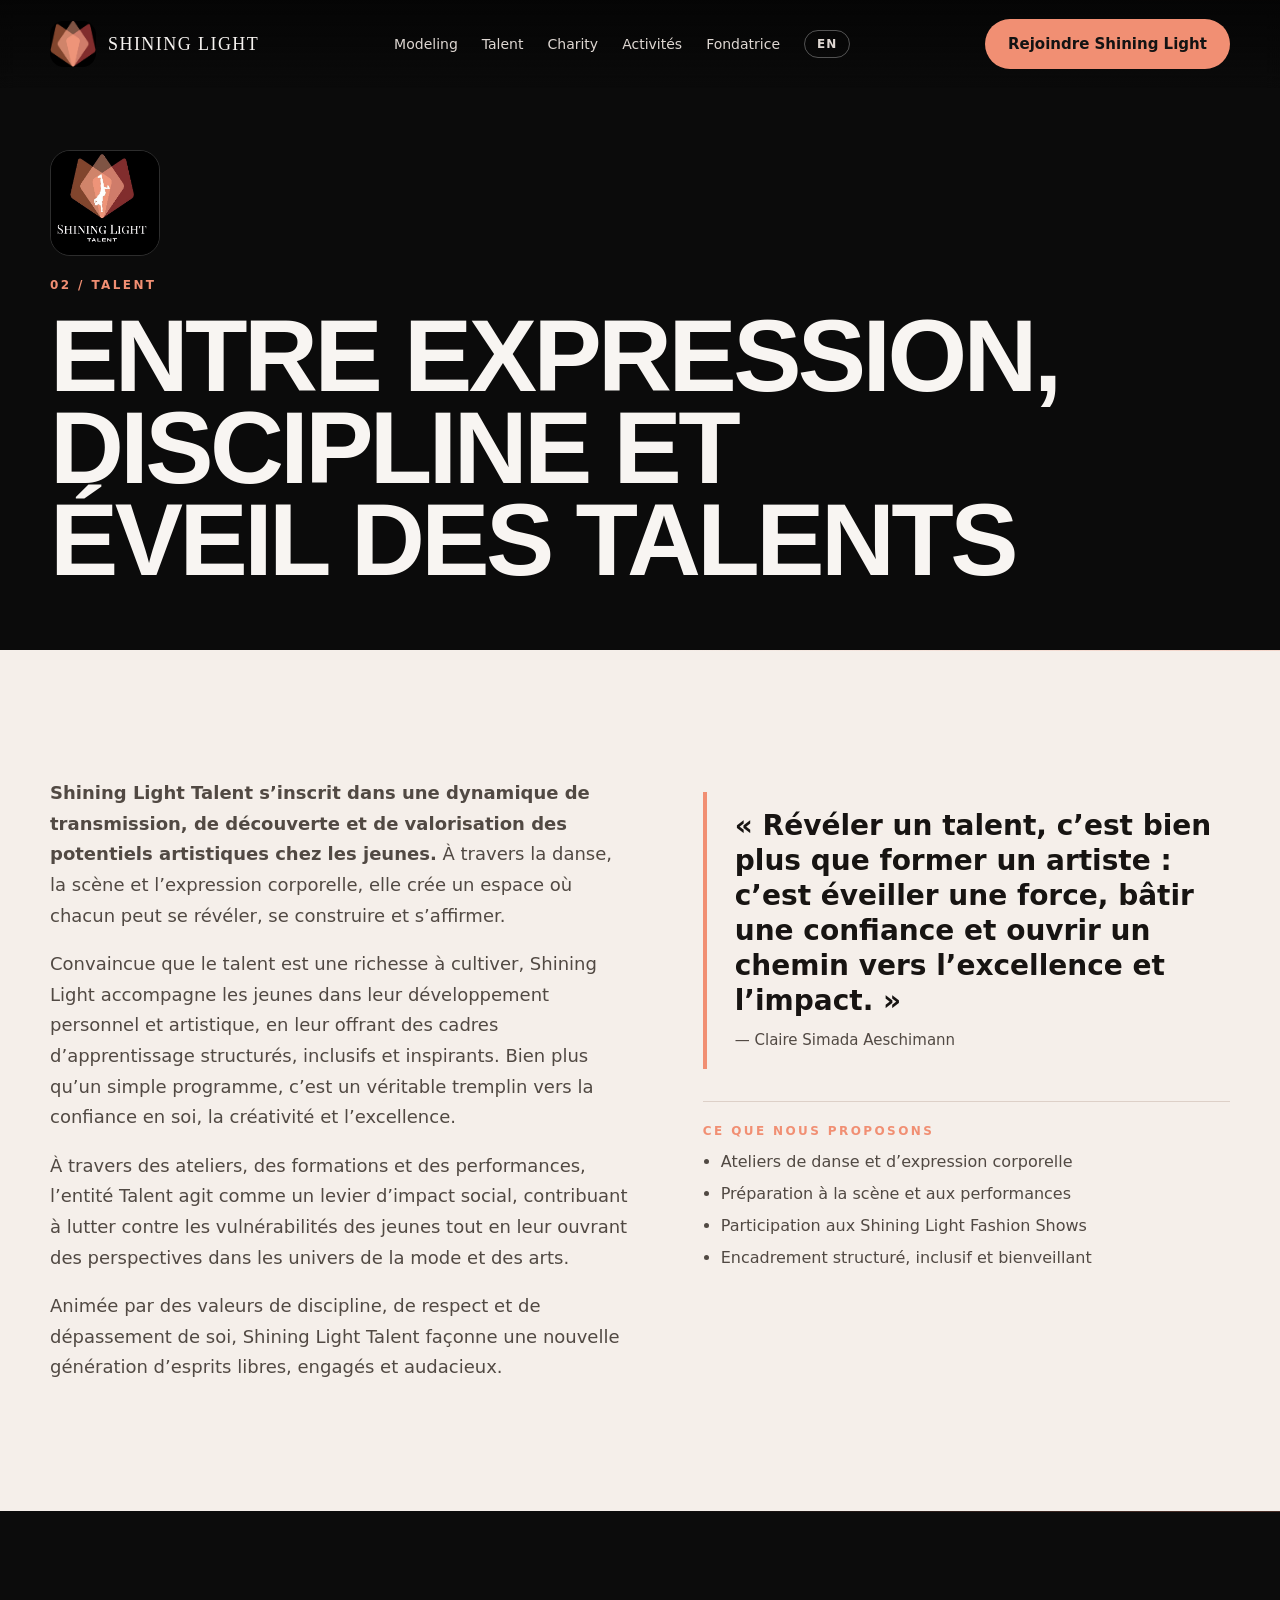
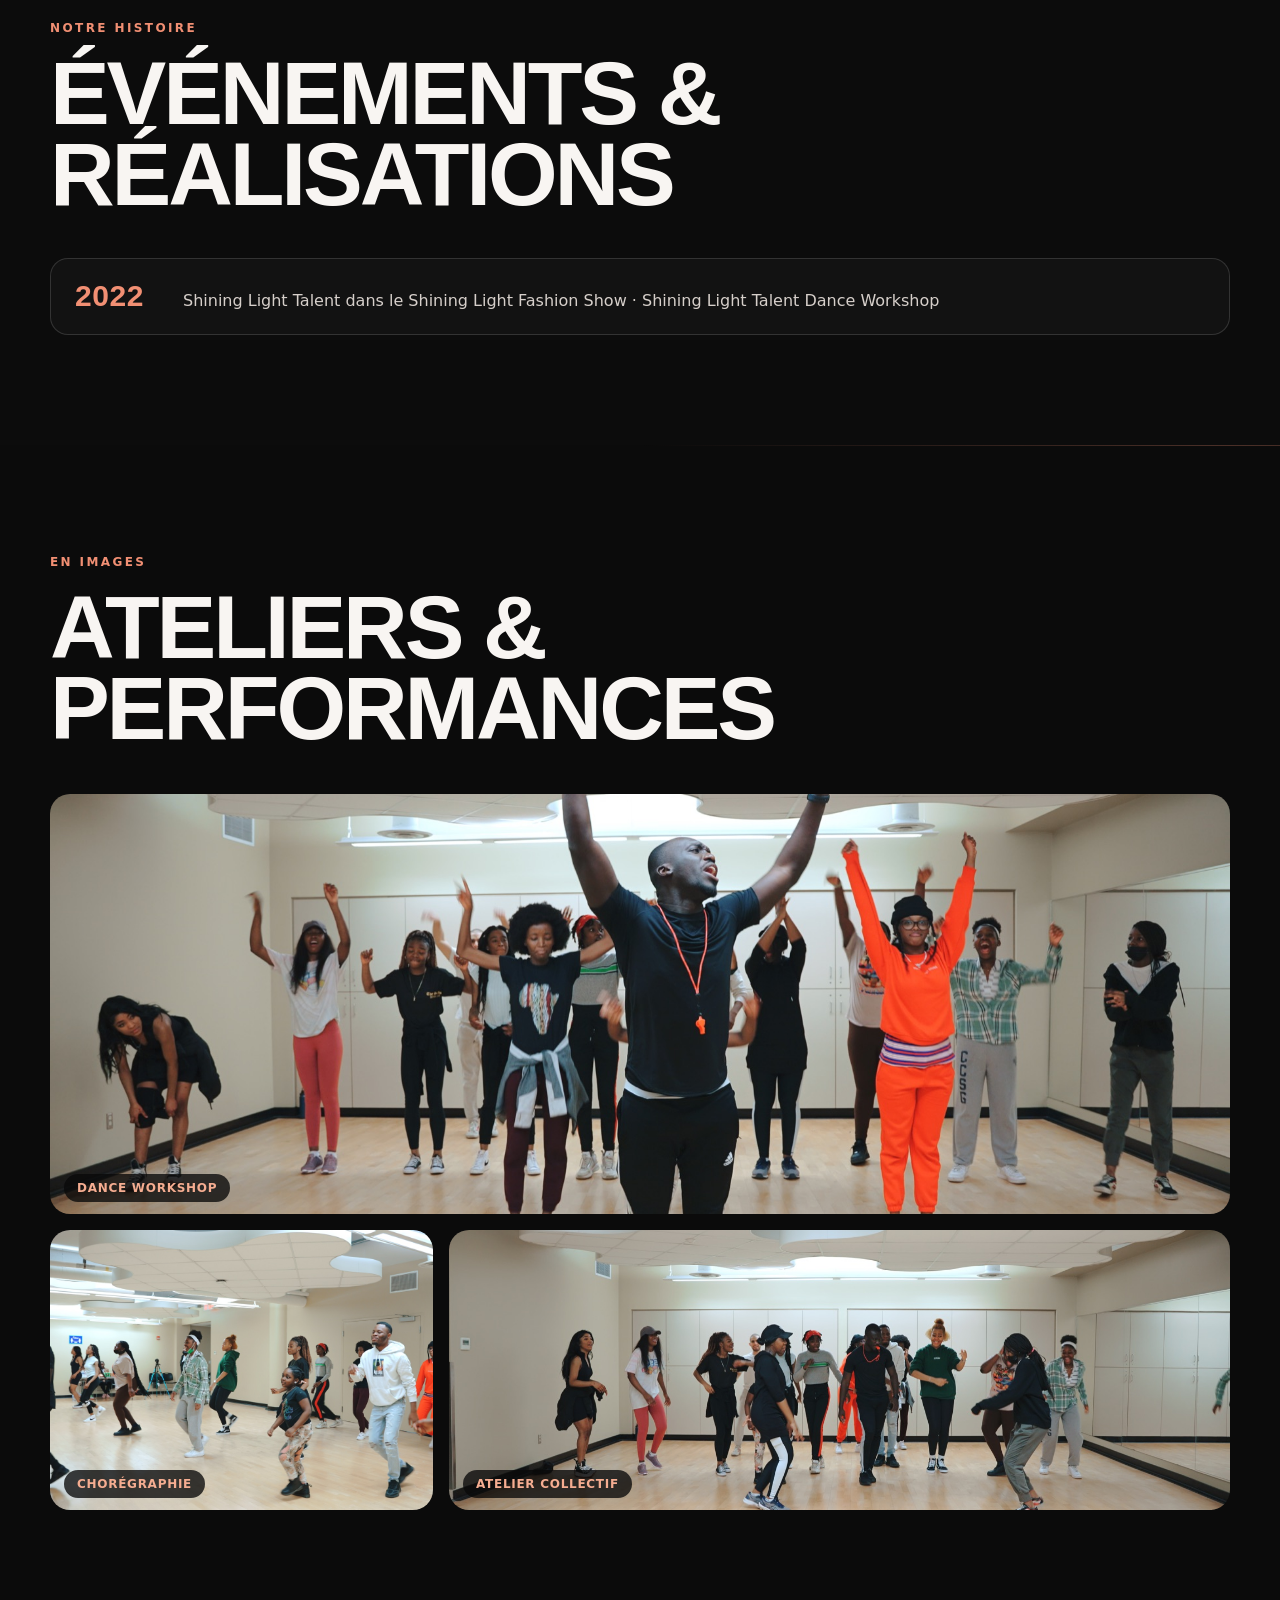
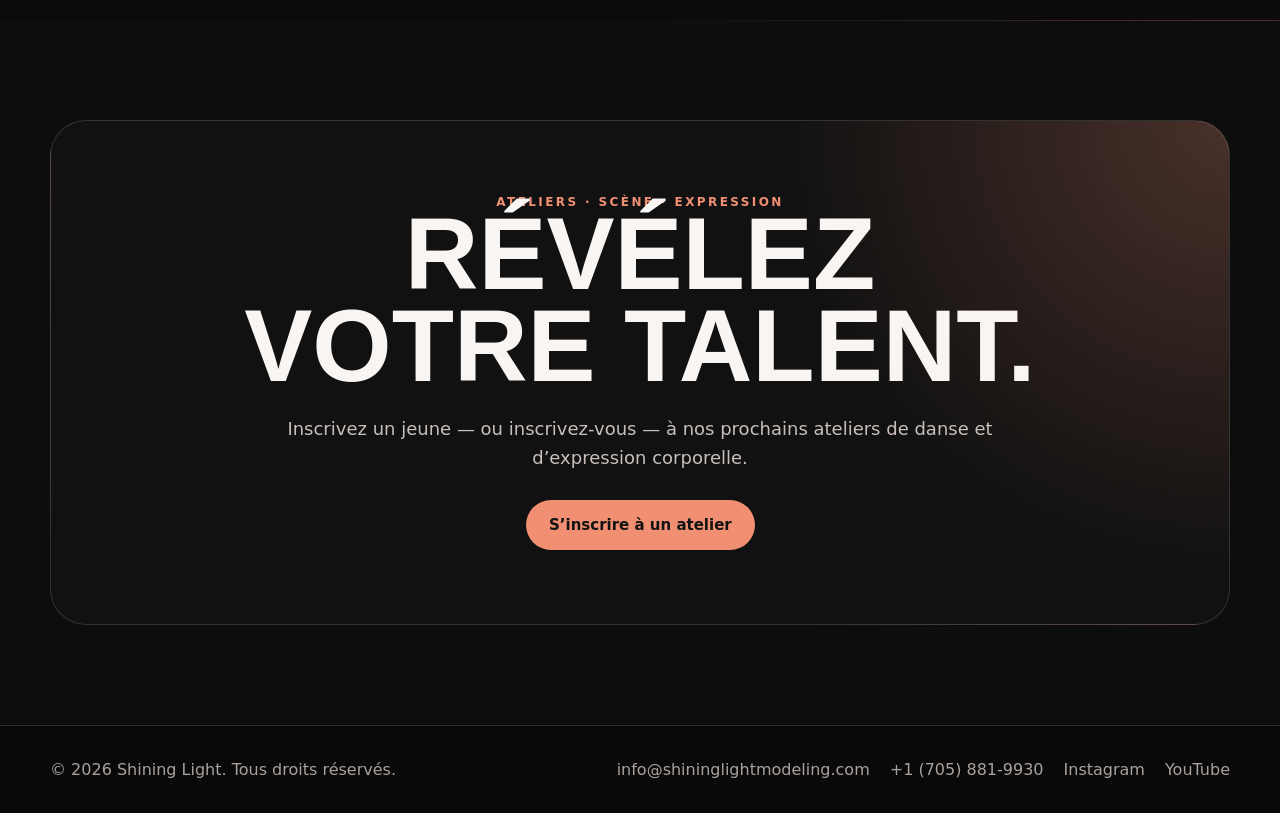
<file: talent.html>
<!doctype html>
<html lang="fr">
<head>
  <meta charset="utf-8" />
  <meta name="viewport" content="width=device-width, initial-scale=1" />
  <meta name="description" content="Shining Light Talent : danse, scène et expression corporelle pour révéler et faire grandir les jeunes talents." />
  <title>Shining Light Talent — Expression, discipline et éveil des talents</title>
  <link rel="stylesheet" href="assets/styles.css">
  <style>.page-hero:before{background-image:url('assets/activite-01.jpg')}</style>
</head>
<body>
  <header class="nav">
    <div class="wrap nav-inner">
      <a class="brand" href="index.html"><img src="assets/logo-embleme.jpg" alt="Logo Shining Light"><span>SHINING LIGHT</span></a>
      <nav class="links" aria-label="Navigation principale"><a href="modeling.html">Modeling</a><a href="talent.html">Talent</a><a href="charity.html">Charity</a><a href="index.html#activites">Activités</a><a href="index.html#fondatrice">Fondatrice</a><a class="lang" href="en/talent.html" lang="en" hreflang="en">EN</a></nav>
      <a class="btn btn-primary" href="inscription.html">Rejoindre Shining Light</a>
    </div>
  </header>

  <main>
    <section class="page-hero">
      <div class="wrap">
        <img class="logo-pillar" src="assets/logo-talent.jpg" alt="Logo Shining Light Talent">
        <div class="eyebrow">02 / Talent</div>
        <h1 class="section-title" style="font-size:clamp(56px,8vw,110px);margin-bottom:0">Entre expression, discipline et éveil des talents</h1>
      </div>
    </section>

    <section class="manifesto">
      <div class="wrap manifesto-grid">
        <div>
          <p class="bodycopy"><strong>Shining Light Talent s’inscrit dans une dynamique de transmission, de découverte et de valorisation des potentiels artistiques chez les jeunes.</strong> À travers la danse, la scène et l’expression corporelle, elle crée un espace où chacun peut se révéler, se construire et s’affirmer.</p>
          <p class="bodycopy">Convaincue que le talent est une richesse à cultiver, Shining Light accompagne les jeunes dans leur développement personnel et artistique, en leur offrant des cadres d’apprentissage structurés, inclusifs et inspirants. Bien plus qu’un simple programme, c’est un véritable tremplin vers la confiance en soi, la créativité et l’excellence.</p>
          <p class="bodycopy">À travers des ateliers, des formations et des performances, l’entité Talent agit comme un levier d’impact social, contribuant à lutter contre les vulnérabilités des jeunes tout en leur ouvrant des perspectives dans les univers de la mode et des arts.</p>
          <p class="bodycopy">Animée par des valeurs de discipline, de respect et de dépassement de soi, Shining Light Talent façonne une nouvelle génération d’esprits libres, engagés et audacieux.</p>
        </div>
        <div>
          <div class="quote">« Révéler un talent, c’est bien plus que former un artiste : c’est éveiller une force, bâtir une confiance et ouvrir un chemin vers l’excellence et l’impact. »<br><span style="font-size:15px;font-weight:400;color:#514943">— Claire Simada Aeschimann</span></div>
          <div class="parcours">
            <div class="eyebrow" style="margin-bottom:12px">Ce que nous proposons</div>
            <ul style="padding-left:18px;margin:0">
              <li>Ateliers de danse et d’expression corporelle</li>
              <li>Préparation à la scène et aux performances</li>
              <li>Participation aux Shining Light Fashion Shows</li>
              <li>Encadrement structuré, inclusif et bienveillant</li>
            </ul>
          </div>
        </div>
      </div>
    </section>

    <section class="timeline">
      <div class="wrap">
        <div class="eyebrow">Notre histoire</div>
        <h2 class="section-title">Événements &amp; réalisations</h2>
        <div class="timeline-list">
          <div class="tl"><b>2022</b><div>Shining Light Talent dans le Shining Light Fashion Show · Shining Light Talent Dance Workshop</div></div>
        </div>
      </div>
    </section>

    <section class="galerie">
      <div class="wrap">
        <div class="eyebrow">En images</div>
        <h2 class="section-title">Ateliers &amp; performances</h2>
        <div class="galerie-grid">
          <div class="gitem tall" style="grid-column:1/-1"><img src="assets/activite-01.jpg" alt="Atelier de danse — moment collectif bras levés"><span>Dance Workshop</span></div>
          <div class="gitem" style="grid-column:span 1"><img src="assets/activite-02.jpg" alt="Apprentissage d'une chorégraphie"><span>Chorégraphie</span></div>
          <div class="gitem" style="grid-column:span 2"><img src="assets/activite-03.jpg" alt="Groupe de jeunes dansant en studio"><span>Atelier collectif</span></div>
        </div>
      </div>
    </section>

    <section class="cta">
      <div class="wrap cta-box"><div class="eyebrow">Ateliers · Scène · Expression</div><h2>Révélez votre talent.</h2><p>Inscrivez un jeune — ou inscrivez-vous — à nos prochains ateliers de danse et d’expression corporelle.</p><a class="btn btn-primary" href="inscription.html">S’inscrire à un atelier</a></div>
    </section>
  </main>

  <footer><div class="wrap footer-grid"><div>© 2026 Shining Light. Tous droits réservés.</div><div class="footer-links"><a href="mailto:info@shininglightmodeling.com">info@shininglightmodeling.com</a><a href="tel:+17058819930">+1 (705) 881-9930</a><a href="https://www.instagram.com/shininglightalent/" target="_blank" rel="noopener">Instagram</a><a href="https://youtube.com/@shininglightcharityy" target="_blank" rel="noopener">YouTube</a></div></div></footer>
</body>
</html>
</file>
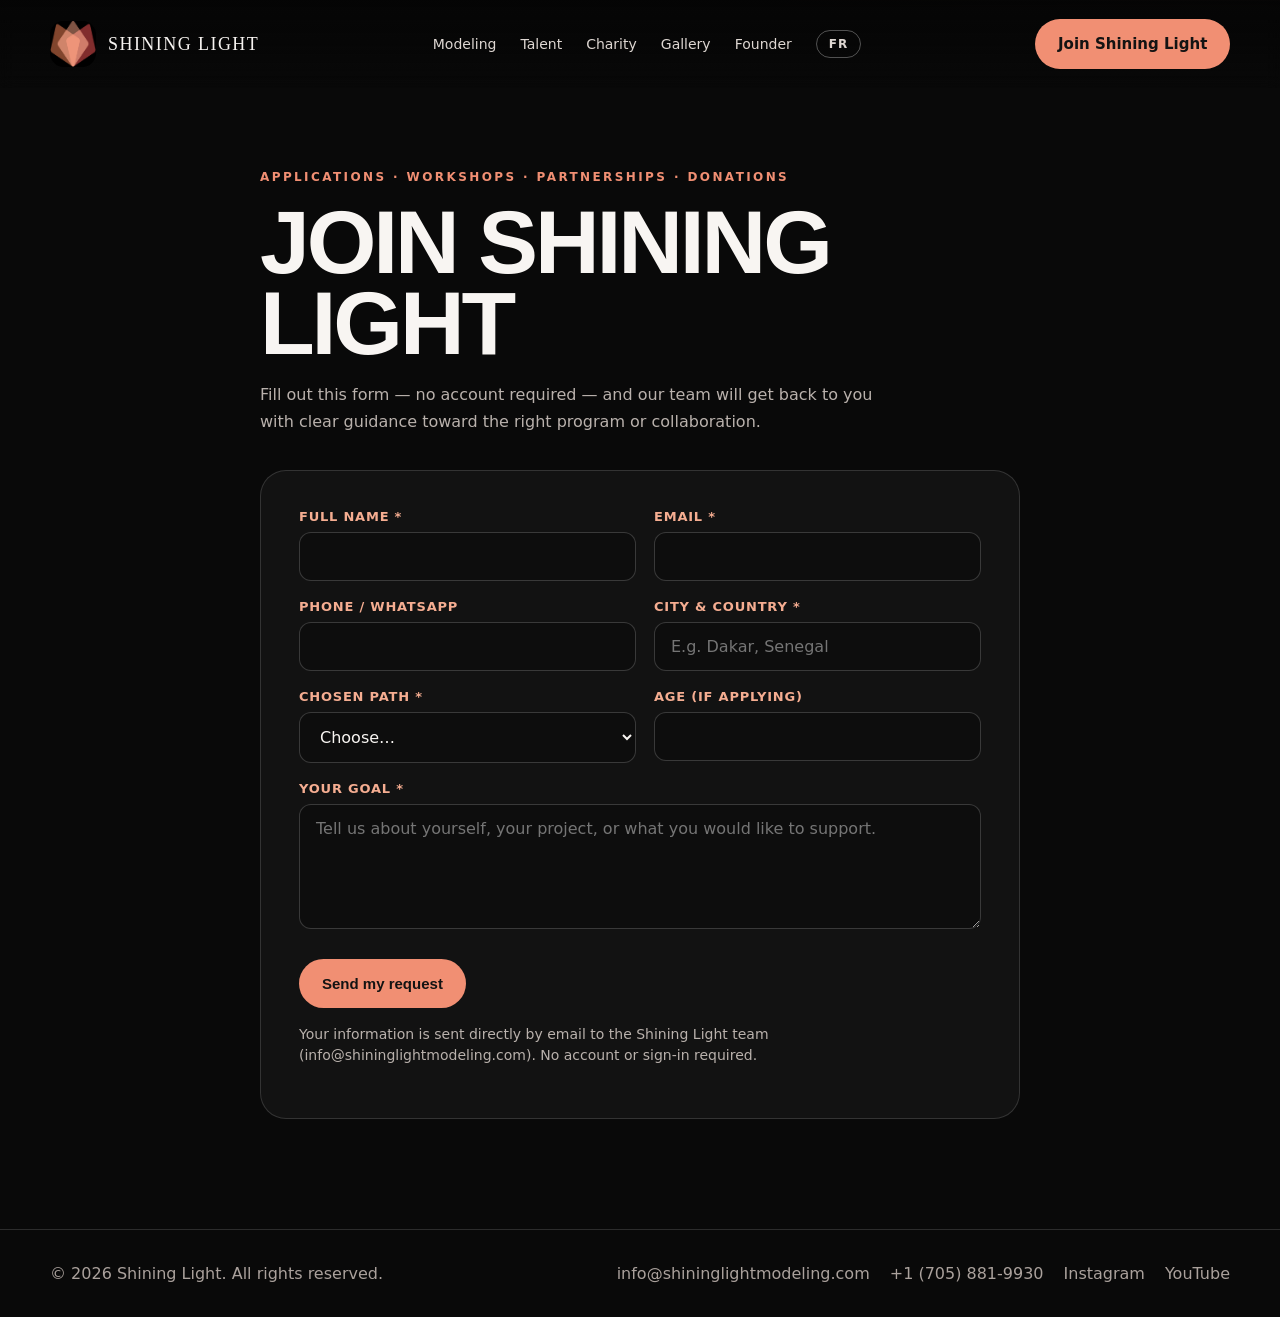
<file: en/apply.html>
<!doctype html>
<html lang="en">
<head>
  <meta charset="utf-8" />
  <meta name="viewport" content="width=device-width, initial-scale=1" />
  <meta name="description" content="Join Shining Light: model application, Talent workshop enrollment, Charity support or partnership." />
  <title>Join Shining Light — Application</title>
  <link rel="stylesheet" href="../assets/styles.css">
</head>
<body>
  <header class="nav">
    <div class="wrap nav-inner">
      <a class="brand" href="index.html"><img src="../assets/logo-embleme.jpg" alt="Shining Light logo"><span>SHINING LIGHT</span></a>
      <nav class="links" aria-label="Main navigation"><a href="modeling.html">Modeling</a><a href="talent.html">Talent</a><a href="charity.html">Charity</a><a href="index.html#activites">Gallery</a><a href="index.html#fondatrice">Founder</a><a class="lang" href="../inscription.html" lang="fr" hreflang="fr">FR</a></nav>
      <a class="btn btn-primary" href="apply.html">Join Shining Light</a>
    </div>
  </header>

  <main>
    <section style="padding-top:170px">
      <div class="wrap form-wrap">
        <div class="eyebrow">Applications · Workshops · Partnerships · Donations</div>
        <h1 class="section-title">Join Shining Light</h1>
        <p style="color:var(--muted);line-height:1.7;max-width:640px">Fill out this form — no account required — and our team will get back to you with clear guidance toward the right program or collaboration.</p>

        <form class="form-card" id="apply-form" style="margin-top:34px">
          <div class="form-grid">
            <div class="field"><label for="f-nom">Full name *</label><input id="f-nom" name="name" required autocomplete="name"></div>
            <div class="field"><label for="f-email">Email *</label><input id="f-email" type="email" name="email" required autocomplete="email"></div>
            <div class="field"><label for="f-tel">Phone / WhatsApp</label><input id="f-tel" type="tel" name="phone" autocomplete="tel"></div>
            <div class="field"><label for="f-ville">City &amp; country *</label><input id="f-ville" name="city" required placeholder="E.g. Dakar, Senegal"></div>
            <div class="field"><label for="f-parcours">Chosen path *</label>
              <select id="f-parcours" name="path" required>
                <option value="" disabled selected>Choose…</option>
                <option>Modeling — become a model</option>
                <option>Talent — dance / stage workshops</option>
                <option>Charity — volunteering or donation</option>
                <option>Partnership / sponsoring</option>
                <option>Other</option>
              </select>
            </div>
            <div class="field"><label for="f-age">Age (if applying)</label><input id="f-age" name="age" inputmode="numeric"></div>
            <div class="field full"><label for="f-msg">Your goal *</label><textarea id="f-msg" name="message" rows="5" required placeholder="Tell us about yourself, your project, or what you would like to support."></textarea></div>
          </div>
          <div class="actions"><button class="btn btn-primary" type="submit" id="apply-submit">Send my request</button></div>
          <p class="form-status" id="apply-status" role="status"></p>
          <p class="form-note">Your information is sent directly by email to the Shining Light team (info@shininglightmodeling.com). No account or sign-in required.</p>
        </form>
      </div>
    </section>
  </main>

  <footer><div class="wrap footer-grid"><div>© 2026 Shining Light. All rights reserved.</div><div class="footer-links"><a href="mailto:info@shininglightmodeling.com">info@shininglightmodeling.com</a><a href="tel:+17058819930">+1 (705) 881-9930</a><a href="https://www.instagram.com/shininglightm/" target="_blank" rel="noopener">Instagram</a><a href="https://youtube.com/@shininglightcharityy" target="_blank" rel="noopener">YouTube</a></div></div></footer>

  <script>
  // Sends the request by email via FormSubmit (https://formsubmit.co), no backend needed.
  const APPLY_EMAIL = "info@shininglightmodeling.com";
  document.getElementById("apply-form").addEventListener("submit", async (e) => {
    e.preventDefault();
    const form = e.target, btn = document.getElementById("apply-submit"), st = document.getElementById("apply-status");
    const data = Object.fromEntries(new FormData(form).entries());
    data._subject = "New request — Shining Light website (" + (data.path || "no path") + ")";
    data._template = "table";
    btn.disabled = true; btn.textContent = "Sending…"; st.className = "form-status";
    try {
      const res = await fetch("https://formsubmit.co/ajax/" + APPLY_EMAIL, {
        method: "POST",
        headers: { "Content-Type": "application/json", "Accept": "application/json" },
        body: JSON.stringify(data)
      });
      if (!res.ok) throw new Error("HTTP " + res.status);
      st.textContent = "Thank you! Your request has been sent. Our team will get back to you shortly.";
      st.className = "form-status ok";
      form.reset();
    } catch (err) {
      st.innerHTML = "Automatic sending failed. Please write to us directly at <a href='mailto:" + APPLY_EMAIL + "' style='color:var(--coral)'>" + APPLY_EMAIL + "</a>.";
      st.className = "form-status err";
    } finally {
      btn.disabled = false; btn.textContent = "Send my request";
    }
  });
  </script>
</body>
</html>
</file>
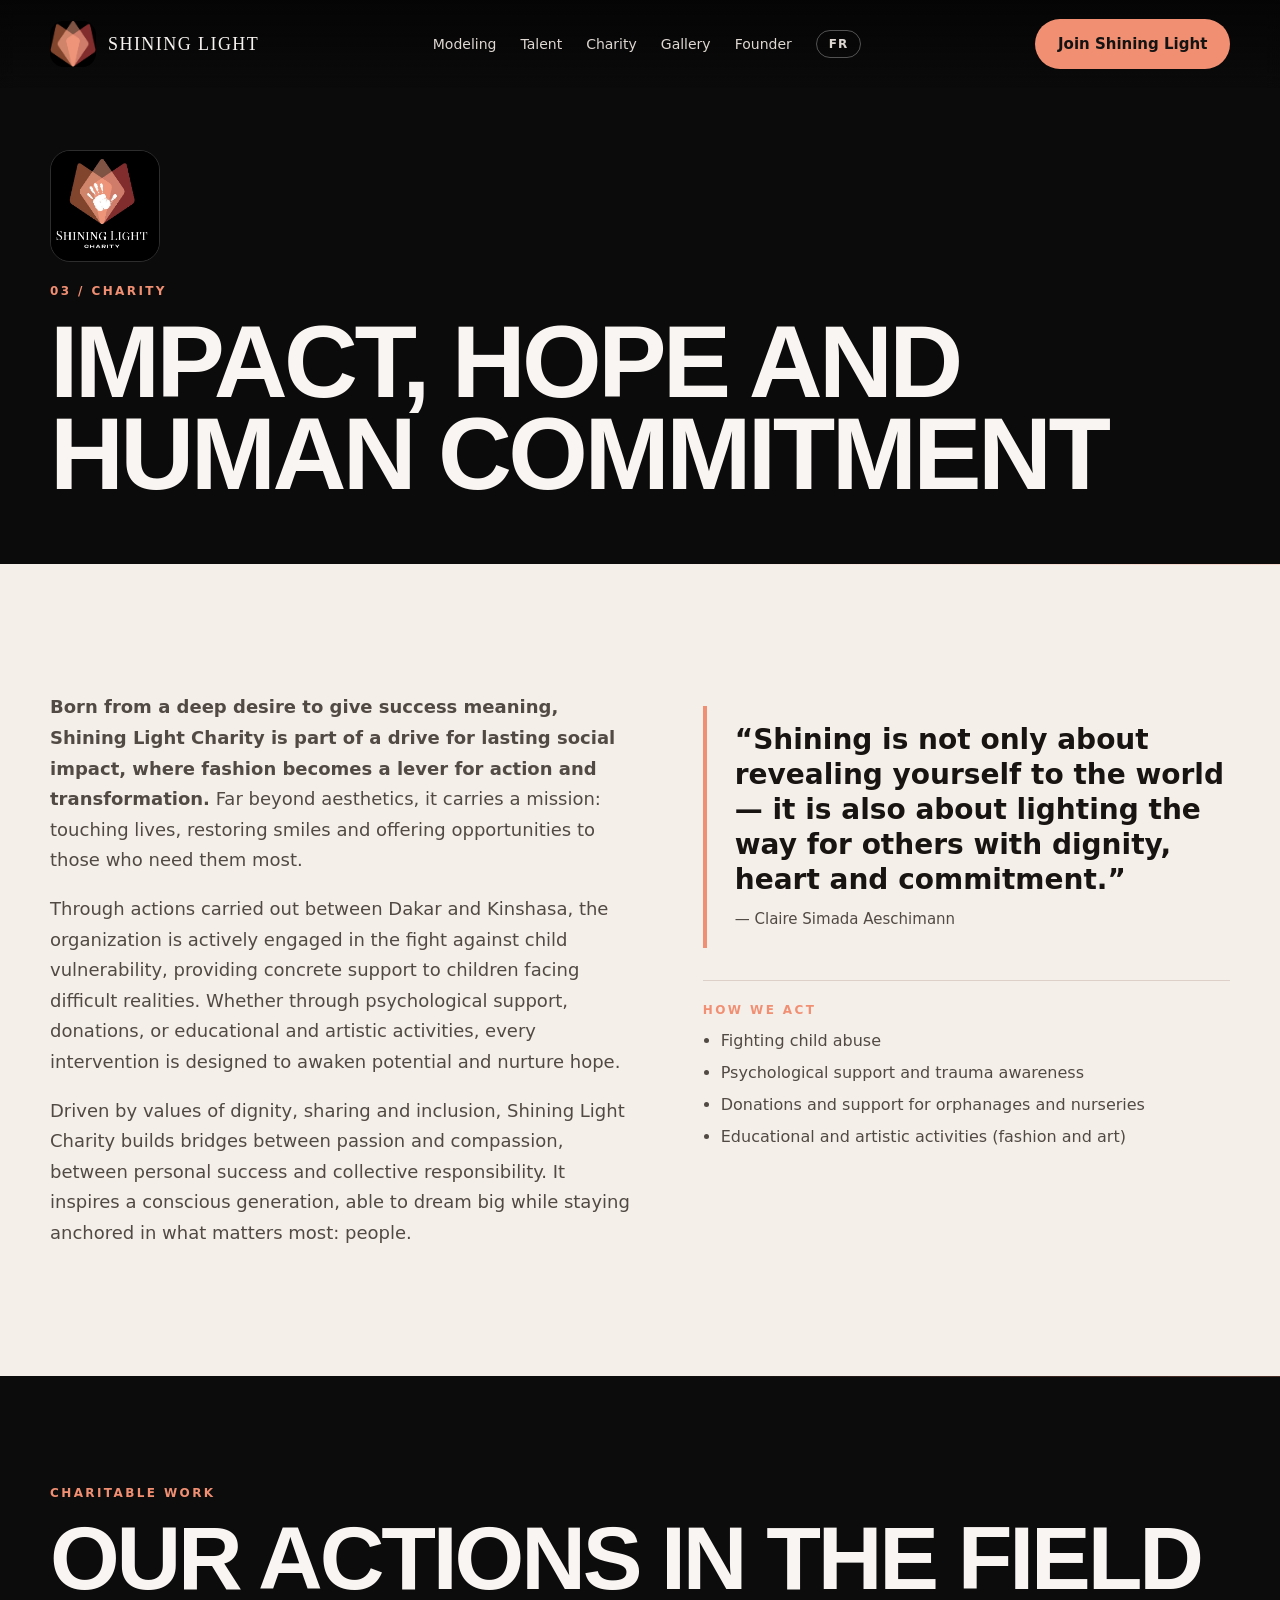
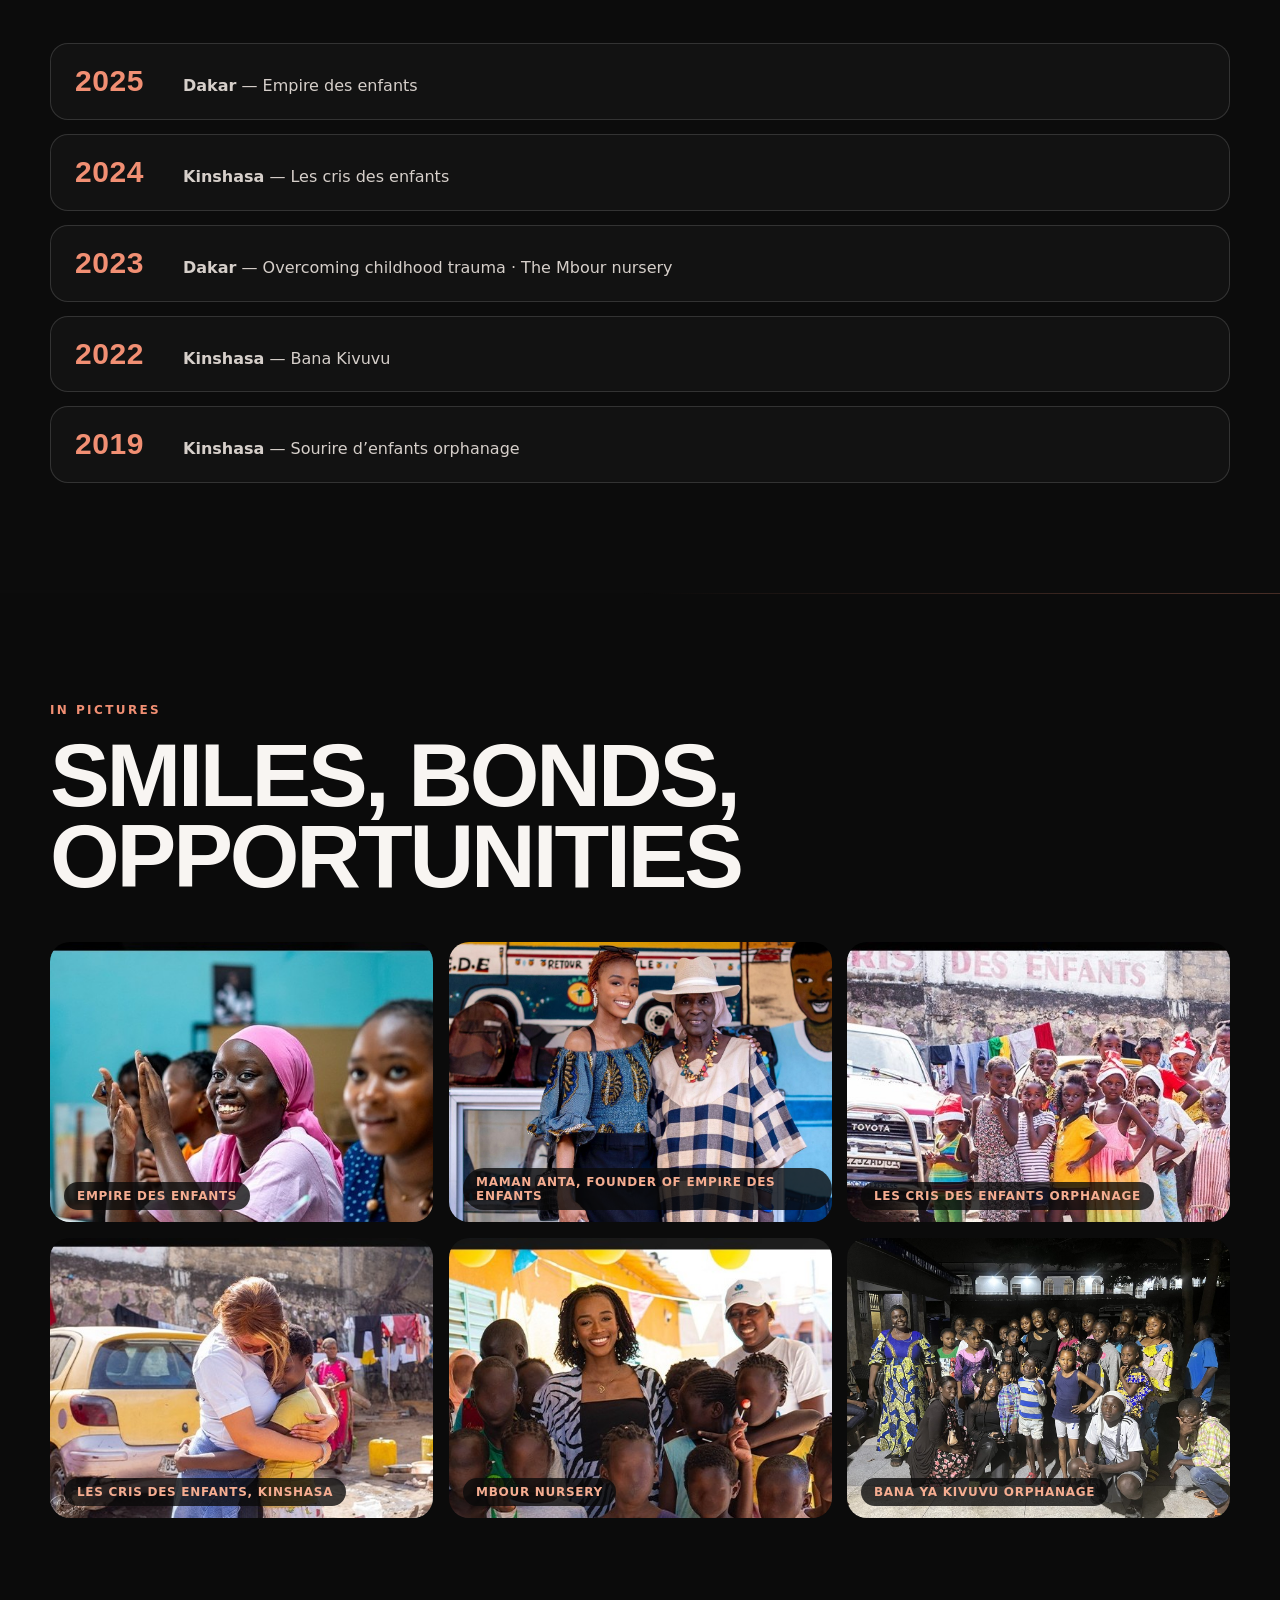
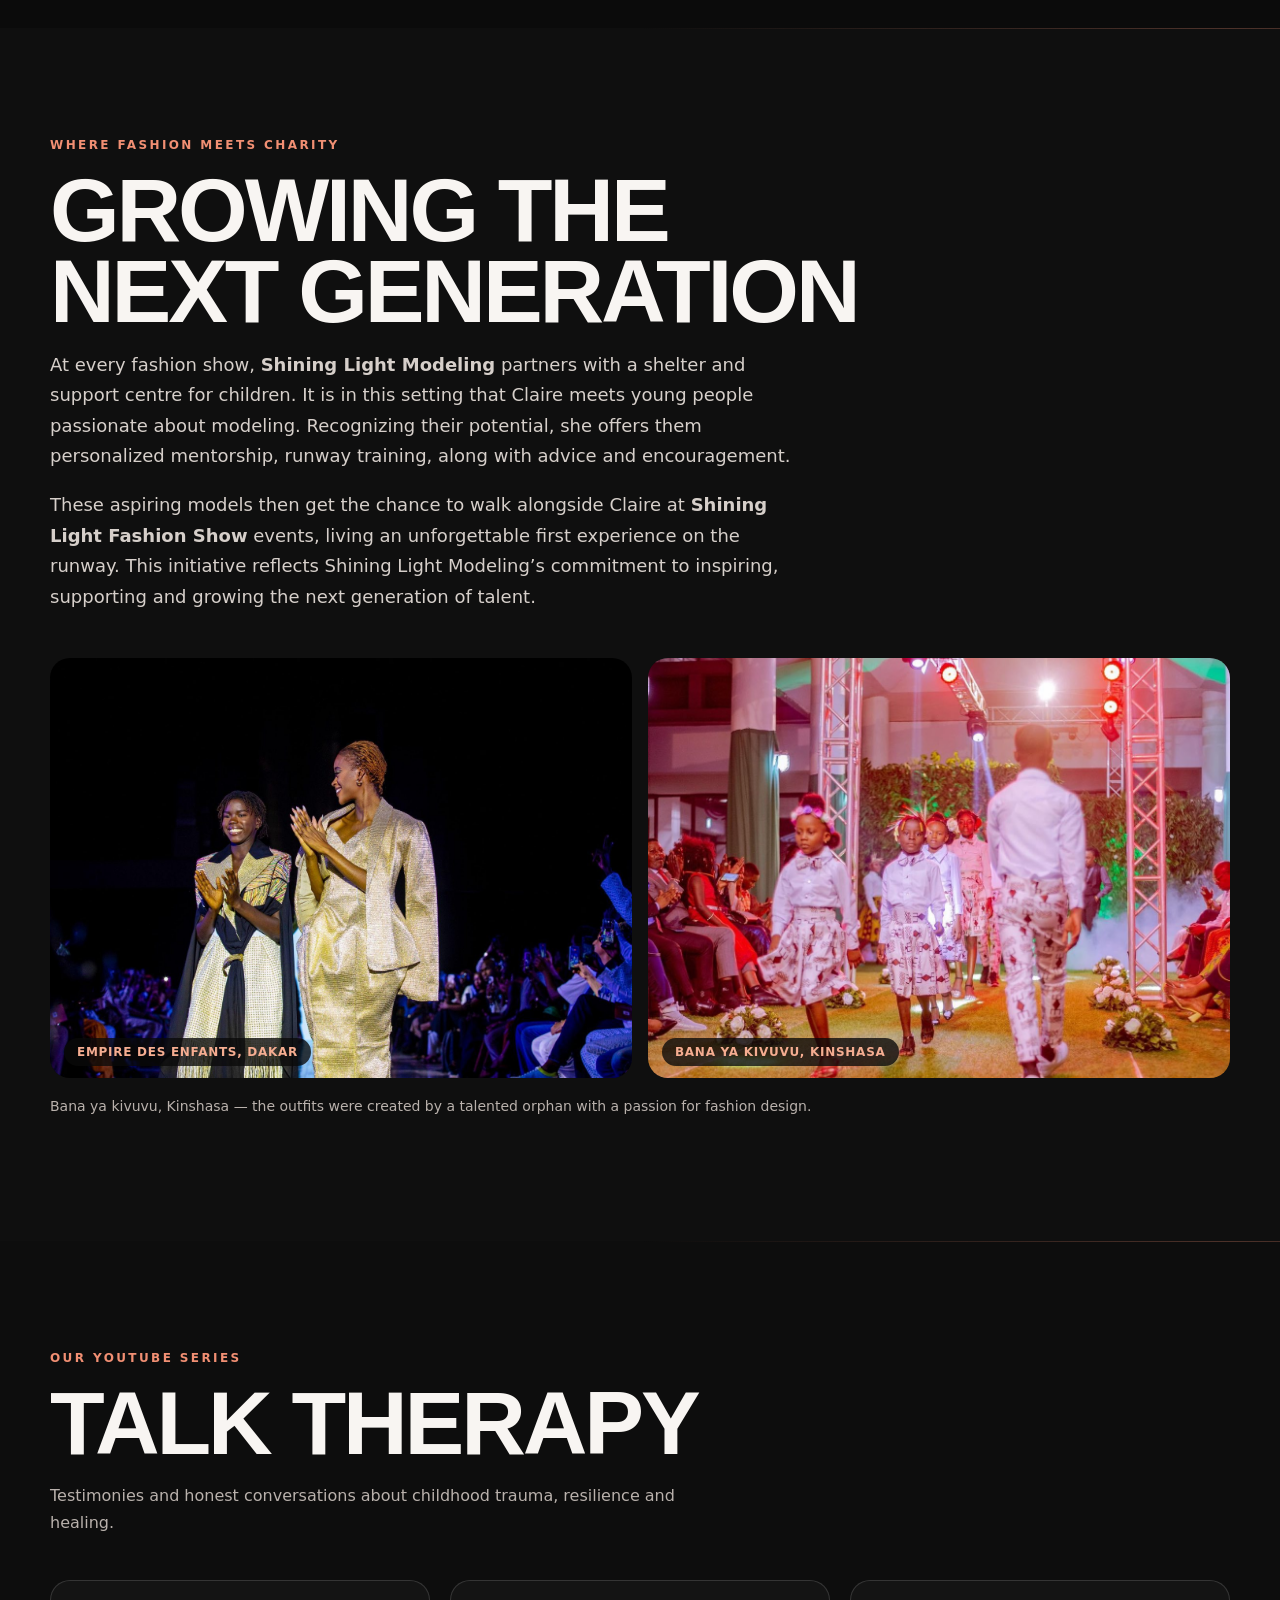
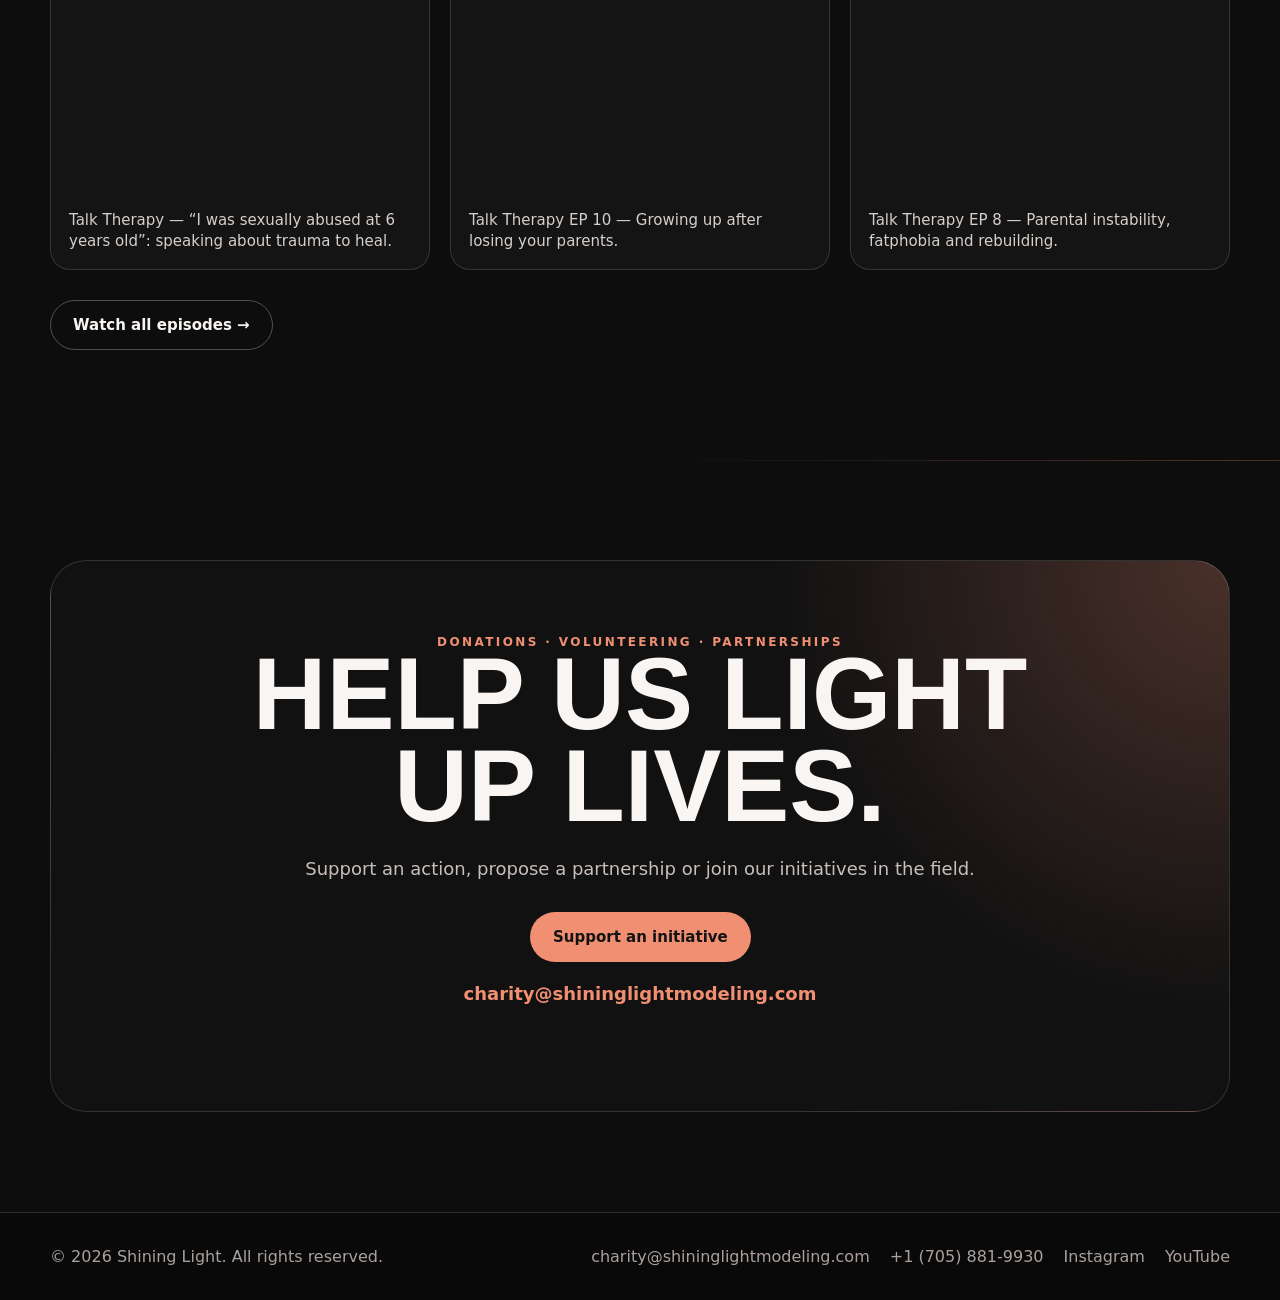
<file: en/charity.html>
<!doctype html>
<html lang="en">
<head>
  <meta charset="utf-8" />
  <meta name="viewport" content="width=device-width, initial-scale=1" />
  <meta name="description" content="Shining Light Charity: fighting child abuse, supporting orphanages and healing childhood trauma." />
  <title>Shining Light Charity — Impact, hope and human commitment</title>
  <link rel="stylesheet" href="../assets/styles.css">
  <style>.page-hero:before{background-image:url('../assets/char-e.jpg')}</style>
</head>
<body>
  <header class="nav">
    <div class="wrap nav-inner">
      <a class="brand" href="index.html"><img src="../assets/logo-embleme.jpg" alt="Shining Light logo"><span>SHINING LIGHT</span></a>
      <nav class="links" aria-label="Main navigation"><a href="modeling.html">Modeling</a><a href="talent.html">Talent</a><a href="charity.html">Charity</a><a href="index.html#activites">Gallery</a><a href="index.html#fondatrice">Founder</a><a class="lang" href="../charity.html" lang="fr" hreflang="fr">FR</a></nav>
      <a class="btn btn-primary" href="apply.html">Join Shining Light</a>
    </div>
  </header>

  <main>
    <section class="page-hero">
      <div class="wrap">
        <img class="logo-pillar" src="../assets/logo-charity-full.jpg" alt="Shining Light Charity logo">
        <div class="eyebrow">03 / Charity</div>
        <h1 class="section-title" style="font-size:clamp(56px,8vw,110px);margin-bottom:0">Impact, hope and human commitment</h1>
      </div>
    </section>

    <section class="manifesto">
      <div class="wrap manifesto-grid">
        <div>
          <p class="bodycopy"><strong>Born from a deep desire to give success meaning, Shining Light Charity is part of a drive for lasting social impact, where fashion becomes a lever for action and transformation.</strong> Far beyond aesthetics, it carries a mission: touching lives, restoring smiles and offering opportunities to those who need them most.</p>
          <p class="bodycopy">Through actions carried out between Dakar and Kinshasa, the organization is actively engaged in the fight against child vulnerability, providing concrete support to children facing difficult realities. Whether through psychological support, donations, or educational and artistic activities, every intervention is designed to awaken potential and nurture hope.</p>
          <p class="bodycopy">Driven by values of dignity, sharing and inclusion, Shining Light Charity builds bridges between passion and compassion, between personal success and collective responsibility. It inspires a conscious generation, able to dream big while staying anchored in what matters most: people.</p>
        </div>
        <div>
          <div class="quote">“Shining is not only about revealing yourself to the world — it is also about lighting the way for others with dignity, heart and commitment.”<br><span style="font-size:15px;font-weight:400;color:#514943">— Claire Simada Aeschimann</span></div>
          <div class="parcours">
            <div class="eyebrow" style="margin-bottom:12px">How we act</div>
            <ul style="padding-left:18px;margin:0">
              <li>Fighting child abuse</li>
              <li>Psychological support and trauma awareness</li>
              <li>Donations and support for orphanages and nurseries</li>
              <li>Educational and artistic activities (fashion and art)</li>
            </ul>
          </div>
        </div>
      </div>
    </section>

    <section class="timeline">
      <div class="wrap">
        <div class="eyebrow">Charitable work</div>
        <h2 class="section-title">Our actions in the field</h2>
        <div class="timeline-list">
          <div class="tl"><b>2025</b><div><strong>Dakar</strong> — Empire des enfants</div></div>
          <div class="tl"><b>2024</b><div><strong>Kinshasa</strong> — Les cris des enfants</div></div>
          <div class="tl"><b>2023</b><div><strong>Dakar</strong> — Overcoming childhood trauma · The Mbour nursery</div></div>
          <div class="tl"><b>2022</b><div><strong>Kinshasa</strong> — Bana Kivuvu</div></div>
          <div class="tl"><b>2019</b><div><strong>Kinshasa</strong> — Sourire d’enfants orphanage</div></div>
        </div>
      </div>
    </section>

    <section class="galerie">
      <div class="wrap">
        <div class="eyebrow">In pictures</div>
        <h2 class="section-title">Smiles, bonds, opportunities</h2>
        <div class="galerie-grid">
          <div class="gitem"><img src="../assets/char-a.jpg" alt="Empire des Enfants workshop in Dakar"><span>Empire des Enfants</span></div>
          <div class="gitem"><img src="../assets/char-b.jpg" alt="Maman Anta, founder of Empire des Enfants, with Claire Simada Aeschimann"><span>Maman Anta, founder of Empire des Enfants</span></div>
          <div class="gitem"><img src="../assets/char-c.jpg" alt="Les cris des enfants orphanage, Kinshasa"><span>Les cris des enfants orphanage</span></div>
          <div class="gitem"><img src="../assets/char-d.jpg" alt="Les cris des enfants — support in the field in Kinshasa"><span>Les cris des enfants, Kinshasa</span></div>
          <div class="gitem"><img src="../assets/char-e.jpg" alt="Claire surrounded by children at the Mbour nursery"><span>Mbour Nursery</span></div>
          <div class="gitem"><img src="../assets/char-f.jpg" alt="Bana ya kivuvu orphanage, Kinshasa"><span>Bana ya kivuvu orphanage</span></div>
        </div>
      </div>
    </section>

    <section class="galerie" id="fashion-and-charity" style="background:#0f0f0f">
      <div class="wrap">
        <div class="eyebrow">Where fashion meets charity</div>
        <h2 class="section-title">Growing the next generation</h2>
        <div style="max-width:760px">
          <p class="bodycopy" style="color:#d6cfca">At every fashion show, <strong>Shining Light Modeling</strong> partners with a shelter and support centre for children. It is in this setting that Claire meets young people passionate about modeling. Recognizing their potential, she offers them personalized mentorship, runway training, along with advice and encouragement.</p>
          <p class="bodycopy" style="color:#d6cfca">These aspiring models then get the chance to walk alongside Claire at <strong>Shining Light Fashion Show</strong> events, living an unforgettable first experience on the runway. This initiative reflects Shining Light Modeling’s commitment to inspiring, supporting and growing the next generation of talent.</p>
        </div>
        <div class="galerie-grid" style="grid-template-columns:repeat(2,1fr)">
          <div class="gitem tall"><img src="../assets/charite-empire.jpg" alt="Young model from Empire des Enfants walking alongside Claire in Dakar"><span>Empire des Enfants, Dakar</span></div>
          <div class="gitem tall"><img src="../assets/charite-banayakivuvu.jpg" alt="Children from Bana ya kivuvu on the runway in Kinshasa, in outfits designed by an orphan designer"><span>Bana ya kivuvu, Kinshasa</span></div>
        </div>
        <p class="form-note" style="margin-top:18px">Bana ya kivuvu, Kinshasa — the outfits were created by a talented orphan with a passion for fashion design.</p>
      </div>
    </section>

    <section class="videos" id="talk-therapy">
      <div class="wrap">
        <div class="eyebrow">Our YouTube series</div>
        <h2 class="section-title">Talk Therapy</h2>
        <p style="max-width:640px;color:var(--muted);line-height:1.7;margin:0">Testimonies and honest conversations about childhood trauma, resilience and healing.</p>
        <div class="videos-grid">
          <div class="video-card"><div class="frame"><iframe src="https://www.youtube-nocookie.com/embed/4BaQhgANZzE" title="Talk Therapy — Traumas" loading="lazy" allowfullscreen></iframe></div><p>Talk Therapy — “I was sexually abused at 6 years old”: speaking about trauma to heal.</p></div>
          <div class="video-card"><div class="frame"><iframe src="https://www.youtube-nocookie.com/embed/0Of-gsG7lXo" title="Talk Therapy — EP 10" loading="lazy" allowfullscreen></iframe></div><p>Talk Therapy EP 10 — Growing up after losing your parents.</p></div>
          <div class="video-card"><div class="frame"><iframe src="https://www.youtube-nocookie.com/embed/LMs6ERcgJK0" title="Talk Therapy — EP 8" loading="lazy" allowfullscreen></iframe></div><p>Talk Therapy EP 8 — Parental instability, fatphobia and rebuilding.</p></div>
        </div>
        <div class="actions"><a class="btn btn-ghost" href="https://youtube.com/@shininglightcharityy" target="_blank" rel="noopener">Watch all episodes →</a></div>
      </div>
    </section>

    <section class="cta">
      <div class="wrap cta-box"><div class="eyebrow">Donations · Volunteering · Partnerships</div><h2>Help us light up lives.</h2><p>Support an action, propose a partnership or join our initiatives in the field.</p><a class="btn btn-primary" href="apply.html">Support an initiative</a><p style="margin-top:18px"><a href="mailto:charity@shininglightmodeling.com" style="color:var(--coral);font-weight:800">charity@shininglightmodeling.com</a></p></div>
    </section>
  </main>

  <footer><div class="wrap footer-grid"><div>© 2026 Shining Light. All rights reserved.</div><div class="footer-links"><a href="mailto:charity@shininglightmodeling.com">charity@shininglightmodeling.com</a><a href="tel:+17058819930">+1 (705) 881-9930</a><a href="https://www.instagram.com/shininglightcharity/" target="_blank" rel="noopener">Instagram</a><a href="https://youtube.com/@shininglightcharityy" target="_blank" rel="noopener">YouTube</a></div></div></footer>
</body>
</html>
</file>
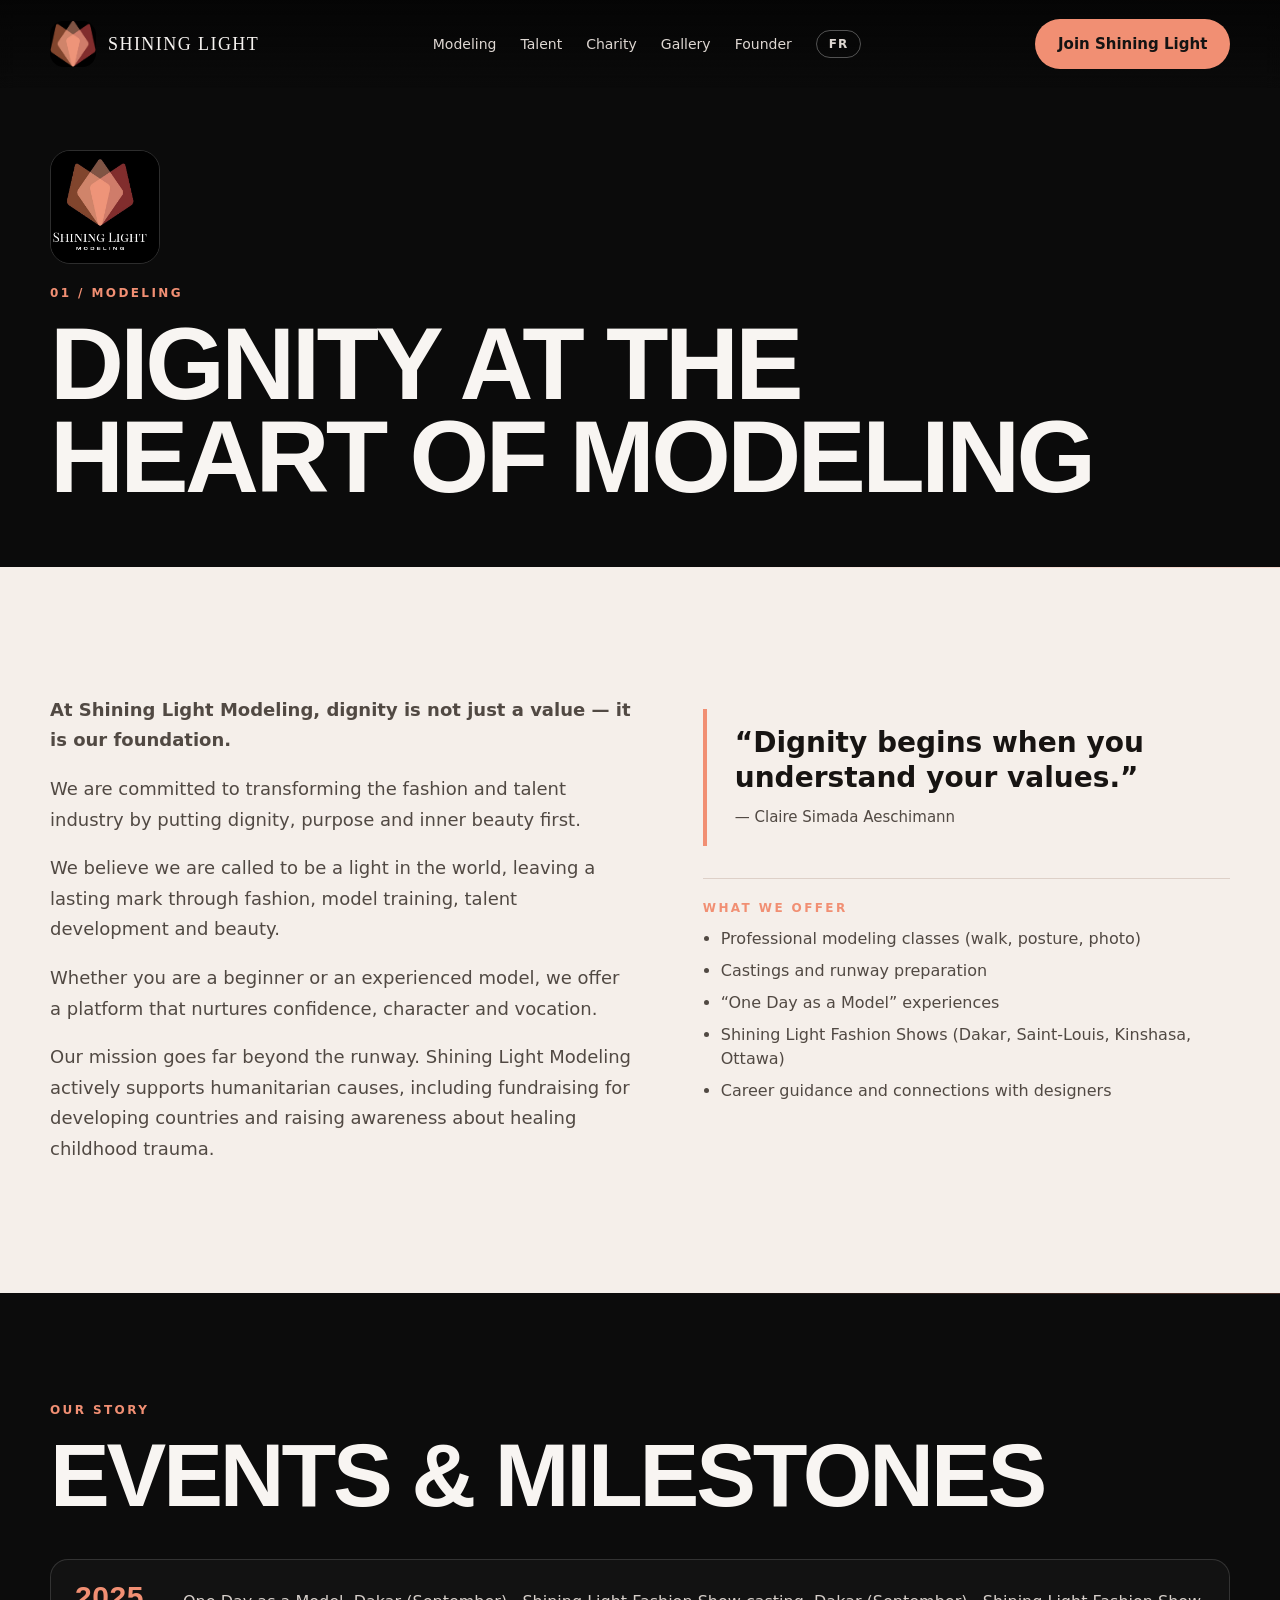
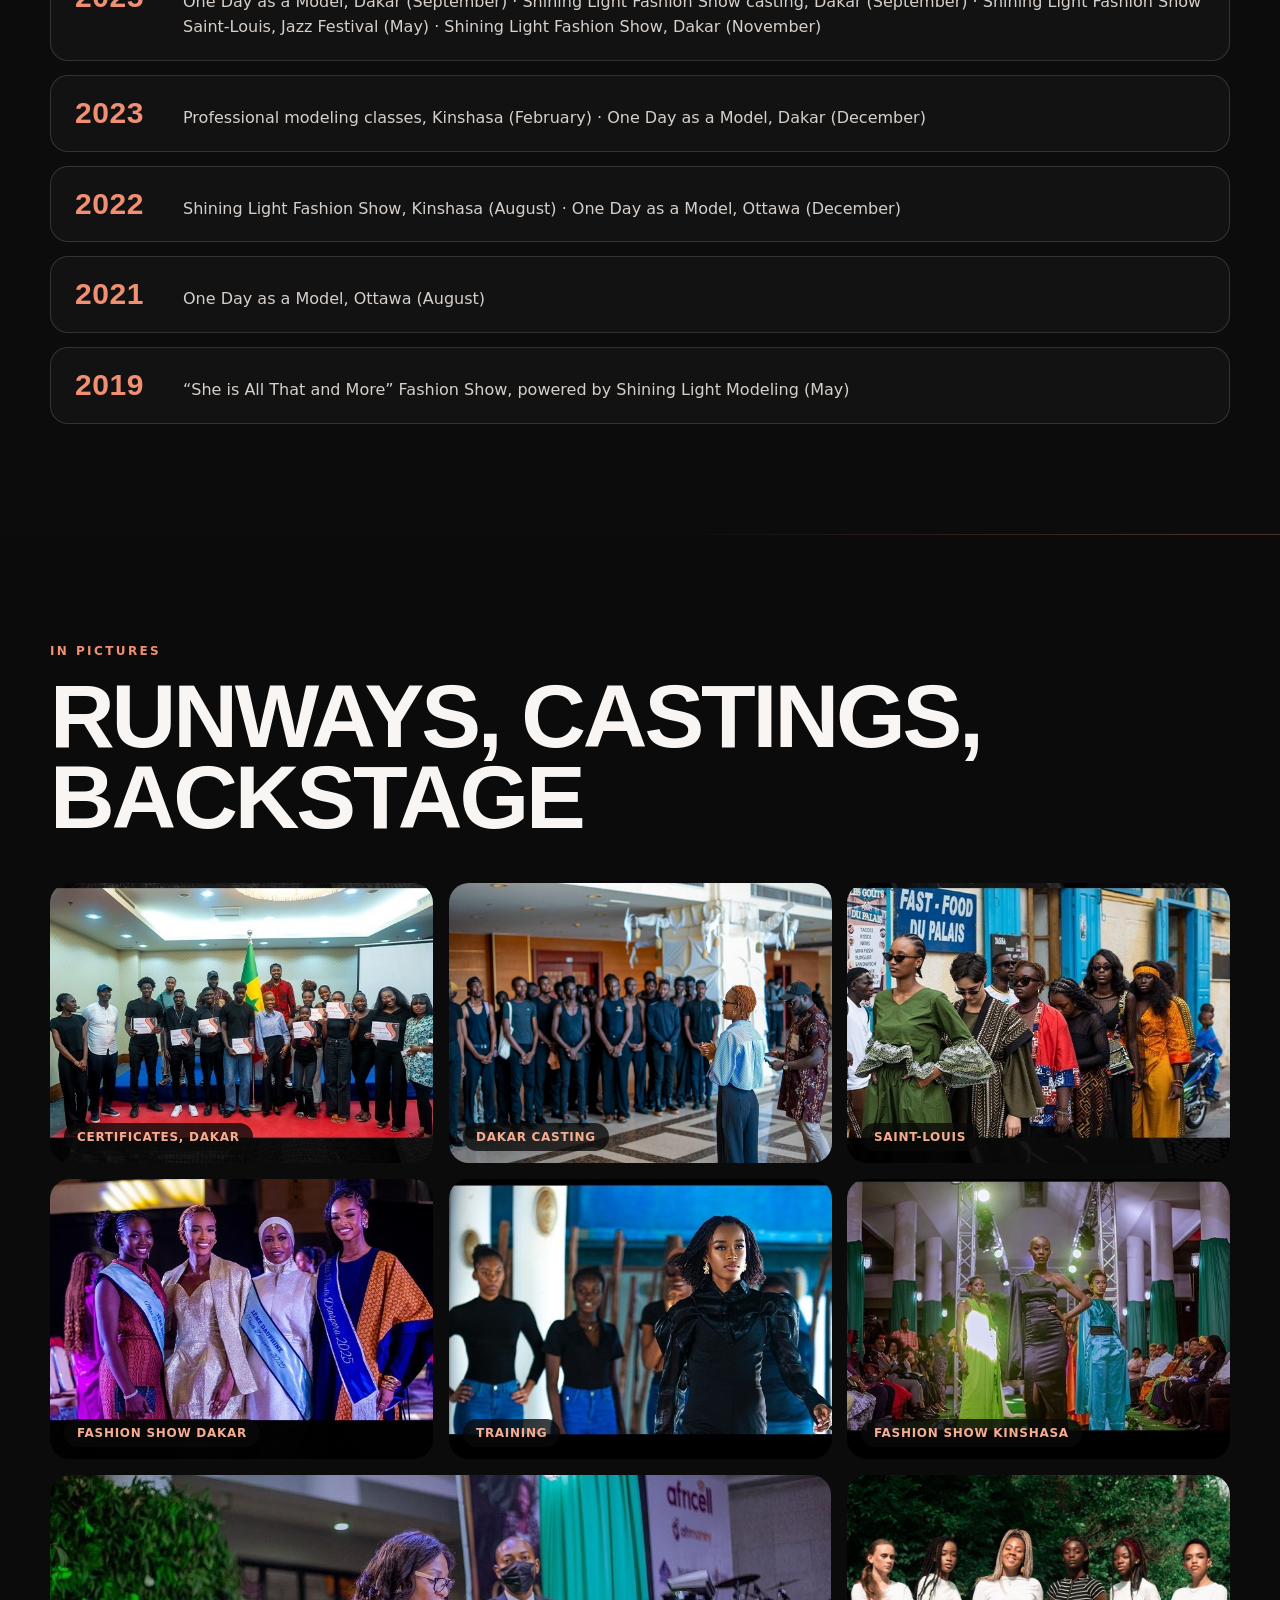
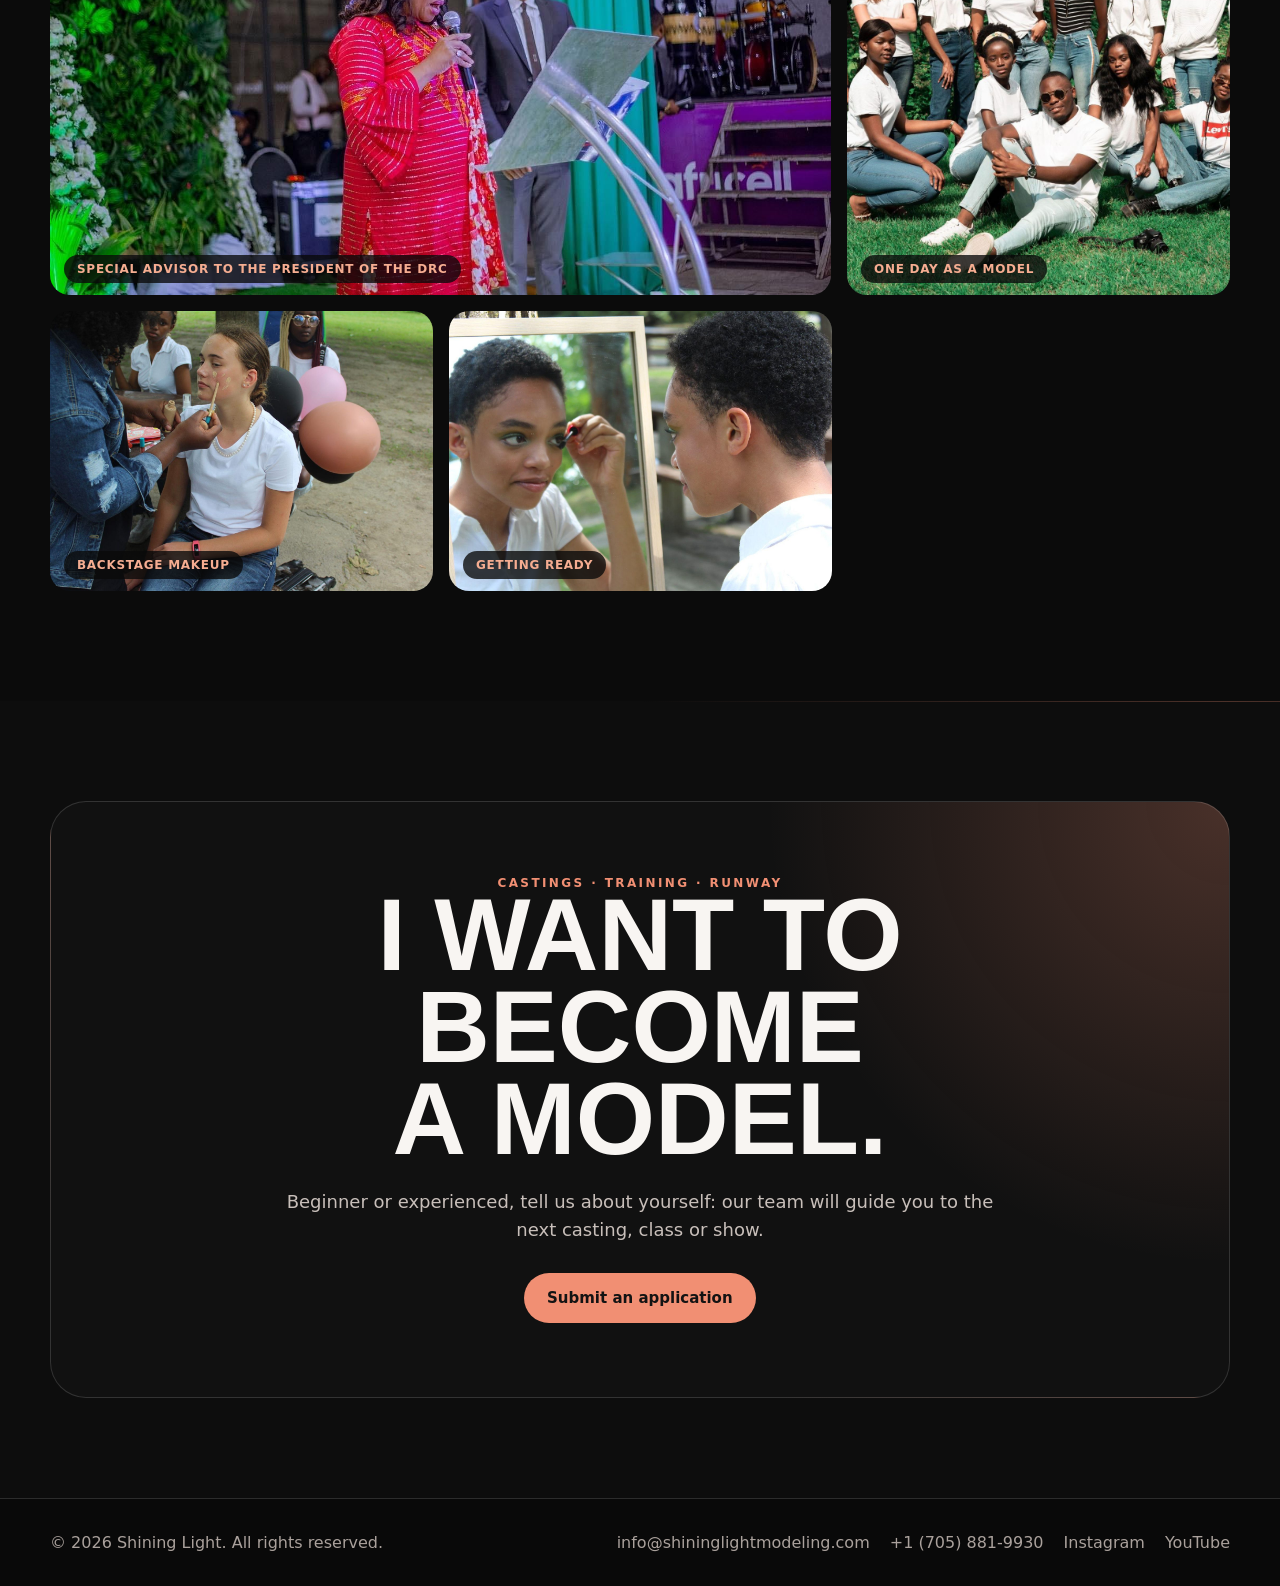
<file: en/modeling.html>
<!doctype html>
<html lang="en">
<head>
  <meta charset="utf-8" />
  <meta name="viewport" content="width=device-width, initial-scale=1" />
  <meta name="description" content="Shining Light Modeling: training, castings and runway shows that put dignity at the heart of modeling." />
  <title>Shining Light Modeling — Dignity at the heart of modeling</title>
  <link rel="stylesheet" href="../assets/styles.css">
  <style>.page-hero:before{background-image:url('../assets/modeling-hero.jpg')}</style>
</head>
<body>
  <header class="nav">
    <div class="wrap nav-inner">
      <a class="brand" href="index.html"><img src="../assets/logo-embleme.jpg" alt="Shining Light logo"><span>SHINING LIGHT</span></a>
      <nav class="links" aria-label="Main navigation"><a href="modeling.html">Modeling</a><a href="talent.html">Talent</a><a href="charity.html">Charity</a><a href="index.html#activites">Gallery</a><a href="index.html#fondatrice">Founder</a><a class="lang" href="../modeling.html" lang="fr" hreflang="fr">FR</a></nav>
      <a class="btn btn-primary" href="apply.html">Join Shining Light</a>
    </div>
  </header>

  <main>
    <section class="page-hero">
      <div class="wrap">
        <img class="logo-pillar" src="../assets/logo-modeling.jpg" alt="Shining Light Modeling logo">
        <div class="eyebrow">01 / Modeling</div>
        <h1 class="section-title" style="font-size:clamp(56px,8vw,110px);margin-bottom:0">Dignity at the heart of modeling</h1>
      </div>
    </section>

    <section class="manifesto">
      <div class="wrap manifesto-grid">
        <div>
          <p class="bodycopy"><strong>At Shining Light Modeling, dignity is not just a value — it is our foundation.</strong></p>
          <p class="bodycopy">We are committed to transforming the fashion and talent industry by putting dignity, purpose and inner beauty first.</p>
          <p class="bodycopy">We believe we are called to be a light in the world, leaving a lasting mark through fashion, model training, talent development and beauty.</p>
          <p class="bodycopy">Whether you are a beginner or an experienced model, we offer a platform that nurtures confidence, character and vocation.</p>
          <p class="bodycopy">Our mission goes far beyond the runway. Shining Light Modeling actively supports humanitarian causes, including fundraising for developing countries and raising awareness about healing childhood trauma.</p>
        </div>
        <div>
          <div class="quote">“Dignity begins when you understand your values.”<br><span style="font-size:15px;font-weight:400;color:#514943">— Claire Simada Aeschimann</span></div>
          <div class="parcours">
            <div class="eyebrow" style="margin-bottom:12px">What we offer</div>
            <ul style="padding-left:18px;margin:0">
              <li>Professional modeling classes (walk, posture, photo)</li>
              <li>Castings and runway preparation</li>
              <li>“One Day as a Model” experiences</li>
              <li>Shining Light Fashion Shows (Dakar, Saint-Louis, Kinshasa, Ottawa)</li>
              <li>Career guidance and connections with designers</li>
            </ul>
          </div>
        </div>
      </div>
    </section>

    <section class="timeline">
      <div class="wrap">
        <div class="eyebrow">Our story</div>
        <h2 class="section-title">Events &amp; milestones</h2>
        <div class="timeline-list">
          <div class="tl"><b>2025</b><div>One Day as a Model, Dakar (September) · Shining Light Fashion Show casting, Dakar (September) · Shining Light Fashion Show Saint-Louis, Jazz Festival (May) · Shining Light Fashion Show, Dakar (November)</div></div>
          <div class="tl"><b>2023</b><div>Professional modeling classes, Kinshasa (February) · One Day as a Model, Dakar (December)</div></div>
          <div class="tl"><b>2022</b><div>Shining Light Fashion Show, Kinshasa (August) · One Day as a Model, Ottawa (December)</div></div>
          <div class="tl"><b>2021</b><div>One Day as a Model, Ottawa (August)</div></div>
          <div class="tl"><b>2019</b><div>“She is All That and More” Fashion Show, powered by Shining Light Modeling (May)</div></div>
        </div>
      </div>
    </section>

    <section class="galerie">
      <div class="wrap">
        <div class="eyebrow">In pictures</div>
        <h2 class="section-title">Runways, castings, backstage</h2>
        <div class="galerie-grid">
          <div class="gitem"><img src="../assets/mode-a.jpg" alt="Certificate ceremony after the Dakar casting"><span>Certificates, Dakar</span></div>
          <div class="gitem"><img src="../assets/mode-b.jpg" alt="Shining Light Fashion Show casting in Dakar"><span>Dakar Casting</span></div>
          <div class="gitem"><img src="../assets/mode-c.jpg" alt="Models in designer outfits in the street"><span>Saint-Louis</span></div>
          <div class="gitem"><img src="../assets/mode-d.jpg" alt="Fashion Show Dakar — models in traditional outfits"><span>Fashion Show Dakar</span></div>
          <div class="gitem"><img src="../assets/mode-e.jpg" alt="Runway walk rehearsal in studio"><span>Training</span></div>
          <div class="gitem"><img src="../assets/mode-f.jpg" alt="Fashion Show Kinshasa"><span>Fashion Show Kinshasa</span></div>
          <div class="gitem tall" style="grid-column:span 2"><img src="../assets/mode-conseillere.jpg" alt="Special Advisor to the President of the Democratic Republic of the Congo for youth, gender and the fight against violence towards women, at the Shining Light Fashion Show"><span>Special Advisor to the President of the DRC</span></div>
          <div class="gitem tall"><img src="../assets/mode-diversite-01.jpg" alt="Participants of the One Day as a Model workshop"><span>One Day as a Model</span></div>
          <div class="gitem"><img src="../assets/mode-diversite-02.jpg" alt="Makeup session during the One Day as a Model workshop"><span>Backstage makeup</span></div>
          <div class="gitem"><img src="../assets/mode-diversite-03.jpg" alt="Getting ready in front of the mirror"><span>Getting ready</span></div>
        </div>
      </div>
    </section>

    <section class="cta">
      <div class="wrap cta-box"><div class="eyebrow">Castings · Training · Runway</div><h2>I want to become a model.</h2><p>Beginner or experienced, tell us about yourself: our team will guide you to the next casting, class or show.</p><a class="btn btn-primary" href="apply.html">Submit an application</a></div>
    </section>
  </main>

  <footer><div class="wrap footer-grid"><div>© 2026 Shining Light. All rights reserved.</div><div class="footer-links"><a href="mailto:info@shininglightmodeling.com">info@shininglightmodeling.com</a><a href="tel:+17058819930">+1 (705) 881-9930</a><a href="https://www.instagram.com/shininglightm/" target="_blank" rel="noopener">Instagram</a><a href="https://youtube.com/@shininglightcharityy" target="_blank" rel="noopener">YouTube</a></div></div></footer>
</body>
</html>
</file>
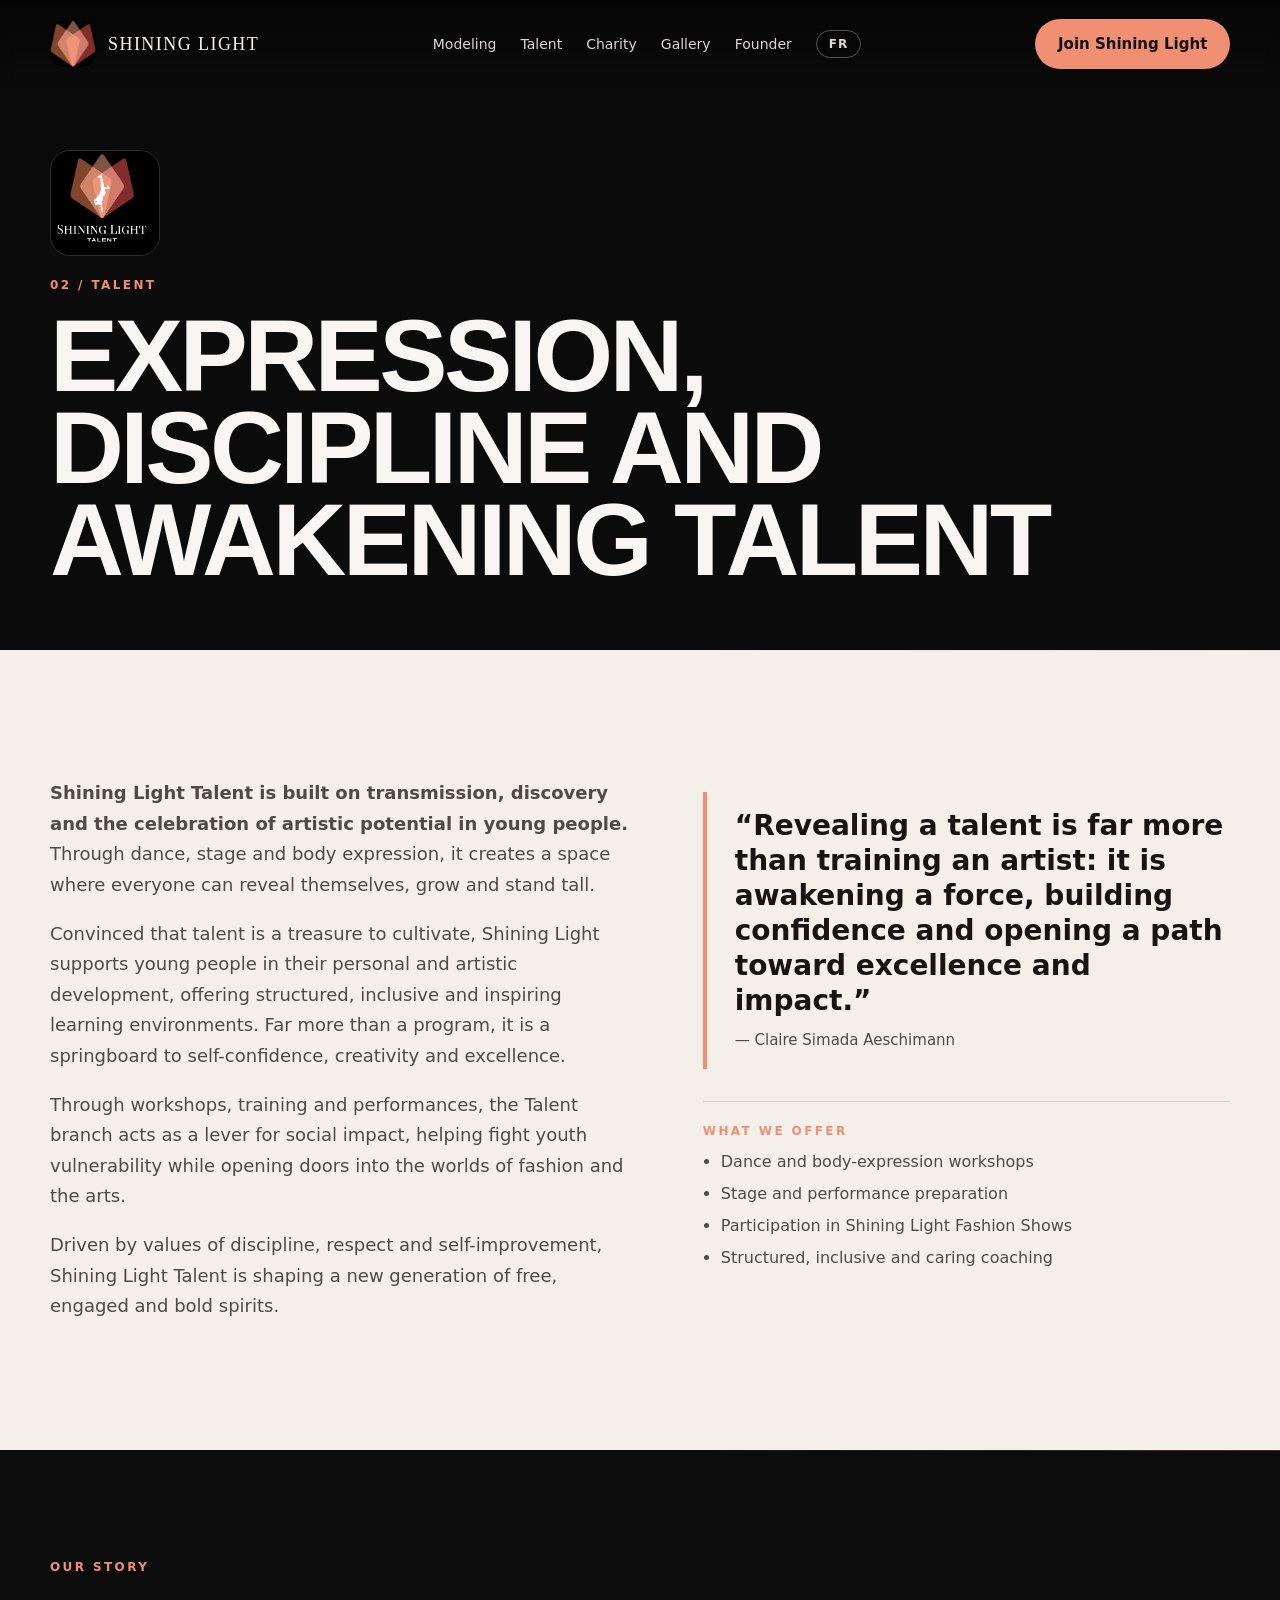
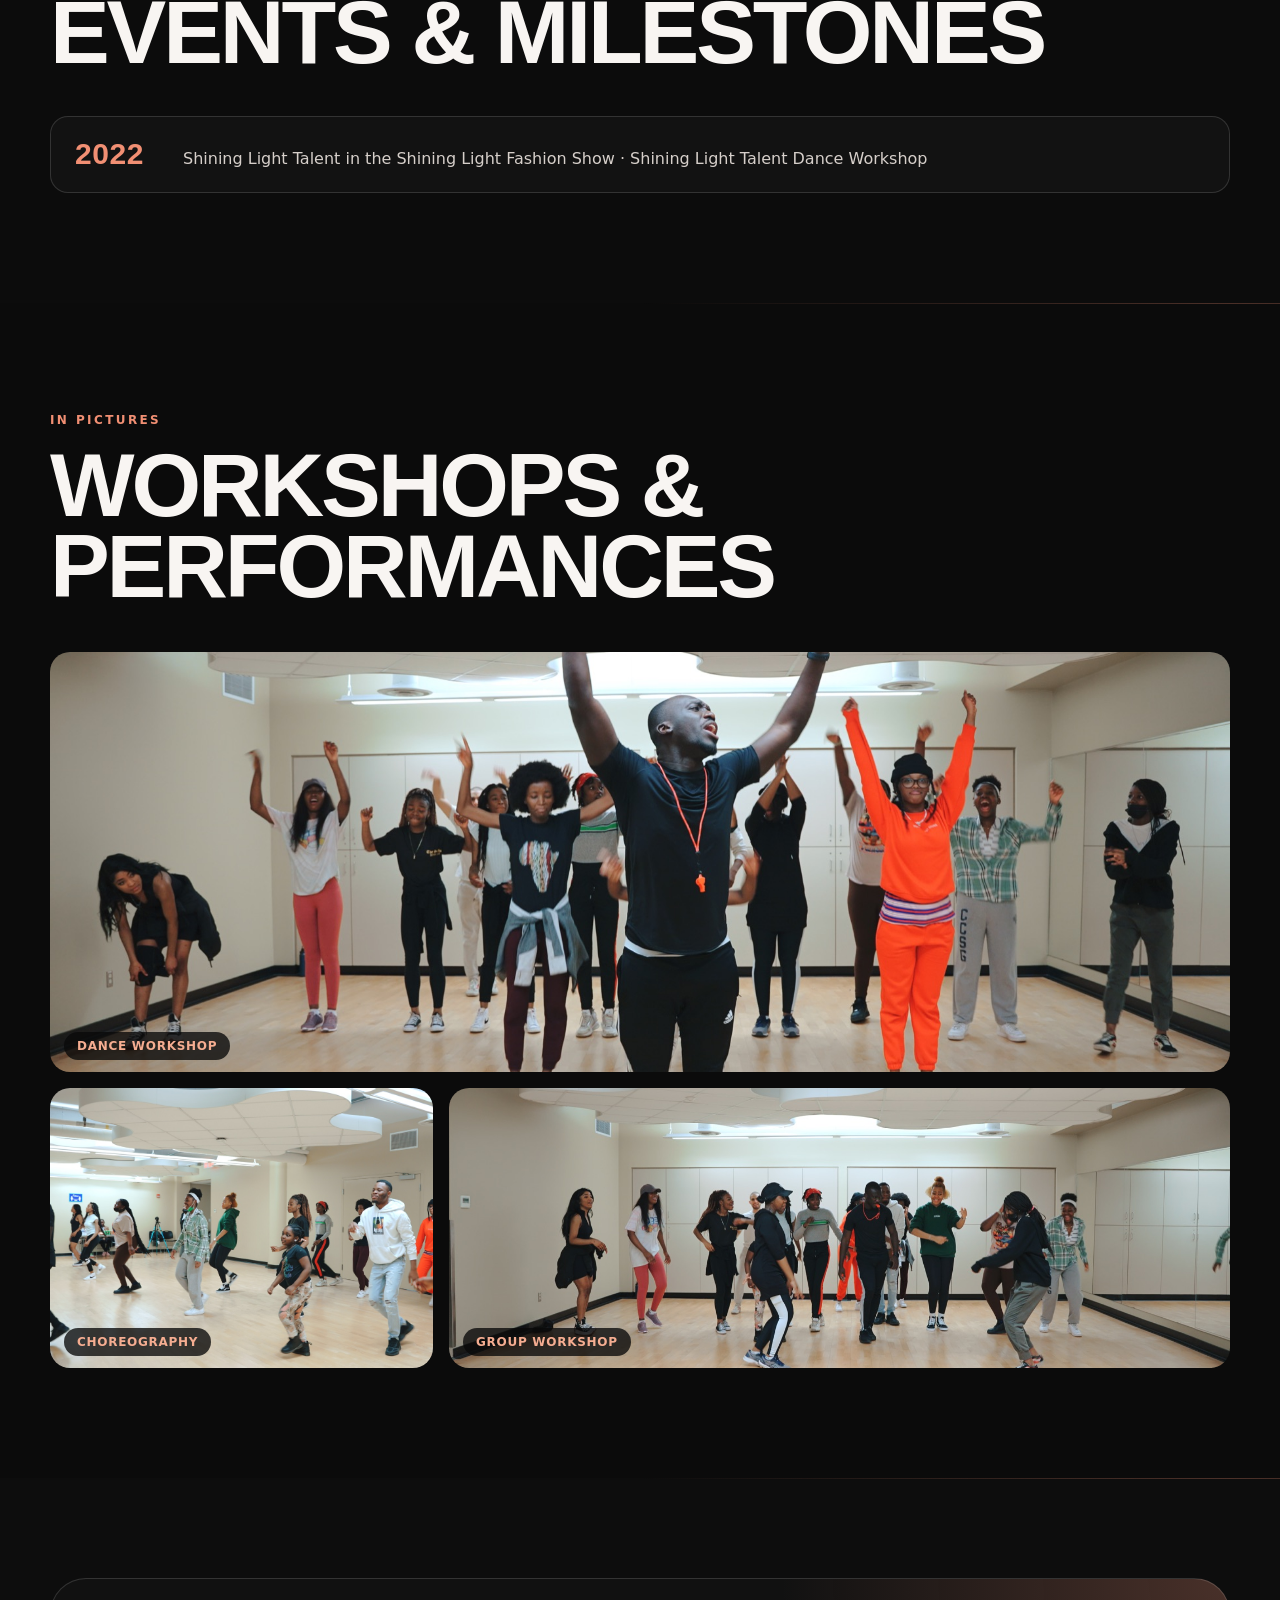
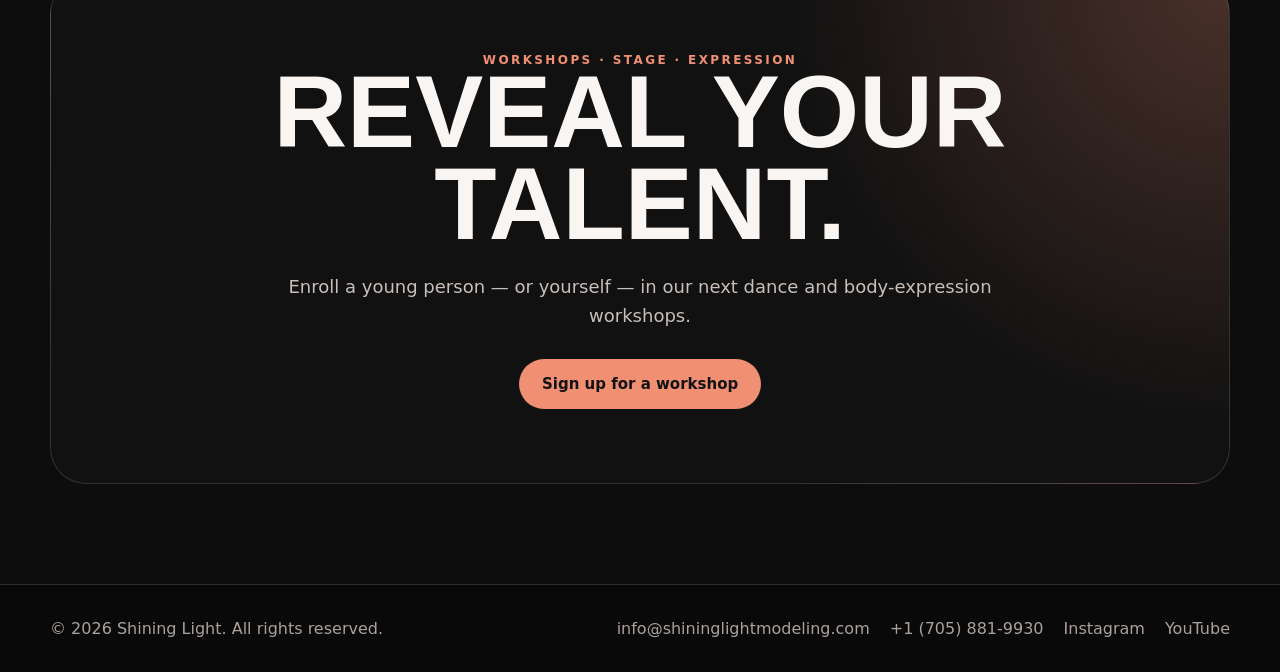
<file: en/talent.html>
<!doctype html>
<html lang="en">
<head>
  <meta charset="utf-8" />
  <meta name="viewport" content="width=device-width, initial-scale=1" />
  <meta name="description" content="Shining Light Talent: dance, stage and body expression to reveal and grow young talent." />
  <title>Shining Light Talent — Expression, discipline and awakening talent</title>
  <link rel="stylesheet" href="../assets/styles.css">
  <style>.page-hero:before{background-image:url('../assets/activite-01.jpg')}</style>
</head>
<body>
  <header class="nav">
    <div class="wrap nav-inner">
      <a class="brand" href="index.html"><img src="../assets/logo-embleme.jpg" alt="Shining Light logo"><span>SHINING LIGHT</span></a>
      <nav class="links" aria-label="Main navigation"><a href="modeling.html">Modeling</a><a href="talent.html">Talent</a><a href="charity.html">Charity</a><a href="index.html#activites">Gallery</a><a href="index.html#fondatrice">Founder</a><a class="lang" href="../talent.html" lang="fr" hreflang="fr">FR</a></nav>
      <a class="btn btn-primary" href="apply.html">Join Shining Light</a>
    </div>
  </header>

  <main>
    <section class="page-hero">
      <div class="wrap">
        <img class="logo-pillar" src="../assets/logo-talent.jpg" alt="Shining Light Talent logo">
        <div class="eyebrow">02 / Talent</div>
        <h1 class="section-title" style="font-size:clamp(56px,8vw,110px);margin-bottom:0">Expression, discipline and awakening talent</h1>
      </div>
    </section>

    <section class="manifesto">
      <div class="wrap manifesto-grid">
        <div>
          <p class="bodycopy"><strong>Shining Light Talent is built on transmission, discovery and the celebration of artistic potential in young people.</strong> Through dance, stage and body expression, it creates a space where everyone can reveal themselves, grow and stand tall.</p>
          <p class="bodycopy">Convinced that talent is a treasure to cultivate, Shining Light supports young people in their personal and artistic development, offering structured, inclusive and inspiring learning environments. Far more than a program, it is a springboard to self-confidence, creativity and excellence.</p>
          <p class="bodycopy">Through workshops, training and performances, the Talent branch acts as a lever for social impact, helping fight youth vulnerability while opening doors into the worlds of fashion and the arts.</p>
          <p class="bodycopy">Driven by values of discipline, respect and self-improvement, Shining Light Talent is shaping a new generation of free, engaged and bold spirits.</p>
        </div>
        <div>
          <div class="quote">“Revealing a talent is far more than training an artist: it is awakening a force, building confidence and opening a path toward excellence and impact.”<br><span style="font-size:15px;font-weight:400;color:#514943">— Claire Simada Aeschimann</span></div>
          <div class="parcours">
            <div class="eyebrow" style="margin-bottom:12px">What we offer</div>
            <ul style="padding-left:18px;margin:0">
              <li>Dance and body-expression workshops</li>
              <li>Stage and performance preparation</li>
              <li>Participation in Shining Light Fashion Shows</li>
              <li>Structured, inclusive and caring coaching</li>
            </ul>
          </div>
        </div>
      </div>
    </section>

    <section class="timeline">
      <div class="wrap">
        <div class="eyebrow">Our story</div>
        <h2 class="section-title">Events &amp; milestones</h2>
        <div class="timeline-list">
          <div class="tl"><b>2022</b><div>Shining Light Talent in the Shining Light Fashion Show · Shining Light Talent Dance Workshop</div></div>
        </div>
      </div>
    </section>

    <section class="galerie">
      <div class="wrap">
        <div class="eyebrow">In pictures</div>
        <h2 class="section-title">Workshops &amp; performances</h2>
        <div class="galerie-grid">
          <div class="gitem tall" style="grid-column:1/-1"><img src="../assets/activite-01.jpg" alt="Dance workshop — collective moment, arms raised"><span>Dance Workshop</span></div>
          <div class="gitem" style="grid-column:span 1"><img src="../assets/activite-02.jpg" alt="Learning a choreography"><span>Choreography</span></div>
          <div class="gitem" style="grid-column:span 2"><img src="../assets/activite-03.jpg" alt="Group of young people dancing in studio"><span>Group workshop</span></div>
        </div>
      </div>
    </section>

    <section class="cta">
      <div class="wrap cta-box"><div class="eyebrow">Workshops · Stage · Expression</div><h2>Reveal your talent.</h2><p>Enroll a young person — or yourself — in our next dance and body-expression workshops.</p><a class="btn btn-primary" href="apply.html">Sign up for a workshop</a></div>
    </section>
  </main>

  <footer><div class="wrap footer-grid"><div>© 2026 Shining Light. All rights reserved.</div><div class="footer-links"><a href="mailto:info@shininglightmodeling.com">info@shininglightmodeling.com</a><a href="tel:+17058819930">+1 (705) 881-9930</a><a href="https://www.instagram.com/shininglightalent/" target="_blank" rel="noopener">Instagram</a><a href="https://youtube.com/@shininglightcharityy" target="_blank" rel="noopener">YouTube</a></div></div></footer>
</body>
</html>
</file>
<file: assets/styles.css>
:root{
  --black:#090909; --ink:#151515; --white:#f8f5f2; --muted:#b9b1ac;
  --coral:#f18f73; --peach:#f5ad91; --brick:#92333a; --orange:#c2633f;
  --line:rgba(255,255,255,.14); --radius:26px;
  --display: Impact, Haettenschweiler, 'Arial Narrow Bold', sans-serif;
  --body: Inter, ui-sans-serif, system-ui, -apple-system, BlinkMacSystemFont, 'Segoe UI', sans-serif;
}
*{box-sizing:border-box} html{scroll-behavior:smooth} body{margin:0;background:var(--black);color:var(--white);font-family:var(--body)}
a{color:inherit;text-decoration:none} img{display:block;max-width:100%}
.wrap{width:min(1180px,calc(100% - 40px));margin:auto}
.nav{position:fixed;z-index:50;top:0;left:0;right:0;background:linear-gradient(180deg,rgba(5,5,5,.95),rgba(5,5,5,.58),transparent);backdrop-filter:blur(8px)}
.nav-inner{height:88px;display:flex;align-items:center;justify-content:space-between;gap:28px}
.brand{display:flex;align-items:center;gap:12px;font-family:Georgia,serif;letter-spacing:.08em;font-size:18px}.brand img{width:46px;height:46px;object-fit:cover;border-radius:14px}
.links{display:flex;gap:24px;font-size:14px;color:#ded7d2;align-items:center}.links a:hover{color:#fff}
.lang{border:1px solid rgba(255,255,255,.3);border-radius:999px;padding:6px 12px;font-weight:800;font-size:12px;letter-spacing:.08em}
.btn{display:inline-flex;align-items:center;justify-content:center;gap:10px;padding:15px 22px;border-radius:999px;border:1px solid transparent;font-weight:800;transition:.25s ease;cursor:pointer;font-size:15px}
.btn-primary{background:var(--coral);color:#131313}.btn-primary:hover{transform:translateY(-2px);background:#ff9d80}.btn-ghost{border-color:rgba(255,255,255,.28)}
.eyebrow{text-transform:uppercase;letter-spacing:.2em;font-size:12px;color:var(--coral);font-weight:900}
.section-title{font-family:var(--display);text-transform:uppercase;line-height:.9;letter-spacing:-.035em;margin:18px 0;font-size:clamp(50px,7vw,92px)}
section{padding:110px 0}
.hero{min-height:760px;display:grid;align-items:end;position:relative;overflow:hidden;padding:135px 0 72px}
.hero:before{content:"";position:absolute;inset:0;background:linear-gradient(90deg,#090909 0%,#090909 42%,rgba(9,9,9,.46) 72%,rgba(9,9,9,.16)),url('hero-claire.jpg') center right/cover no-repeat;filter:saturate(.85)}
.hero:after{content:"";position:absolute;width:460px;height:460px;border-radius:50%;background:radial-gradient(circle,var(--brick),transparent 68%);filter:blur(55px);opacity:.28;left:-180px;bottom:-160px}
.hero-content{position:relative;z-index:2;max-width:760px}
.hero h1{font-family:var(--display);text-transform:uppercase;line-height:.9;letter-spacing:-.035em;margin:18px 0;font-size:clamp(64px,9vw,128px);max-width:900px}.hero h1 span{color:var(--coral)}
.hero p{max-width:680px;font-size:19px;line-height:1.6;color:#ddd3cd}
.actions{display:flex;flex-wrap:wrap;gap:14px;margin-top:30px}
.proof{display:flex;gap:28px;flex-wrap:wrap;margin-top:48px;padding-top:26px;border-top:1px solid var(--line)}.proof strong{display:block;font-size:28px}.proof span{font-size:13px;color:var(--muted)}
.intro{background:#f5efea;color:#171412}.intro-grid{display:grid;grid-template-columns:1.05fr .95fr;gap:70px;align-items:center}
.intro p,.bodycopy{font-size:18px;line-height:1.7;color:#514943}
.quote{border-left:4px solid var(--coral);padding:16px 0 16px 28px;font-size:28px;line-height:1.25;font-weight:800;margin:32px 0}
.portrait-card{position:relative}.portrait-card img{width:100%;height:610px;object-fit:cover;object-position:50% 18%;border-radius:34px}
.portrait-card:after{content:"Sciences  •  Mode  •  Bienfaisance";position:absolute;left:-26px;bottom:36px;background:#111;color:#fff;padding:18px 24px;border-radius:0 18px 18px 0;font-weight:800;letter-spacing:.04em}
.parcours{margin-top:26px;border-top:1px solid #ddd0c8;padding-top:22px}.parcours li{margin:8px 0;color:#514943;line-height:1.5}
.pillars{background:#0c0c0c}.pillar-head{display:flex;justify-content:space-between;gap:50px;align-items:end;margin-bottom:46px}.pillar-head p{max-width:470px;color:var(--muted);line-height:1.7}
.cards{display:grid;grid-template-columns:repeat(3,1fr);gap:22px}
.card{min-height:520px;border:1px solid var(--line);border-radius:var(--radius);overflow:hidden;position:relative;background:#161616}
.card img{width:100%;height:100%;object-fit:cover;opacity:.52;transition:.4s}.card:hover img{transform:scale(1.04);opacity:.66}
.card-overlay{position:absolute;inset:0;padding:30px;display:flex;flex-direction:column;justify-content:flex-end;background:linear-gradient(180deg,transparent 20%,rgba(0,0,0,.92) 92%)}
.card-num{position:absolute;top:24px;right:24px;color:var(--coral);font-size:13px;font-weight:900;letter-spacing:.14em}
.card h3{font-family:var(--display);font-size:54px;line-height:.9;text-transform:uppercase;margin:0 0 15px}.card p{color:#d6cfca;line-height:1.55}.card-link{margin-top:14px;color:var(--coral);font-weight:800}
.galerie{background:#0b0b0b}
.galerie-grid{display:grid;grid-template-columns:repeat(3,1fr);gap:16px;margin-top:46px}
.gitem{position:relative;border-radius:20px;overflow:hidden}
.gitem img{width:100%;height:280px;object-fit:cover;transition:.35s}.gitem:hover img{transform:scale(1.04)}
.gitem span{position:absolute;left:14px;bottom:12px;background:rgba(9,9,9,.78);padding:7px 13px;border-radius:999px;font-size:12px;font-weight:800;letter-spacing:.06em;text-transform:uppercase;color:var(--peach)}
.gitem.tall img{height:420px}
.videos{background:#0d0d0d}
.videos-grid{display:grid;grid-template-columns:repeat(3,1fr);gap:20px;margin-top:44px}
.video-card{border:1px solid var(--line);border-radius:20px;overflow:hidden;background:#141414}
.video-card .frame{position:relative;padding-top:56.25%}.video-card iframe{position:absolute;inset:0;width:100%;height:100%;border:0}
.video-card p{padding:16px 18px;margin:0;color:#d6cfca;line-height:1.45;font-size:15px}
.conversion{background:linear-gradient(135deg,#8b3038,#c2633f 52%,#f18f73);color:#111}
.conversion-grid{display:grid;grid-template-columns:1.2fr .8fr;gap:48px;align-items:center}.conversion .section-title{margin-top:0}
.steps{display:grid;gap:14px}
.step{background:rgba(255,255,255,.86);border-radius:20px;padding:20px;display:flex;gap:16px;align-items:flex-start}
.step b{width:38px;height:38px;border-radius:50%;display:grid;place-items:center;background:#111;color:#fff;flex:0 0 auto}
.step h4{margin:2px 0 7px;font-size:18px}.step p{margin:0;color:#5f514b;line-height:1.5}
.impact{background:#f5efea;color:#181412}.impact-grid{display:grid;grid-template-columns:.95fr 1.05fr;gap:70px;align-items:center}.impact img{border-radius:30px;height:560px;width:100%;object-fit:cover}
.metrics{display:grid;grid-template-columns:repeat(2,1fr);gap:14px;margin-top:30px}
.metric{border:1px solid #d9cec7;border-radius:18px;padding:22px}.metric strong{font-size:38px;display:block;color:var(--brick)}.metric span{color:#665d58}
.partners{background:#f5efea;color:#181412;text-align:center}
.partners-grid{display:grid;grid-template-columns:repeat(5,1fr);gap:14px;margin-top:44px}
.partners-grid img{width:100%;border-radius:14px;border:1px solid #e3d8d0;transition:.25s}
.partners-grid img:hover{transform:translateY(-3px);box-shadow:0 12px 30px rgba(20,10,5,.14)}
.team{background:#0c0c0c}
.team-country{margin-top:52px}
.team-country h3{font-family:var(--display);text-transform:uppercase;font-size:34px;letter-spacing:.02em;margin:0 0 20px;color:var(--peach)}
.team-grid{display:grid;grid-template-columns:repeat(5,1fr);gap:16px}
.member{border:1px solid var(--line);border-radius:20px;background:#141414;padding:24px 20px;text-align:center}
.member .avatar{width:78px;height:78px;margin:0 auto 14px;border-radius:50%;display:grid;place-items:center;background:linear-gradient(135deg,var(--brick),var(--coral));font-family:var(--display);font-size:28px;letter-spacing:.02em;color:#fff}
.member .avatar img{width:100%;height:100%;object-fit:cover;border-radius:50%}
.member b{display:block;font-size:16px;margin-bottom:5px}
.member span{font-size:13px;color:var(--muted);line-height:1.4;display:block}
.cta{padding:100px 0;background:#0d0d0d;text-align:center}
.cta-box{border:1px solid var(--line);border-radius:36px;padding:74px 34px;background:radial-gradient(circle at top right,rgba(241,143,115,.25),transparent 35%),#111}
.cta h2{font-family:var(--display);font-size:clamp(52px,8vw,102px);line-height:.9;text-transform:uppercase;margin:0 auto 22px;max-width:950px}
.cta p{max-width:720px;margin:0 auto 28px;color:#c8bfba;font-size:18px;line-height:1.6}
footer{border-top:1px solid var(--line);padding:34px 0;color:#aaa19c}.footer-grid{display:flex;justify-content:space-between;gap:30px;flex-wrap:wrap}.footer-links{display:flex;gap:20px;flex-wrap:wrap}

/* pages de branche */
.page-hero{min-height:520px;display:grid;align-items:end;position:relative;overflow:hidden;padding:150px 0 64px;background:#0b0b0b}
.page-hero:before{content:"";position:absolute;inset:0;background:center 30%/cover no-repeat;opacity:.3;filter:saturate(.8)}
.page-hero .wrap{position:relative;z-index:2}
.page-hero .logo-pillar{width:110px;border-radius:20px;margin-bottom:22px;border:1px solid var(--line)}
.manifesto{background:#f5efea;color:#171412}
.manifesto-grid{display:grid;grid-template-columns:1.05fr .95fr;gap:70px;align-items:start}
.timeline{background:#0c0c0c}
.timeline-list{margin-top:44px;display:grid;gap:14px}
.tl{display:flex;gap:22px;align-items:baseline;border:1px solid var(--line);border-radius:18px;padding:20px 24px;background:#121212}
.tl b{font-family:var(--display);font-size:30px;color:var(--coral);letter-spacing:.02em;min-width:86px}
.tl div{color:#d6cfca;line-height:1.55}
/* formulaire */
.form-wrap{max-width:760px;margin:auto}
.form-card{background:#121212;border:1px solid var(--line);border-radius:26px;padding:38px}
.form-grid{display:grid;grid-template-columns:1fr 1fr;gap:18px}
.field{display:flex;flex-direction:column;gap:8px}.field.full{grid-column:1/-1}
.field label{font-size:13px;font-weight:800;letter-spacing:.06em;text-transform:uppercase;color:var(--peach)}
.field input,.field select,.field textarea{background:#0d0d0d;border:1px solid rgba(255,255,255,.18);border-radius:12px;padding:14px 16px;color:var(--white);font-family:var(--body);font-size:16px}
.field input:focus,.field select:focus,.field textarea:focus{outline:2px solid var(--coral);border-color:transparent}
.form-note{color:var(--muted);font-size:14px;line-height:1.5;margin-top:16px}
.form-status{margin-top:16px;font-weight:800;display:none}
.form-status.ok{display:block;color:#9be29b}.form-status.err{display:block;color:#ff9d80}

@media(max-width:900px){
  .links{display:none}
  .intro-grid,.conversion-grid,.impact-grid,.manifesto-grid{grid-template-columns:1fr}
  .cards{grid-template-columns:1fr}.card{min-height:460px}
  .pillar-head{display:block}
  .hero:before{background:linear-gradient(180deg,rgba(9,9,9,.2),#090909 78%),url('hero-claire.jpg') 58% top/cover no-repeat}
  .hero{min-height:820px}.hero-content{padding-top:310px}
  .portrait-card img{height:520px}.impact img{height:460px}
  .galerie-grid{grid-template-columns:1fr}.gitem img,.gitem.tall img{height:260px}
  .partners-grid{grid-template-columns:repeat(3,1fr)}
  .team-grid{grid-template-columns:repeat(3,1fr)}
  .videos-grid{grid-template-columns:1fr}
  .form-grid{grid-template-columns:1fr}
}
@media(max-width:560px){
  .wrap{width:min(100% - 24px,1180px)}.nav-inner{height:72px}.brand span{display:none}.nav .btn{padding:12px 15px}
  .hero h1{font-size:60px}.hero p{font-size:17px}
  .proof{gap:16px}.proof>div{width:45%}
  section{padding:78px 0}.section-title{font-size:54px}
  .metrics{grid-template-columns:1fr}.portrait-card:after{left:0;font-size:13px}
  .cta-box{padding:54px 20px}.tl{flex-direction:column;gap:6px}
  .page-hero .section-title{font-size:clamp(38px,11vw,56px)!important}
  .partners-grid{grid-template-columns:repeat(2,1fr)}
  .team-grid{grid-template-columns:repeat(2,1fr)}.team-country h3{font-size:28px}
}


/* Motion — subtle entrance, depth and hover movement */
@keyframes slFadeUp{from{opacity:0;transform:translateY(28px)}to{opacity:1;transform:translateY(0)}}
@keyframes slHeroZoom{from{transform:scale(1.02)}to{transform:scale(1.08)}}
@keyframes slFloat{0%,100%{transform:translateY(0)}50%{transform:translateY(-8px)}}

@media (prefers-reduced-motion:no-preference){
  .hero:before{animation:slHeroZoom 16s ease-in-out infinite alternate}
  .hero-content>*{opacity:0;animation:slFadeUp .8s cubic-bezier(.22,1,.36,1) forwards}
  .hero-content .eyebrow{animation-delay:.1s}
  .hero-content h1{animation-delay:.2s}
  .hero-content p{animation-delay:.32s}
  .hero-content .actions{animation-delay:.44s}
  .hero-content .proof{animation-delay:.56s}

  section:not(.hero) .eyebrow,
  section:not(.hero) .section-title,
  section:not(.hero) .pillar-head>p,
  section:not(.hero) .bodycopy,
  section:not(.hero) .quote,
  section:not(.hero) .parcours,
  section:not(.hero) .cards,
  section:not(.hero) .galerie-grid,
  section:not(.hero) .videos-grid,
  section:not(.hero) .steps,
  section:not(.hero) .metrics,
  section:not(.hero) .team-country,
  section:not(.hero) .partners-grid,
  section:not(.hero) .cta-box{
    animation:slFadeUp .75s cubic-bezier(.22,1,.36,1) both;
  }

  .card{transition:transform .45s cubic-bezier(.22,1,.36,1),border-color .3s ease,box-shadow .45s ease}
  .card:hover{transform:translateY(-10px);box-shadow:0 24px 55px rgba(0,0,0,.28);border-color:rgba(241,143,115,.45)}
  .gitem{transition:transform .45s cubic-bezier(.22,1,.36,1),box-shadow .45s ease}
  .gitem:hover{transform:translateY(-7px);box-shadow:0 18px 38px rgba(0,0,0,.28)}
  .video-card{transition:transform .4s ease,box-shadow .4s ease}
  .video-card:hover{transform:translateY(-7px);box-shadow:0 18px 38px rgba(0,0,0,.24)}
  .step{transition:transform .35s ease,box-shadow .35s ease}
  .step:hover{transform:translateX(7px);box-shadow:0 12px 28px rgba(0,0,0,.16)}
  .metric{transition:transform .35s ease,background .35s ease}
  .metric:hover{transform:translateY(-5px);background:rgba(255,255,255,.55)}
  .member{transition:transform .35s ease,border-color .35s ease}
  .member:hover{transform:translateY(-7px);border-color:rgba(241,143,115,.45)}
  .member .avatar{transition:transform .4s ease}
  .member:hover .avatar{transform:scale(1.08)}
  .partners-grid img{transition:transform .35s ease,box-shadow .35s ease}
  .partners-grid img:hover{transform:translateY(-6px) scale(1.02);box-shadow:0 16px 34px rgba(20,10,5,.16)}
  .portrait-card{animation:slFloat 6s ease-in-out infinite}
  .btn{will-change:transform}
}

@media (prefers-reduced-motion:reduce){
  html{scroll-behavior:auto}
  *,*:before,*:after{animation-duration:.01ms!important;animation-iteration-count:1!important;transition-duration:.01ms!important}
}


/* Luxury runway motion — cinematic editorial layer */
@keyframes slCinematicIn{
  from{opacity:0;transform:translate3d(0,54px,0) scale(.985);filter:blur(5px)}
  to{opacity:1;transform:translate3d(0,0,0) scale(1);filter:blur(0)}
}
@keyframes slReveal{
  from{opacity:0;clip-path:inset(0 100% 0 0)}
  to{opacity:1;clip-path:inset(0 0 0 0)}
}
@keyframes slSlowPan{
  0%{transform:scale(1.04) translate3d(0,0,0)}
  50%{transform:scale(1.10) translate3d(-1.2%, -1%, 0)}
  100%{transform:scale(1.06) translate3d(1%, .6%, 0)}
}
@keyframes slGlow{
  0%,100%{opacity:.16;transform:scale(1)}
  50%{opacity:.34;transform:scale(1.08)}
}
@keyframes slLineIn{
  from{transform:scaleX(0);transform-origin:left}
  to{transform:scaleX(1);transform-origin:left}
}

@media (prefers-reduced-motion:no-preference){
  html{scroll-behavior:smooth}

  /* Editorial navigation */
  .nav{transition:background .5s ease,backdrop-filter .5s ease}
  .brand{transition:letter-spacing .5s ease,transform .5s ease}
  .brand:hover{letter-spacing:.14em;transform:translateX(3px)}
  .links a{position:relative;transition:color .3s ease}
  .links a:not(.lang):after{
    content:"";position:absolute;left:0;right:0;bottom:-8px;height:1px;
    background:var(--coral);transform:scaleX(0);transform-origin:right;
    transition:transform .45s cubic-bezier(.22,1,.36,1)
  }
  .links a:not(.lang):hover:after{transform:scaleX(1);transform-origin:left}

  /* Hero: slow runway-camera movement */
  .hero:before{
    animation:slSlowPan 18s cubic-bezier(.45,0,.55,1) infinite alternate;
    will-change:transform
  }
  .hero:after{animation:slGlow 8s ease-in-out infinite}
  .hero h1{animation:slCinematicIn 1.25s cubic-bezier(.16,1,.3,1) .18s both}
  .hero .eyebrow{animation:slReveal .9s cubic-bezier(.16,1,.3,1) .02s both}
  .hero p{animation:slCinematicIn 1s cubic-bezier(.16,1,.3,1) .5s both}
  .hero .actions{animation:slCinematicIn 1s cubic-bezier(.16,1,.3,1) .68s both}
  .hero .proof{animation:slCinematicIn 1s cubic-bezier(.16,1,.3,1) .84s both}
  .hero h1 span{display:inline-block;animation:slReveal 1.15s cubic-bezier(.16,1,.3,1) .34s both}

  /* Large editorial headings */
  .section-title,.cta h2{
    text-wrap:balance;
    transition:transform .7s cubic-bezier(.22,1,.36,1),letter-spacing .7s ease
  }
  .section-title:hover,.cta h2:hover{transform:translateX(5px);letter-spacing:-.02em}

  /* Scroll-driven reveals where supported */
  @supports (animation-timeline:view()){
    section:not(.hero) .eyebrow,
    section:not(.hero) .section-title,
    section:not(.hero) .bodycopy,
    section:not(.hero) .quote,
    section:not(.hero) .cards,
    section:not(.hero) .galerie-grid,
    section:not(.hero) .videos-grid,
    section:not(.hero) .steps,
    section:not(.hero) .metrics,
    section:not(.hero) .team-country,
    section:not(.hero) .partners-grid,
    section:not(.hero) .cta-box{
      animation:slCinematicIn linear both;
      animation-timeline:view();
      animation-range:entry 5% cover 28%;
    }
  }

  /* Fashion-editorial image treatment */
  .portrait-card,.card,.gitem,.video-card,.impact img,.partners-grid img{
    will-change:transform;
  }
  .portrait-card img{
    transition:transform 1.2s cubic-bezier(.22,1,.36,1),filter 1.2s ease;
    filter:saturate(.9) contrast(1.02);
  }
  .portrait-card:hover img{transform:scale(1.045);filter:saturate(1.04) contrast(1.06)}
  .portrait-card:before{
    content:"";
    position:absolute;z-index:2;inset:0;border-radius:34px;
    border:1px solid rgba(255,255,255,.16);pointer-events:none;
  }

  .card{transform:translateZ(0);transition:transform .8s cubic-bezier(.16,1,.3,1),box-shadow .8s ease,border-color .5s ease}
  .card:after{
    content:"";position:absolute;inset:0;pointer-events:none;
    background:linear-gradient(120deg,transparent 35%,rgba(255,255,255,.11) 50%,transparent 65%);
    transform:translateX(-130%);transition:transform 1s cubic-bezier(.22,1,.36,1)
  }
  .card:hover{transform:translateY(-14px) scale(1.012);box-shadow:0 32px 70px rgba(0,0,0,.38)}
  .card:hover:after{transform:translateX(130%)}
  .card img{transition:transform 1.15s cubic-bezier(.16,1,.3,1),opacity .8s ease}
  .card:hover img{transform:scale(1.09);opacity:.72}
  .card-overlay{transition:background .8s ease}
  .card:hover .card-overlay{background:linear-gradient(180deg,transparent 10%,rgba(0,0,0,.96) 94%)}
  .card h3{transition:transform .65s cubic-bezier(.16,1,.3,1),letter-spacing .65s ease}
  .card:hover h3{transform:translateX(7px);letter-spacing:.01em}

  /* Gallery feels like a moving contact sheet */
  .gitem{transition:transform .8s cubic-bezier(.16,1,.3,1),box-shadow .8s ease}
  .gitem img{transition:transform 1.4s cubic-bezier(.16,1,.3,1),filter 1s ease}
  .gitem:hover{transform:translateY(-11px) scale(1.008);box-shadow:0 28px 60px rgba(0,0,0,.42);z-index:2}
  .gitem:hover img{transform:scale(1.10);filter:saturate(1.08) contrast(1.04)}
  .gitem span{transition:transform .5s cubic-bezier(.16,1,.3,1),background .4s ease}
  .gitem:hover span{transform:translateY(-4px);background:rgba(9,9,9,.92)}

  /* Staggered runway entrance */
  .cards .card:nth-child(2),.galerie-grid .gitem:nth-child(2),.videos-grid .video-card:nth-child(2){animation-delay:.08s}
  .cards .card:nth-child(3),.galerie-grid .gitem:nth-child(3),.videos-grid .video-card:nth-child(3){animation-delay:.16s}
  .galerie-grid .gitem:nth-child(4){animation-delay:.24s}
  .galerie-grid .gitem:nth-child(5){animation-delay:.32s}
  .galerie-grid .gitem:nth-child(6){animation-delay:.40s}
  .galerie-grid .gitem:nth-child(7){animation-delay:.48s}
  .galerie-grid .gitem:nth-child(8){animation-delay:.56s}
  .galerie-grid .gitem:nth-child(9){animation-delay:.64s}

  /* Steps glide like a show sequence */
  .step{transition:transform .7s cubic-bezier(.16,1,.3,1),box-shadow .6s ease}
  .step:hover{transform:translate3d(10px,-3px,0) scale(1.01);box-shadow:0 18px 40px rgba(0,0,0,.18)}
  .step b{transition:transform .55s cubic-bezier(.16,1,.3,1)}
  .step:hover b{transform:rotate(8deg) scale(1.08)}

  /* Numbers and metrics get a restrained luxury lift */
  .proof strong,.metric strong{transition:transform .5s cubic-bezier(.16,1,.3,1)}
  .proof>div:hover strong,.metric:hover strong{transform:translateY(-4px);display:block}
  .metric{transition:transform .6s cubic-bezier(.16,1,.3,1),box-shadow .6s ease}
  .metric:hover{transform:translateY(-8px);box-shadow:0 20px 40px rgba(70,30,20,.12)}

  /* Team / partner wall */
  .member{transition:transform .7s cubic-bezier(.16,1,.3,1),border-color .5s ease,box-shadow .6s ease}
  .member:hover{transform:translateY(-10px);border-color:rgba(241,143,115,.5);box-shadow:0 22px 45px rgba(0,0,0,.28)}
  .member .avatar{transition:transform .65s cubic-bezier(.16,1,.3,1),filter .5s ease}
  .member:hover .avatar{transform:scale(1.1) rotate(2deg);filter:saturate(1.15)}

  .partners-grid img{transition:transform .8s cubic-bezier(.16,1,.3,1),box-shadow .6s ease,filter .6s ease}
  .partners-grid img:hover{transform:translateY(-8px) scale(1.025);box-shadow:0 20px 42px rgba(20,10,5,.18);filter:saturate(1.08)}

  /* Buttons move with a soft magnetic feel */
  .btn{transition:transform .45s cubic-bezier(.16,1,.3,1),box-shadow .45s ease,background .35s ease}
  .btn:hover{transform:translateY(-4px) scale(1.015);box-shadow:0 14px 28px rgba(0,0,0,.18)}
  .btn-primary:hover{box-shadow:0 16px 34px rgba(241,143,115,.24)}

  /* Section dividers appear like runway light bars */
  section{position:relative}
  section:not(.hero):before{
    content:"";position:absolute;top:0;left:50%;width:min(1180px,calc(100% - 40px));height:1px;
    background:linear-gradient(90deg,transparent,rgba(241,143,115,.28),transparent);
    transform:translateX(-50%) scaleX(.15);animation:slLineIn 1.2s cubic-bezier(.16,1,.3,1) both;
  }
}

@media (prefers-reduced-motion:reduce){
  .hero:before,.hero:after,.hero h1,.hero .eyebrow,.hero p,.hero .actions,.hero .proof,.hero h1 span{animation:none!important}
  .section-title,.cta h2,.portrait-card,.card,.gitem,.video-card,.step,.metric,.member,.partners-grid img,.btn{transition:none!important}
}
</file>
